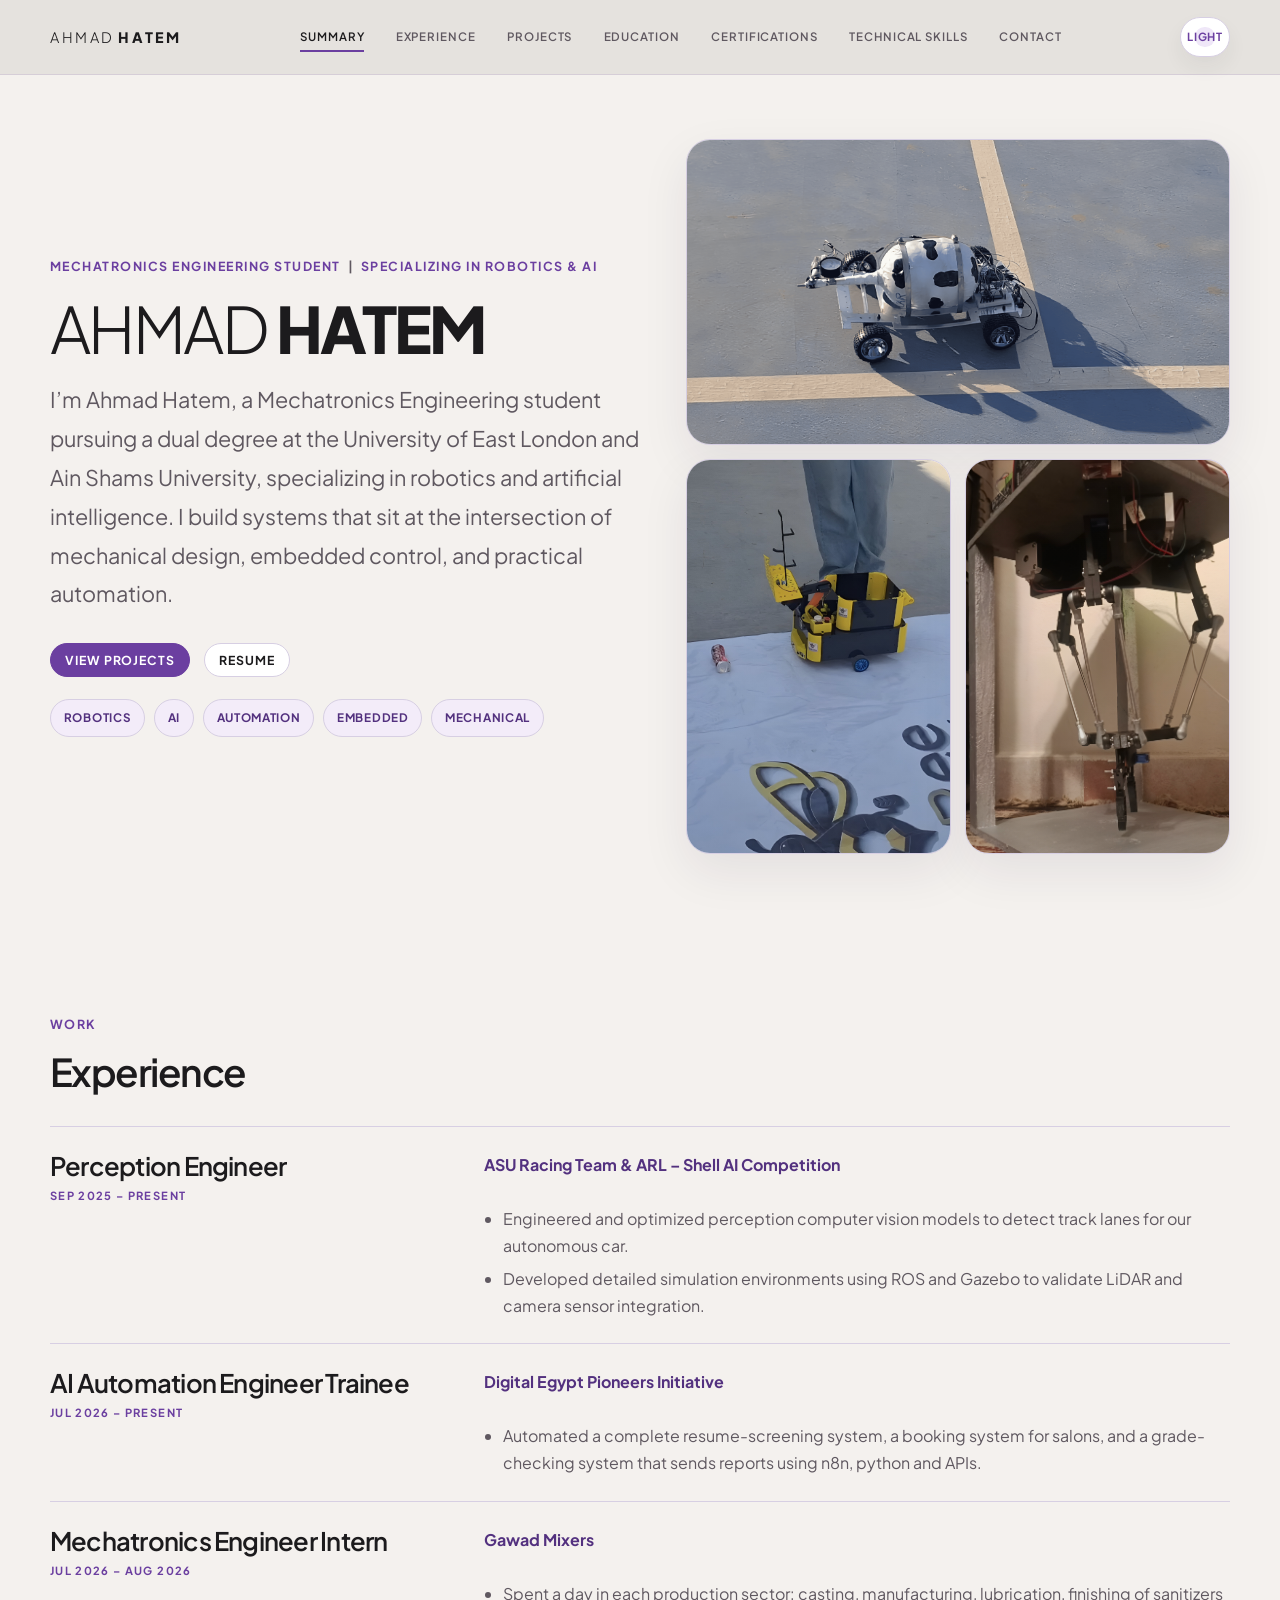
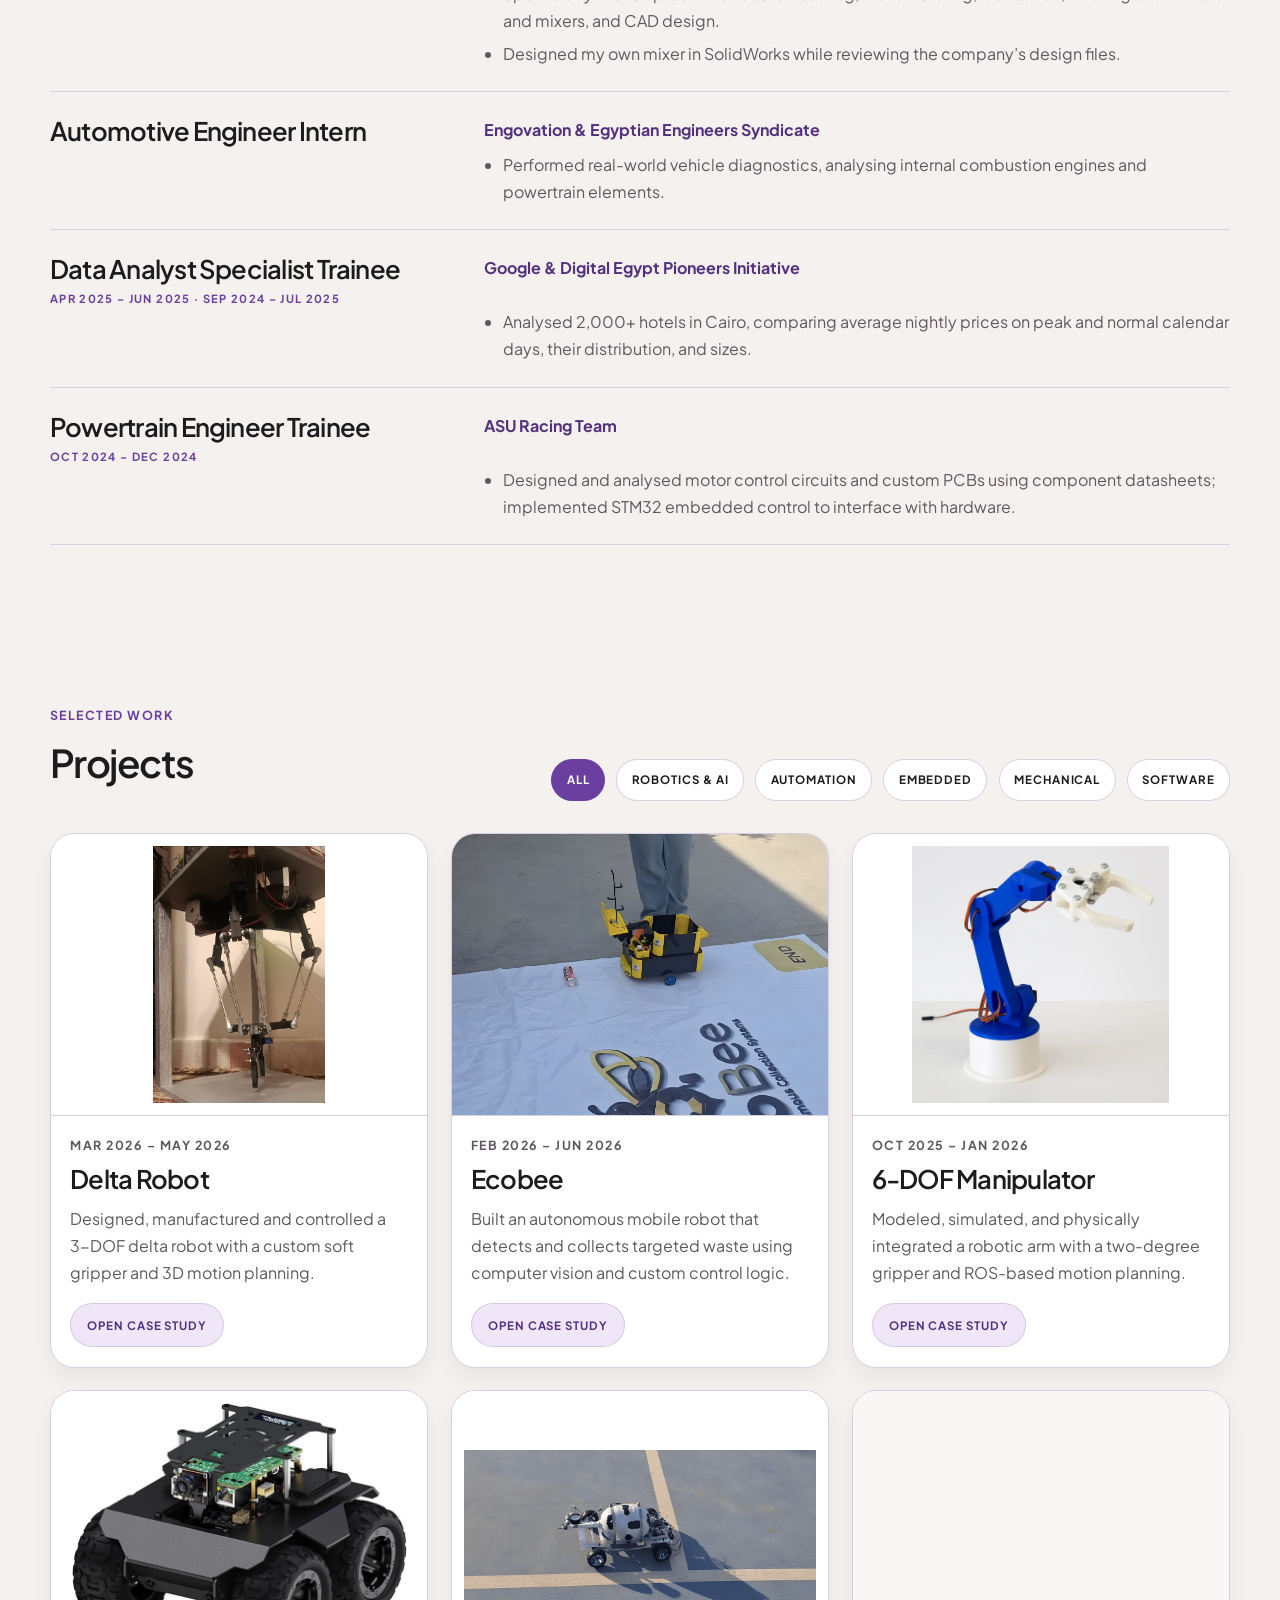
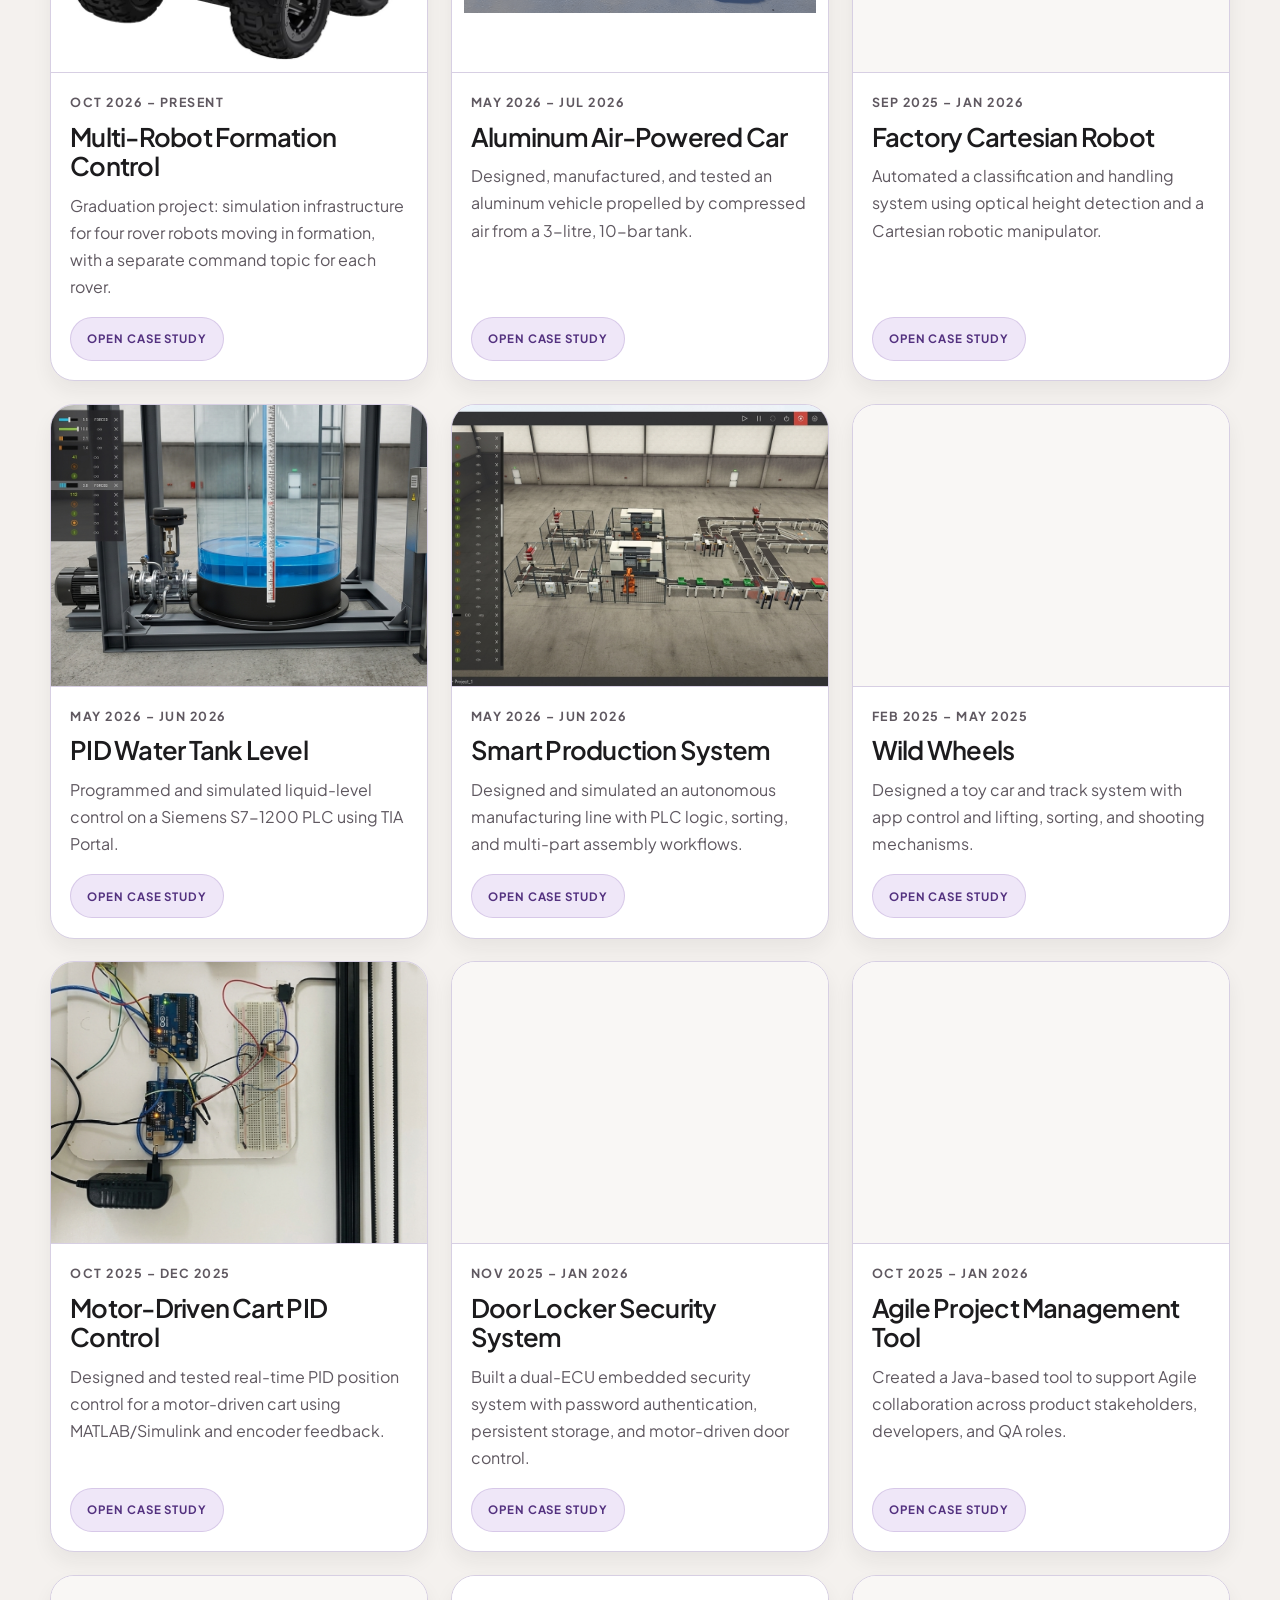
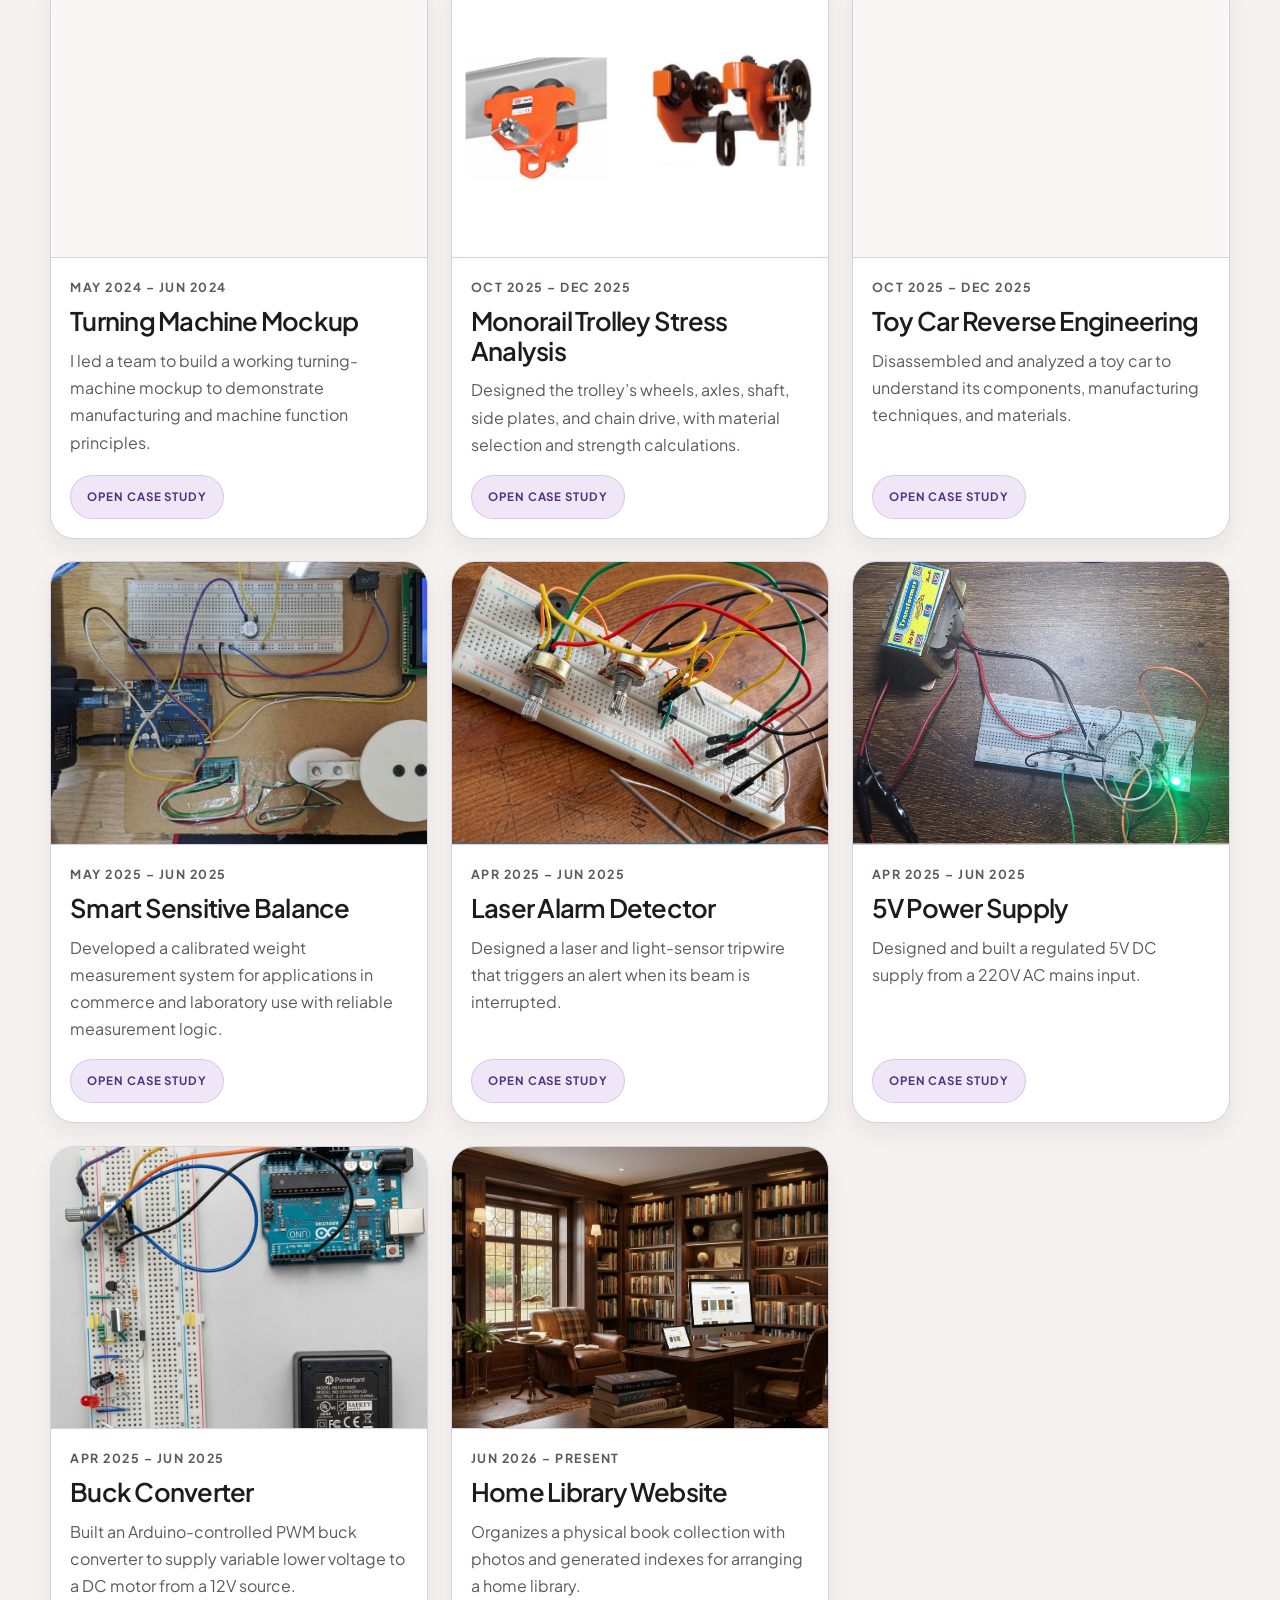
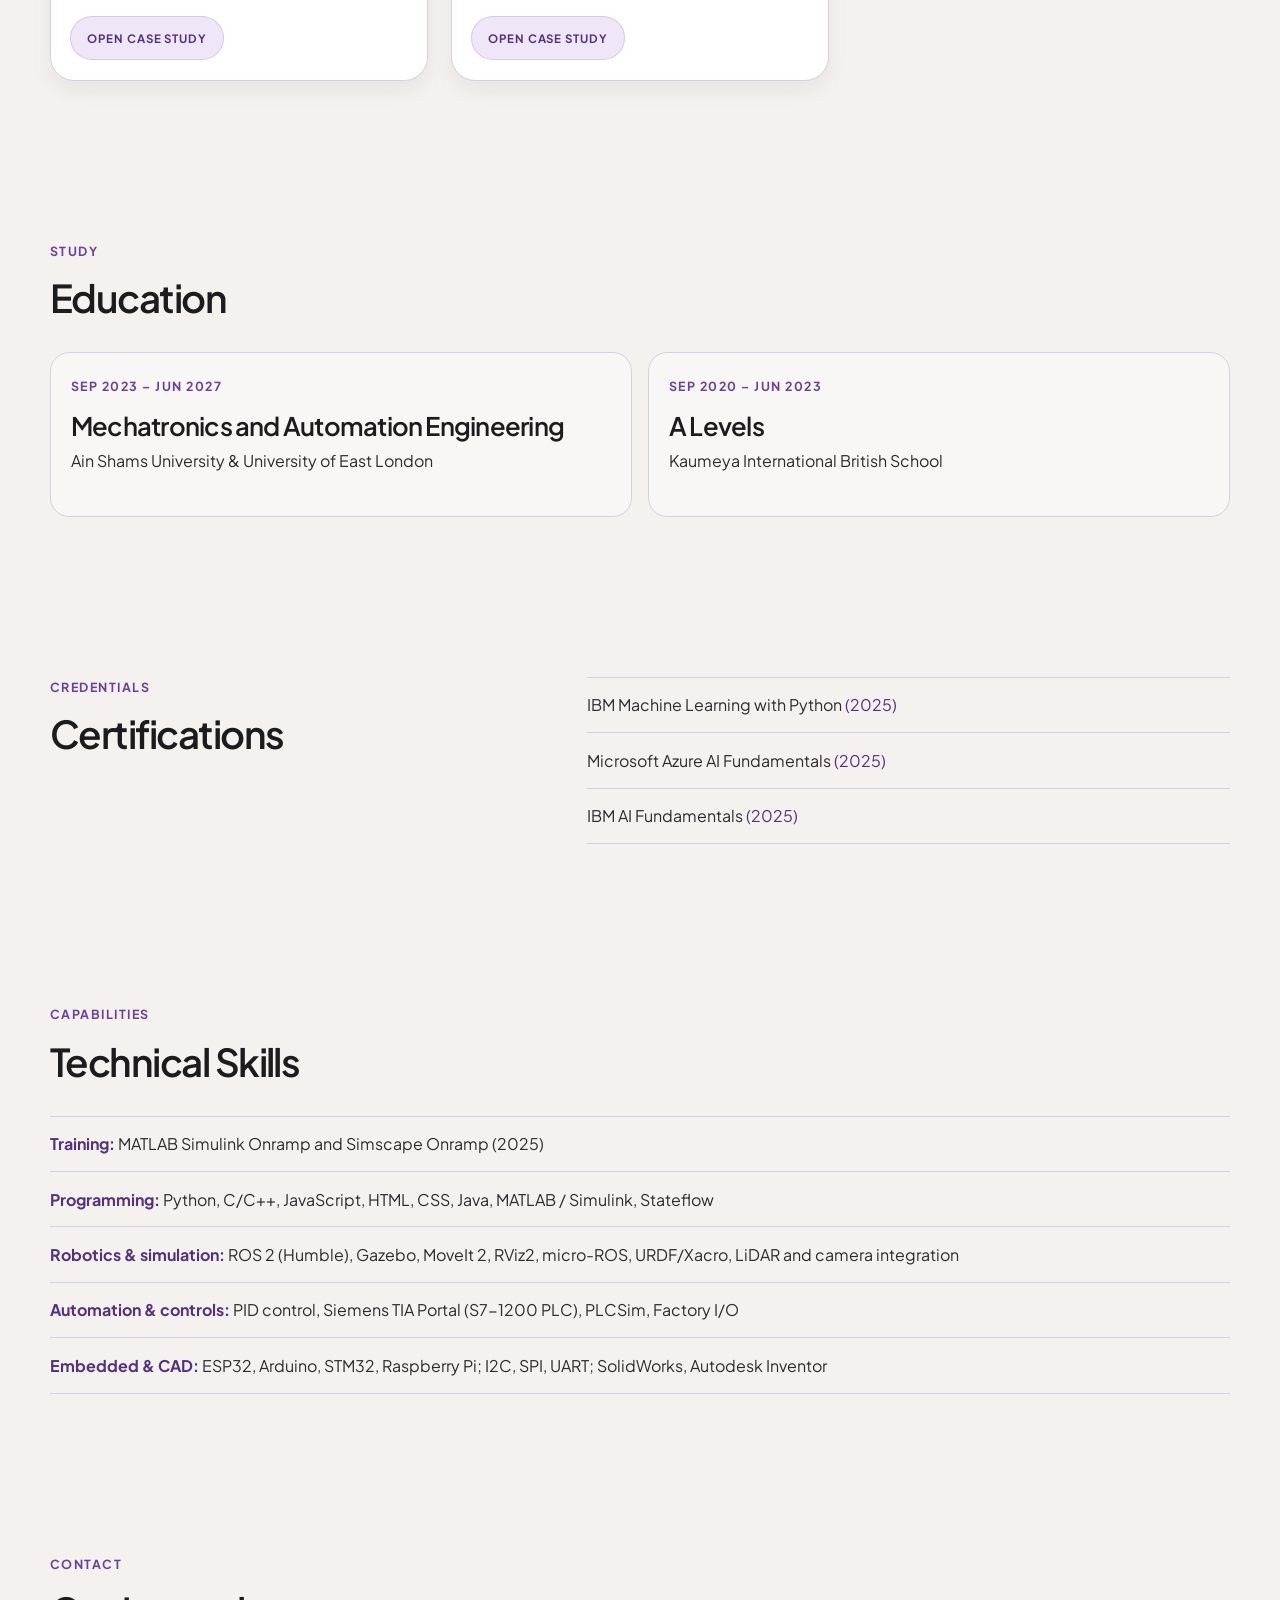
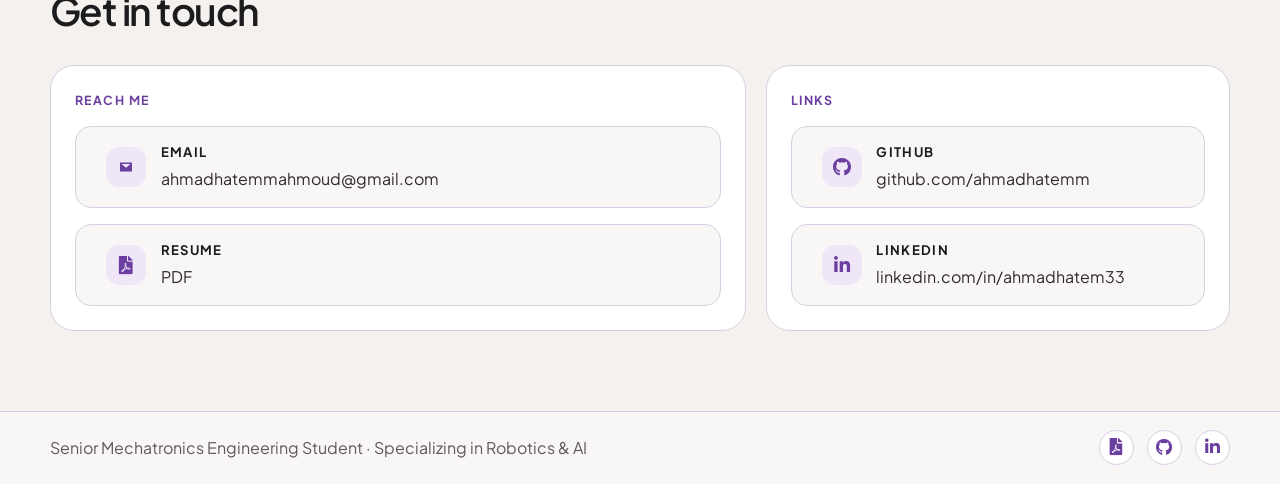
<file: index.html>
﻿<!DOCTYPE html>
<html lang="en">
  <head>
    <meta charset="UTF-8" />
    <meta name="viewport" content="width=device-width, initial-scale=1.0" />
    <meta
      name="description"
      content="Ahmad Hatem is a Mechatronics Engineering student focused on robotics, AI, automation, embedded systems, and mechanical design."
    />
    <title>Ahmad Hatem | Portfolio</title>
    <link rel="preconnect" href="https://fonts.googleapis.com" />
    <link rel="preconnect" href="https://fonts.gstatic.com" crossorigin />
    <link
      href="https://fonts.googleapis.com/css2?family=Plus+Jakarta+Sans:wght@300;400;500;600;700;800&display=swap"
      rel="stylesheet"
    />
    <link rel="icon" type="image/png" href="images/favicon.png" />
    <link rel="stylesheet" href="assets/css/fontawesome-all.min.css" />
    <link rel="stylesheet" href="assets/css/portfolio.css" />
    <script defer src="assets/js/portfolio.js"></script>
  </head>
  <body>
    <header class="topbar">
      <div class="container topbar-inner">
        <a href="#summary" class="brand" aria-label="Ahmad Hatem home">
          <span class="name-light">AHMAD</span>
          <span class="name-bold">HATEM</span>
        </a>

        <nav class="site-nav" aria-label="Main navigation">
          <a href="#summary">Summary</a>
          <a href="#experience">Experience</a>
          <a href="#projects">Projects</a>
          <a href="#education">Education</a>
          <a href="#certifications">Certifications</a>
          <a href="#skills">Technical Skills</a>
          <a href="#contact">Contact</a>
        </nav>

        <button class="theme-toggle" type="button" aria-label="Toggle light and dark mode" aria-pressed="false">
          <span class="toggle-indicator">Light</span>
        </button>
      </div>
    </header>

    <main class="page-shell">
      <section id="summary" class="section intro reveal">
        <div class="container intro-grid">
          <div class="intro-copy">
            <p class="eyebrow">Mechatronics Engineering Student <span class="specialty-divider">|</span> Specializing in Robotics &amp; AI</p>
            <h1>
              <span class="name-light">AHMAD</span>
              <span class="name-bold">HATEM</span>
            </h1>
            <p class="lede">
              I’m Ahmad Hatem, a Mechatronics Engineering student pursuing a dual degree at the University of East London and Ain Shams University, specializing in robotics and artificial intelligence. I build systems that sit at the intersection of mechanical design, embedded control, and practical automation.
            </p>

            <div class="cta-row">
              <a class="button primary" href="#projects">View projects</a>
              <a class="button" href="assets/Ahmad Hatem - Resume.pdf" target="_blank" rel="noopener noreferrer">Resume</a>
            </div>

            <ul class="quick-list" aria-label="Core focus areas">
              <li>Robotics</li>
              <li>AI</li>
              <li>Automation</li>
              <li>Embedded</li>
              <li>Mechanical</li>
            </ul>
          </div>

          <div class="hero-collage" aria-label="Engineering project imagery">
            <figure class="hero-card tall">
              <img src="images/Car Picture.png" alt="Aluminum air-powered car" class="car-feature" />
            </figure>
            <figure class="hero-card">
              <img src="images/Ecobee Picture.jpg" alt="Ecobee autonomous waste collection robot" />
            </figure>
            <figure class="hero-card">
              <img src="images/delta robot.png" alt="Delta robot project" />
            </figure>
          </div>
        </div>
      </section>

      <section id="experience" class="section reveal">
        <div class="container">
          <div class="section-header">
            <p class="section-kicker">Work</p>
            <h2>Experience</h2>
          </div>
          <div class="experience-list">
            <article class="experience-item">
              <div class="experience-heading">
                <h3>Perception Engineer</h3>
                <p class="timeline-meta">SEP 2025 – Present</p>
              </div>
              <p class="experience-employer">ASU Racing Team &amp; ARL – Shell AI Competition</p>
              <ul>
                <li>Engineered and optimized perception computer vision models to detect track lanes for our autonomous car.</li>
                <li>Developed detailed simulation environments using ROS and Gazebo to validate LiDAR and camera sensor integration.</li>
              </ul>
            </article>

            <article class="experience-item">
              <div class="experience-heading">
                <h3>AI Automation Engineer Trainee</h3>
                <p class="timeline-meta">JUL 2026 – Present</p>
              </div>
              <p class="experience-employer">Digital Egypt Pioneers Initiative</p>
              <ul>
                <li>Automated a complete resume-screening system, a booking system for salons, and a grade-checking system that sends reports using n8n, python and APIs.</li>
              </ul>
            </article>

            <article class="experience-item">
              <div class="experience-heading">
                <h3>Mechatronics Engineer Intern</h3>
                <p class="timeline-meta">JUL 2026 – AUG 2026</p>
              </div>
              <p class="experience-employer">Gawad Mixers</p>
              <ul>
                <li>Spent a day in each production sector: casting, manufacturing, lubrication, finishing of sanitizers and mixers, and CAD design.</li>
                <li>Designed my own mixer in SolidWorks while reviewing the company’s design files.</li>
              </ul>
            </article>

            <article class="experience-item">
              <div class="experience-heading">
                <h3>Automotive Engineer Intern</h3>
              </div>
              <p class="experience-employer">Engovation &amp; Egyptian Engineers Syndicate</p>
              <ul>
                <li>Performed real-world vehicle diagnostics, analysing internal combustion engines and powertrain elements.</li>
              </ul>
            </article>

            <article class="experience-item">
              <div class="experience-heading">
                <h3>Data Analyst Specialist Trainee</h3>
                <p class="timeline-meta">APR 2025 – JUN 2025 · SEP 2024 – JUL 2025</p>
              </div>
              <p class="experience-employer">Google &amp; Digital Egypt Pioneers Initiative</p>
              <ul>
                <li>Analysed 2,000+ hotels in Cairo, comparing average nightly prices on peak and normal calendar days, their distribution, and sizes.</li>
              </ul>
            </article>

            <article class="experience-item">
              <div class="experience-heading">
                <h3>Powertrain Engineer Trainee</h3>
                <p class="timeline-meta">OCT 2024 – DEC 2024</p>
              </div>
              <p class="experience-employer">ASU Racing Team</p>
              <ul>
                <li>Designed and analysed motor control circuits and custom PCBs using component datasheets; implemented STM32 embedded control to interface with hardware.</li>
              </ul>
            </article>
          </div>
        </div>
      </section>

      <section id="projects" class="section reveal">
        <div class="container">
          <div class="projects-header">
            <div>
              <p class="section-kicker">Selected work</p>
              <h2>Projects</h2>
            </div>

            <div class="filter-bar" aria-label="Project filters">
              <button class="filter-chip active" type="button" data-filter="all" aria-pressed="true">All</button>
              <button class="filter-chip" type="button" data-filter="robotics-ai" aria-pressed="false">Robotics &amp; AI</button>
              <button class="filter-chip" type="button" data-filter="automation" aria-pressed="false">Automation</button>
              <button class="filter-chip" type="button" data-filter="embedded" aria-pressed="false">Embedded</button>
              <button class="filter-chip" type="button" data-filter="mechanical" aria-pressed="false">Mechanical</button>
              <button class="filter-chip" type="button" data-filter="software" aria-pressed="false">Software</button>
            </div>
          </div>

          <div class="project-grid">
            <article class="project-card" data-category="robotics-ai" data-project="delta-robot">
              <div class="project-thumb project-thumb--contain">
                <img src="images/delta robot.png" alt="Delta Robot" loading="lazy" decoding="async" />
              </div>
              <div class="project-body">
                <p class="project-meta">MAR 2026 – MAY 2026</p>
                <h3>Delta Robot</h3>
                <p>Designed, manufactured and controlled a 3-DOF delta robot with a custom soft gripper and 3D motion planning.</p>
              </div>
              <div class="project-footer">
                <button type="button" class="project-link">Open case study</button>
              </div>
            </article>

            <article class="project-card" data-category="robotics-ai" data-project="ecobee">
              <div class="project-thumb">
                <img src="images/Ecobee Picture.jpg" alt="Ecobee waste collection robot" loading="lazy" decoding="async" />
              </div>
              <div class="project-body">
                <p class="project-meta">FEB 2026 – JUN 2026</p>
                <h3>Ecobee</h3>
                <p>Built an autonomous mobile robot that detects and collects targeted waste using computer vision and custom control logic.</p>
              </div>
              <div class="project-footer">
                <button type="button" class="project-link">Open case study</button>
              </div>
            </article>

            <article class="project-card" data-category="robotics-ai" data-project="robotic-arm">
              <div class="project-thumb project-thumb--contain">
                <img src="images/robotic_arm.png" alt="6-DOF robotic manipulator" loading="lazy" decoding="async" />
              </div>
              <div class="project-body">
                <p class="project-meta">OCT 2025 – JAN 2026</p>
                <h3>6-DOF Manipulator</h3>
                <p>Modeled, simulated, and physically integrated a robotic arm with a two-degree gripper and ROS-based motion planning.</p>
              </div>
              <div class="project-footer">
                <button type="button" class="project-link">Open case study</button>
              </div>
            </article>

            <article class="project-card" data-category="robotics-ai" data-project="formation-control">
              <div class="project-thumb project-thumb--contain">
                <img src="images/rasprover.jpg" alt="Raspberry Pi rover for the multi-robot formation control graduation project" loading="lazy" decoding="async" />
              </div>
              <div class="project-body">
                <p class="project-meta">OCT 2026 – PRESENT</p>
                <h3>Multi-Robot Formation Control</h3>
                <p>Graduation project: simulation infrastructure for four rover robots moving in formation, with a separate command topic for each rover.</p>
              </div>
              <div class="project-footer">
                <button type="button" class="project-link">Open case study</button>
              </div>
            </article>

            <article class="project-card" data-category="mechanical" data-project="aluminum-car">
              <div class="project-thumb project-thumb--contain">
                <img src="images/Car Picture.png" alt="Aluminum air-powered car" loading="lazy" decoding="async" />
              </div>
              <div class="project-body">
                <p class="project-meta">MAY 2026 – JUL 2026</p>
                <h3>Aluminum Air-Powered Car</h3>
                <p>Designed, manufactured, and tested an aluminum vehicle propelled by compressed air from a 3-litre, 10-bar tank.</p>
              </div>
              <div class="project-footer">
                <button type="button" class="project-link">Open case study</button>
              </div>
            </article>

            <article class="project-card" data-category="robotics-ai" data-project="factory-cartesian">
              <div class="project-thumb">
                <img src="images/design1.png" alt="Factory Cartesian robot sorting components" loading="lazy" decoding="async" />
              </div>
              <div class="project-body">
                <p class="project-meta">SEP 2025 – JAN 2026</p>
                <h3>Factory Cartesian Robot</h3>
                <p>Automated a classification and handling system using optical height detection and a Cartesian robotic manipulator.</p>
              </div>
              <div class="project-footer">
                <button type="button" class="project-link">Open case study</button>
              </div>
            </article>

            <article class="project-card" data-category="automation" data-project="pid-water-tank">
              <div class="project-thumb">
                <img src="images/automation.png" alt="PID-controlled water tank level system" loading="lazy" decoding="async" />
              </div>
              <div class="project-body">
                <p class="project-meta">MAY 2026 – JUN 2026</p>
                <h3>PID Water Tank Level</h3>
                <p>Programmed and simulated liquid-level control on a Siemens S7-1200 PLC using TIA Portal.</p>
              </div>
              <div class="project-footer">
                <button type="button" class="project-link">Open case study</button>
              </div>
            </article>

            <article class="project-card" data-category="automation" data-project="smart-production">
              <div class="project-thumb">
                <img src="images/auto2.png" alt="Smart production system" loading="lazy" decoding="async" />
              </div>
              <div class="project-body">
                <p class="project-meta">MAY 2026 – JUN 2026</p>
                <h3>Smart Production System</h3>
                <p>Designed and simulated an autonomous manufacturing line with PLC logic, sorting, and multi-part assembly workflows.</p>
              </div>
              <div class="project-footer">
                <button type="button" class="project-link">Open case study</button>
              </div>
            </article>

            <article class="project-card" data-category="robotics-ai" data-project="wild-wheels">
              <div class="project-thumb">
                <img src="images/wildwheels.jpg" alt="Wild Wheels interactive track toy" loading="lazy" decoding="async" />
              </div>
              <div class="project-body">
                <p class="project-meta">FEB 2025 – MAY 2025</p>
                <h3>Wild Wheels</h3>
                <p>Designed a toy car and track system with app control and lifting, sorting, and shooting mechanisms.</p>
              </div>
              <div class="project-footer">
                <button type="button" class="project-link">Open case study</button>
              </div>
            </article>

            <article class="project-card" data-category="automation" data-project="motor-cart">
              <div class="project-thumb">
                <img src="images/control.png" alt="Motor-driven cart PID control system" loading="lazy" decoding="async" />
              </div>
              <div class="project-body">
                <p class="project-meta">OCT 2025 – DEC 2025</p>
                <h3>Motor-Driven Cart PID Control</h3>
                <p>Designed and tested real-time PID position control for a motor-driven cart using MATLAB/Simulink and encoder feedback.</p>
              </div>
              <div class="project-footer">
                <button type="button" class="project-link">Open case study</button>
              </div>
            </article>

            <article class="project-card" data-category="embedded" data-project="door-locker">
              <div class="project-thumb">
                <img src="images/doorlock.jpg" alt="Door locker security system" loading="lazy" decoding="async" />
              </div>
              <div class="project-body">
                <p class="project-meta">NOV 2025 – JAN 2026</p>
                <h3>Door Locker Security System</h3>
                <p>Built a dual-ECU embedded security system with password authentication, persistent storage, and motor-driven door control.</p>
              </div>
              <div class="project-footer">
                <button type="button" class="project-link">Open case study</button>
              </div>
            </article>

            <article class="project-card" data-category="software" data-project="agile-tool">
              <div class="project-thumb">
                <img src="images/agiletool.png" alt="Agile project management Java tool" loading="lazy" decoding="async" />
              </div>
              <div class="project-body">
                <p class="project-meta">OCT 2025 – JAN 2026</p>
                <h3>Agile Project Management Tool</h3>
                <p>Created a Java-based tool to support Agile collaboration across product stakeholders, developers, and QA roles.</p>
              </div>
              <div class="project-footer">
                <button type="button" class="project-link">Open case study</button>
              </div>
            </article>

            <article class="project-card" data-category="mechanical" data-project="turning-machine">
              <div class="project-thumb">
                <img src="images/manufacturing.jpg" alt="Turning machine mockup" loading="lazy" decoding="async" />
              </div>
              <div class="project-body">
                <p class="project-meta">MAY 2024 – JUN 2024</p>
                <h3>Turning Machine Mockup</h3>
                <p>I led a team to build a working turning-machine mockup to demonstrate manufacturing and machine function principles.</p>
              </div>
              <div class="project-footer">
                <button type="button" class="project-link">Open case study</button>
              </div>
            </article>

            <article class="project-card" data-category="mechanical" data-project="monorail-trolley">
              <div class="project-thumb project-thumb--contain">
                <img src="images/construction1.png" alt="Geared overhead monorail trolley project" loading="lazy" decoding="async" />
              </div>
              <div class="project-body">
                <p class="project-meta">OCT 2025 – DEC 2025</p>
                <h3>Monorail Trolley Stress Analysis</h3>
                <p>Designed the trolley’s wheels, axles, shaft, side plates, and chain drive, with material selection and strength calculations.</p>
              </div>
              <div class="project-footer">
                <button type="button" class="project-link">Open case study</button>
              </div>
            </article>

            <article class="project-card" data-category="mechanical" data-project="toy-car">
              <div class="project-thumb">
                <img src="images/construction2.jpeg" alt="Reverse-engineered toy car components" loading="lazy" decoding="async" />
              </div>
              <div class="project-body">
                <p class="project-meta">OCT 2025 – DEC 2025</p>
                <h3>Toy Car Reverse Engineering</h3>
                <p>Disassembled and analyzed a toy car to understand its components, manufacturing techniques, and materials.</p>
              </div>
              <div class="project-footer">
                <button type="button" class="project-link">Open case study</button>
              </div>
            </article>

            <article class="project-card" data-category="embedded" data-project="smart-balance">
              <div class="project-thumb">
                <img src="images/smartbalance.jpeg" alt="Smart sensitive balance" loading="lazy" decoding="async" />
              </div>
              <div class="project-body">
                <p class="project-meta">MAY 2025 – JUN 2025</p>
                <h3>Smart Sensitive Balance</h3>
                <p>Developed a calibrated weight measurement system for applications in commerce and laboratory use with reliable measurement logic.</p>
              </div>
              <div class="project-footer">
                <button type="button" class="project-link">Open case study</button>
              </div>
            </article>

            <article class="project-card" data-category="embedded" data-project="laser-alarm">
              <div class="project-thumb">
                <img src="images/electronics.png" alt="Laser alarm detector circuit" loading="lazy" decoding="async" />
              </div>
              <div class="project-body">
                <p class="project-meta">APR 2025 – JUN 2025</p>
                <h3>Laser Alarm Detector</h3>
                <p>Designed a laser and light-sensor tripwire that triggers an alert when its beam is interrupted.</p>
              </div>
              <div class="project-footer">
                <button type="button" class="project-link">Open case study</button>
              </div>
            </article>

            <article class="project-card" data-category="embedded" data-project="power-supply">
              <div class="project-thumb">
                <img src="images/powersupply.png" alt="Regulated 5V power supply" loading="lazy" decoding="async" />
              </div>
              <div class="project-body">
                <p class="project-meta">APR 2025 – JUN 2025</p>
                <h3>5V Power Supply</h3>
                <p>Designed and built a regulated 5V DC supply from a 220V AC mains input.</p>
              </div>
              <div class="project-footer">
                <button type="button" class="project-link">Open case study</button>
              </div>
            </article>

            <article class="project-card" data-category="embedded" data-project="buck-converter">
              <div class="project-thumb">
                <img src="images/buckconverter.png" alt="PWM buck converter" loading="lazy" decoding="async" />
              </div>
              <div class="project-body">
                <p class="project-meta">APR 2025 – JUN 2025</p>
                <h3>Buck Converter</h3>
                <p>Built an Arduino-controlled PWM buck converter to supply variable lower voltage to a DC motor from a 12V source.</p>
              </div>
              <div class="project-footer">
                <button type="button" class="project-link">Open case study</button>
              </div>
            </article>

            <article class="project-card" data-category="software" data-project="home-library">
              <div class="project-thumb">
                <img src="images/homelibrary.png" alt="Home Library website" loading="lazy" decoding="async" />
              </div>
              <div class="project-body">
                <p class="project-meta">JUN 2026 – PRESENT</p>
                <h3>Home Library Website</h3>
                <p>Organizes a physical book collection with photos and generated indexes for arranging a home library.</p>
              </div>
              <div class="project-footer">
                <button type="button" class="project-link">Open case study</button>
              </div>
            </article>
          </div>
        </div>
      </section>

      <section id="education" class="section reveal">
        <div class="container">
          <div class="section-header">
            <p class="section-kicker">Study</p>
            <h2>Education</h2>
          </div>
          <div class="info-grid">
            <article class="info-card">
              <p class="meta-label">SEP 2023 – JUN 2027</p>
              <h3>Mechatronics and Automation Engineering</h3>
              <p>Ain Shams University &amp; University of East London</p>
            </article>
            <article class="info-card">
              <p class="meta-label">SEP 2020 – JUN 2023</p>
              <h3>A Levels</h3>
              <p>Kaumeya International British School</p>
            </article>
          </div>
        </div>
      </section>

      <section id="certifications" class="section reveal">
        <div class="container split-layout">
          <div class="section-copy">
            <div class="section-header">
              <p class="section-kicker">Credentials</p>
              <h2>Certifications</h2>
            </div>
          </div>

          <div class="certification-list">
            <p>IBM Machine Learning with Python <span>(2025)</span></p>
            <p>Microsoft Azure AI Fundamentals <span>(2025)</span></p>
            <p>IBM AI Fundamentals <span>(2025)</span></p>
          </div>
        </div>
      </section>

      <section id="skills" class="section reveal">
        <div class="container">
          <div class="section-header">
            <p class="section-kicker">Capabilities</p>
            <h2>Technical Skills</h2>
          </div>

          <div class="skills-resume">
            <p><strong>Training:</strong> MATLAB Simulink Onramp and Simscape Onramp (2025)</p>
            <p><strong>Programming:</strong> Python, C/C++, JavaScript, HTML, CSS, Java, MATLAB / Simulink, Stateflow</p>
            <p><strong>Robotics &amp; simulation:</strong> ROS 2 (Humble), Gazebo, MoveIt 2, RViz2, micro-ROS, URDF/Xacro, LiDAR and camera integration</p>
            <p><strong>Automation &amp; controls:</strong> PID control, Siemens TIA Portal (S7-1200 PLC), PLCSim, Factory I/O</p>
            <p><strong>Embedded &amp; CAD:</strong> ESP32, Arduino, STM32, Raspberry Pi; I2C, SPI, UART; SolidWorks, Autodesk Inventor</p>
          </div>
        </div>
      </section>

      <section id="contact" class="section reveal">
        <div class="container">
          <div class="section-header">
            <p class="section-kicker">Contact</p>
            <h2>Get in touch</h2>
          </div>

          <div class="contact-wrap">
            <div class="contact-panel">
              <p class="meta-label">Reach me</p>
              <ul class="contact-list">
                <li class="contact-item">
                  <span class="contact-icon" aria-hidden="true">
                    <svg width="18" height="18" viewBox="0 0 24 24" fill="none" xmlns="http://www.w3.org/2000/svg"><path d="M4 6H20V18H4V6ZM6 8L12 13L18 8H6Z" fill="currentColor"/></svg>
                  </span>
                  <span class="contact-copy">
                    <strong>Email</strong>
                    <a href="mailto:ahmadhatemmahmoud@gmail.com">ahmadhatemmahmoud@gmail.com</a>
                  </span>
                </li>

                <li class="contact-item">
                  <span class="contact-icon" aria-hidden="true">
                    <i class="fas fa-file-pdf" aria-hidden="true"></i>
                  </span>
                  <span class="contact-copy">
                    <strong>Resume</strong>
                    <a href="assets/Ahmad Hatem - Resume.pdf" target="_blank" rel="noopener noreferrer">PDF</a>
                  </span>
                </li>
              </ul>
            </div>

            <div class="contact-panel">
              <p class="meta-label">Links</p>
              <ul class="contact-list">
                <li class="contact-item">
                  <span class="contact-icon" aria-hidden="true">
                    <i class="fab fa-github" aria-hidden="true"></i>
                  </span>
                  <span class="contact-copy">
                    <strong>GitHub</strong>
                    <a href="https://github.com/ahmadhatemm" target="_blank" rel="noopener noreferrer">github.com/ahmadhatemm</a>
                  </span>
                </li>

                <li class="contact-item">
                  <span class="contact-icon" aria-hidden="true">
                    <i class="fab fa-linkedin-in" aria-hidden="true"></i>
                  </span>
                  <span class="contact-copy">
                    <strong>LinkedIn</strong>
                    <a href="https://linkedin.com/in/ahmadhatem33" target="_blank" rel="noopener noreferrer">linkedin.com/in/ahmadhatem33</a>
                  </span>
                </li>
              </ul>
            </div>
          </div>
        </div>
      </section>
    </main>

    <footer class="site-footer">
      <div class="container footer-inner">
        <p>Senior Mechatronics Engineering Student · Specializing in Robotics &amp; AI</p>
        <div class="footer-links" aria-label="Social links">
          <a href="assets/Ahmad Hatem - Resume.pdf" target="_blank" rel="noopener noreferrer" aria-label="Open resume PDF">
            <i class="fas fa-file-pdf" aria-hidden="true"></i>
          </a>
          <a href="https://github.com/ahmadhatemm" target="_blank" rel="noopener noreferrer" aria-label="GitHub">
          <i class="fab fa-github" aria-hidden="true"></i>
          </a>
          <a href="https://linkedin.com/in/ahmadhatem33" target="_blank" rel="noopener noreferrer" aria-label="LinkedIn">
            <i class="fab fa-linkedin-in" aria-hidden="true"></i>
          </a>
        </div>
      </div>
    </footer>

    <div class="modal-backdrop" hidden>
      <div class="modal-panel" role="dialog" aria-modal="true" aria-labelledby="project-modal-title">
        <button class="modal-close" type="button" aria-label="Close project details">×</button>
        <div class="modal-grid">
          <div class="modal-media" aria-live="polite"></div>

          <div class="modal-content">
            <div class="modal-meta">
              <span id="project-date">Project date</span>
            </div>
            <p class="section-kicker">Project details</p>
            <h3 id="project-modal-title">Project title</h3>
            <p id="project-summary">Summary</p>

            <div class="modal-links">
              <a id="project-video" href="#" target="_blank" rel="noopener noreferrer" hidden>Video</a>
              <span id="project-reports" class="project-reports"></span>
            </div>

            <div>
              <p class="meta-label">Stack</p>
              <div id="project-stack" class="modal-meta"></div>
            </div>

            <div>
              <p class="meta-label">What I built</p>
              <p id="project-built">Project description.</p>
            </div>
          </div>
        </div>
      </div>
    </div>
  </body>
</html>
</file>
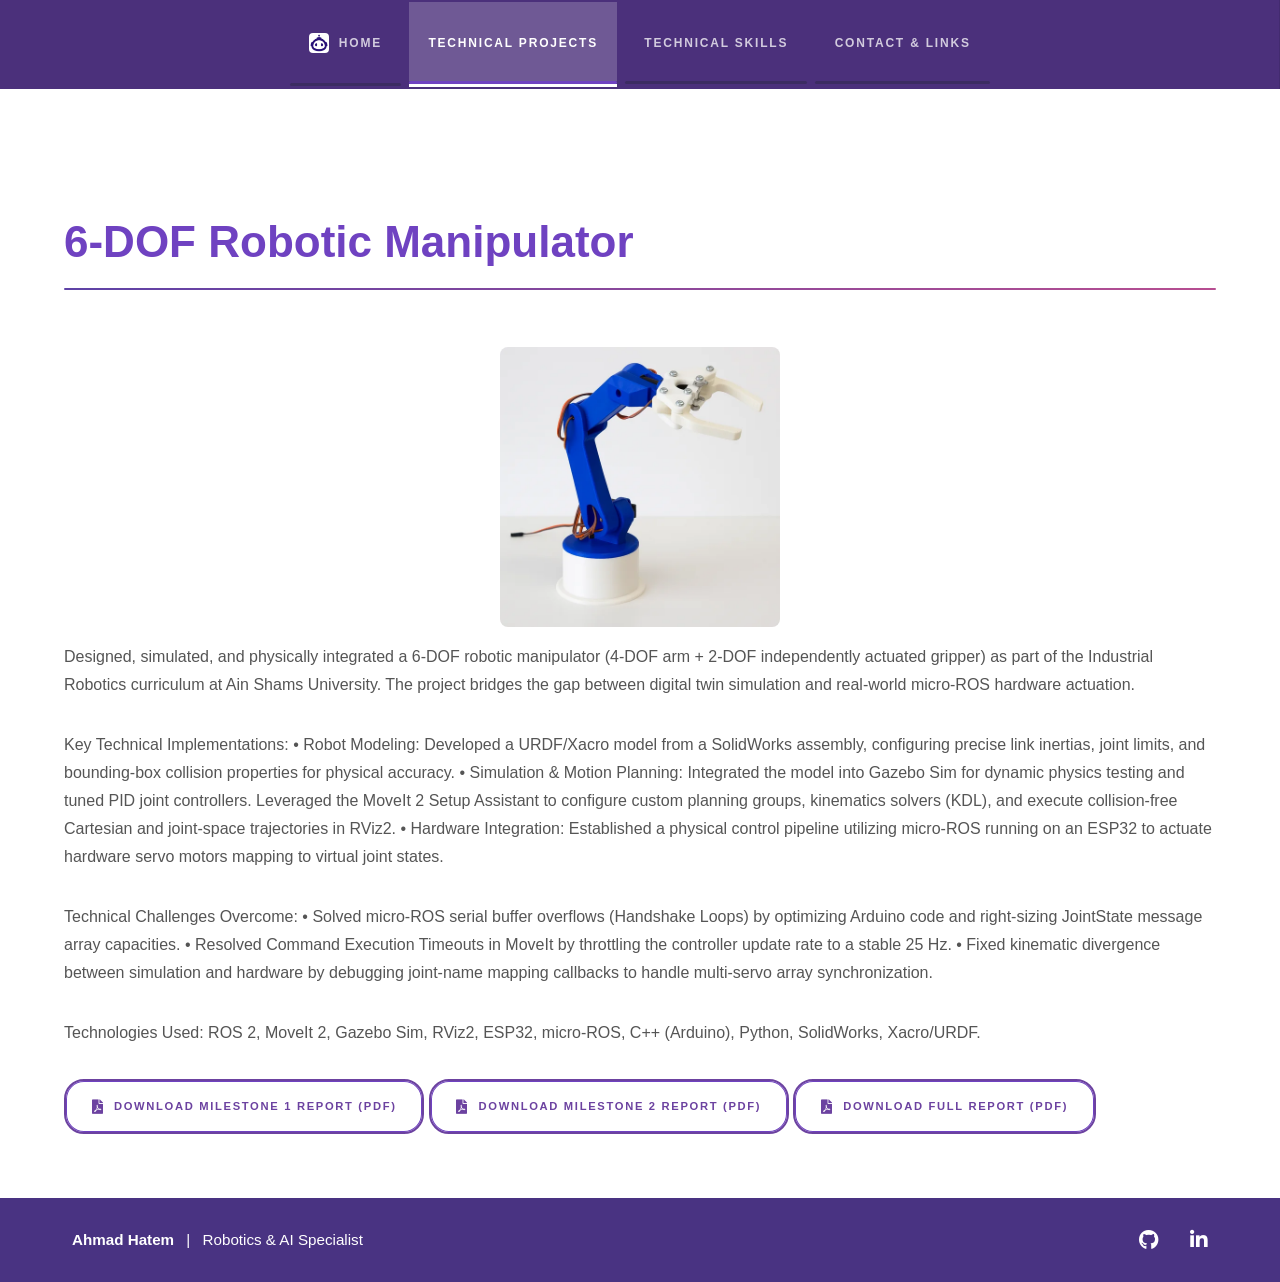
<file: 6dof_robotics_arm.html>
<!DOCTYPE HTML>

<html>
	<head>
		<title>6-DOF Robotic Manipulator</title>
		<meta charset="utf-8" />
		<meta name="viewport" content="width=device-width, initial-scale=1, user-scalable=no" />
		<link rel="stylesheet" href="assets/css/main.css" />
		<noscript><link rel="stylesheet" href="assets/css/noscript.css" /></noscript>
	</head>
	<body class="is-preload">
<section id="sidebar">
			
			<div class="inner">
				<nav>
					
					<ul>
    <li>
        <a href="index.html	#intro" class="nav-home-button">
            <img src="images/favicon.png" alt="Logo" class="nav-logo"> 
            <span>Home</span>
        </a>
    </li>
    <li><a href="index.html#one" class="active">Technical Projects</a></li>
    <li><a href="#two">Technical Skills</a></li>
    <li><a href="#three">Contact & Links</a></li>
</ul>
				</nav>
			</div>
		</section>
		

		<!-- Wrapper -->
			<div id="wrapper">

				<!-- Main -->
					<section id="main" class="wrapper">
						<div class="inner">
							<h1 class="major">6-DOF Robotic Manipulator</h1>
                            <div class="project-image-container" style="max-height: 280px; overflow: hidden; display: flex; justify-content: center; align-items: center; background: transparent;">
    <img src="images/robotic_arm.png" alt="6-DOF Manipulator Simulation Analysis" style="max-height: 280px; width: auto; object-fit: contain;">
</div>
<!-- <video autoplay loop muted playsinline style="width: 100%; height: 450px; object-fit: cover; border-radius: 12px;">
    <source src="" type="video/mp4">
    Your browser does not support the video tag.
</video></!-->		<p>Designed, simulated, and physically integrated a 6-DOF robotic manipulator (4-DOF arm + 2-DOF independently actuated gripper) as part of the Industrial Robotics curriculum at Ain Shams University. The project bridges the gap between digital twin simulation and real-world micro-ROS hardware actuation.
</p><p>
 Key Technical Implementations:
• Robot Modeling: Developed a URDF/Xacro model from a SolidWorks assembly, configuring precise link inertias, joint limits, and bounding-box collision properties for physical accuracy.
• Simulation & Motion Planning: Integrated the model into Gazebo Sim for dynamic physics testing and tuned PID joint controllers. Leveraged the MoveIt 2 Setup Assistant to configure custom planning groups, kinematics solvers (KDL), and execute collision-free Cartesian and joint-space trajectories in RViz2.
• Hardware Integration: Established a physical control pipeline utilizing micro-ROS running on an ESP32 to actuate hardware servo motors mapping to virtual joint states.
</p><p>
Technical Challenges Overcome:
• Solved micro-ROS serial buffer overflows (Handshake Loops) by optimizing Arduino code and right-sizing JointState message array capacities.
• Resolved Command Execution Timeouts in MoveIt by throttling the controller update rate to a stable 25 Hz.
• Fixed kinematic divergence between simulation and hardware by debugging joint-name mapping callbacks to handle multi-servo array synchronization.
</p><p>
Technologies Used: ROS 2, MoveIt 2, Gazebo Sim, RViz2, ESP32, micro-ROS, C++ (Arduino), Python, SolidWorks, Xacro/URDF.</p><div class="report-download-container" style="margin: 2rem 0;">
    <a href="assets\reports\Industrial Robotics - Milestone1 Submission.pdf" download class="button report-btn">
        <i class="icon solid fa-file-pdf"></i> Download Milestone 1 Report (PDF)
    </a>
    <a href="assets\reports\Industrial Robotics - Milestone 2.pdf" download class="button report-btn">
        <i class="icon solid fa-file-pdf"></i> Download Milestone 2 Report (PDF)
    </a>
    <a href="assets\reports\Delta Robot Project_Report.pdf" download class="button report-btn">
        <i class="icon solid fa-file-pdf"></i> Download Full Report (PDF)
    </a>
</div>
						</div>
					</section>
					<!-- Downloadable Report Section -->


			</div>

		<footer id="footer" style="background-color: #493382; padding: 1.5rem 0; width: 100%;">
    <div style="max-width: 1200px; margin: 0 auto; padding: 0 2rem; display: flex; justify-content: space-between; align-items: center;">
        
        <!-- Left Side: Name and Title -->
        <p style="margin: 0; font-size: 0.95rem; font-family: inherit;">
            <strong style="color: #ffffff; font-weight: 600;">Ahmad Hatem</strong> 
            <span style="color: #ffffff; margin: 0 0.5rem;">|</span> 
            <span style="color: #ffffff;">Robotics & AI Specialist</span></p>

        <!-- Right Side: GitHub & LinkedIn Icons -->
        <ul class="icons" style="display: flex; gap: 1.25rem; list-style: none; margin: 0; padding: 0; align-items: center;">
            <li>
                <a href="https://github.com/ahmadhatemm" class="icon brands fa-github" target="_blank" rel="noopener noreferrer" style="color: #ffffff; font-size: 1.25rem; text-decoration: none;">
                    <span class="label">GitHub</span>
                </a>
            </li>
            <li>
                <a href="https://linkedin.com/in/ahmadhatem33" class="icon brands fa-linkedin-in" target="_blank" rel="noopener noreferrer" style="color: #ffffff; font-size: 1.25rem; text-decoration: none;">
                    <span class="label">LinkedIn</span>
                </a>
            </li>
        </ul>

    </div>
</footer>

		<!-- Scripts -->
			<script src="assets/js/jquery.min.js"></script>
			<script src="assets/js/jquery.scrollex.min.js"></script>
			<script src="assets/js/jquery.scrolly.min.js"></script>
			<script src="assets/js/browser.min.js"></script>
			<script src="assets/js/breakpoints.min.js"></script>
			<script src="assets/js/util.js"></script>
			<script src="assets/js/main.js"></script>

	</body>
</html>
</file>
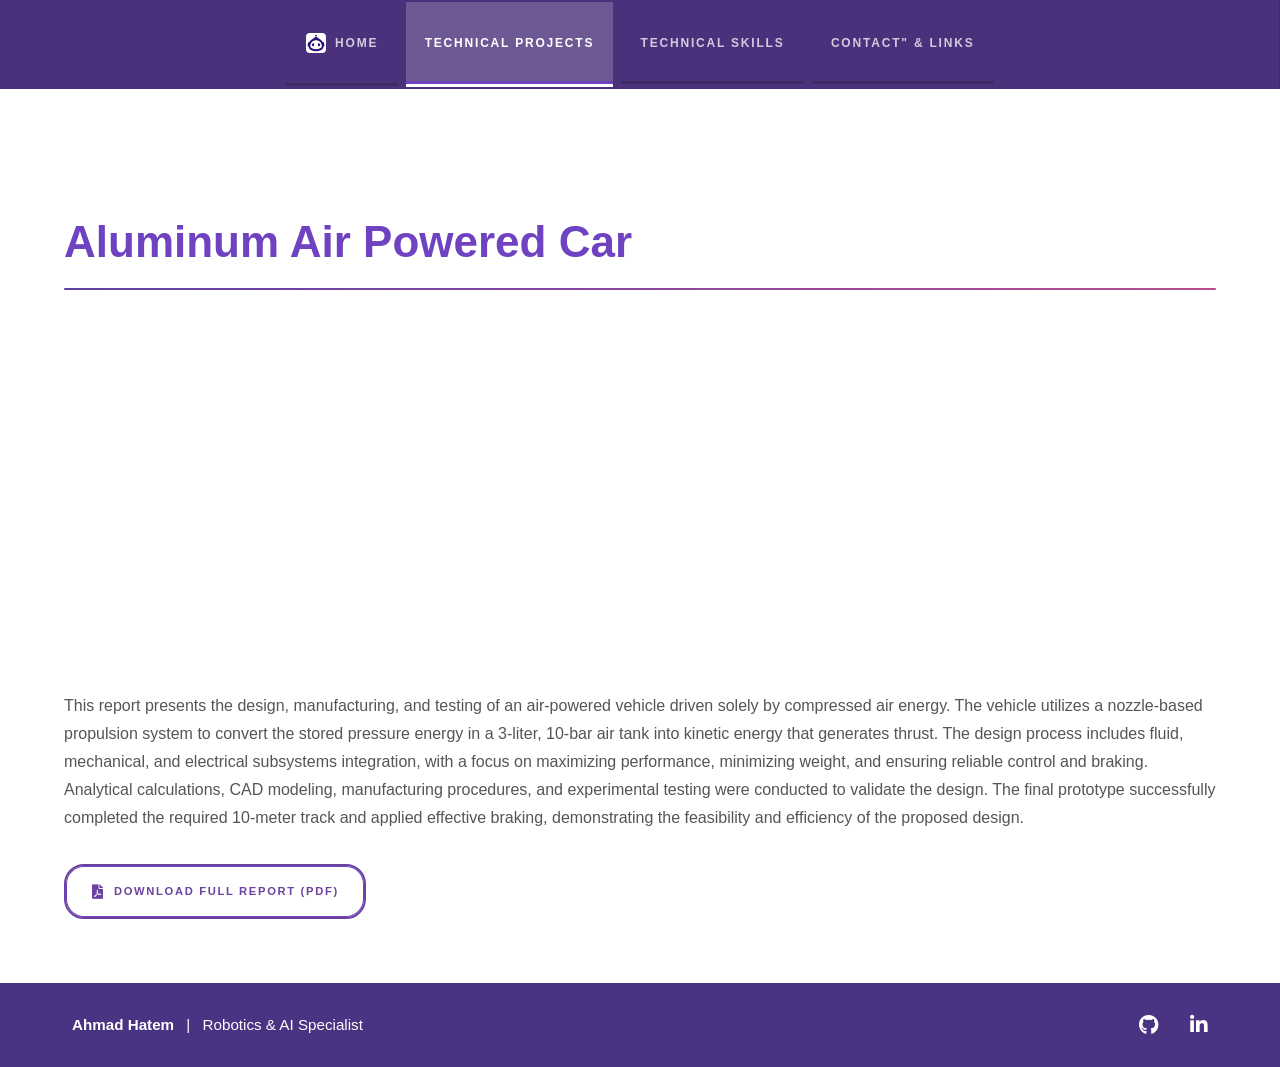
<file: aluminum_car.html>
<!DOCTYPE HTML>

<html>
	<head>
		<title>Aluminum Air Powered Car Project</title>
		<meta charset="utf-8" />
		<meta name="viewport" content="width=device-width, initial-scale=1, user-scalable=no" />
		<link rel="stylesheet" href="assets/css/main.css" />
		<noscript><link rel="stylesheet" href="assets/css/noscript.css" /></noscript>
	</head>
	<body class="is-preload">
<section id="sidebar">
			
			<div class="inner">
				<nav>
					
					<ul>
    <li>
        <a href="index.html	#intro" class="nav-home-button">
            <img src="images/favicon.png" alt="Logo" class="nav-logo"> 
            <span>Home</span>
        </a>
    </li>
    <li><a href="index.html#one" class="active">Technical Projects</a></li>
    <li><a href="#two">Technical Skills</a></li>
    <li><a href="#three">Contact" & Links</a></li>
</ul>
				</nav>
			</div>
		</section>
		

		<!-- Wrapper -->
			<div id="wrapper">

				<!-- Main -->
					<section id="main" class="wrapper">
						<div class="inner">
							<h1 class="major">Aluminum Air Powered Car</h1>
							<video autoplay loop muted playsinline width="100%">
  <source src="Videos/20260624_183305.mp4" type="video/mp4">
  Your browser does not support the video tag.
</video>
							<p>This report presents the design, manufacturing, and testing of an air-powered vehicle driven solely by 
compressed air energy. The vehicle utilizes a nozzle-based propulsion system to convert the stored pressure 
energy in a 3-liter, 10-bar air tank into kinetic energy that generates thrust. The design process includes fluid, 
mechanical, and electrical subsystems integration, with a focus on maximizing performance, minimizing 
weight, and ensuring reliable control and braking. Analytical calculations, CAD modeling, manufacturing 
procedures, and experimental testing were conducted to validate the design. The final prototype successfully 
completed the required 10-meter track and applied effective braking, demonstrating the feasibility and 
efficiency of the proposed design. </p><div class="report-download-container" style="margin: 2rem 0;">
    <a href="assets\reports\Machine Element Project Report.pdf" download class="button report-btn">
        <i class="icon solid fa-file-pdf"></i> Download Full Report (PDF)
    </a>
</div>
						</div>
					</section>
					<!-- Downloadable Report Section -->


			</div>

		<footer id="footer" style="background-color: #493382; padding: 1.5rem 0; width: 100%;">
    <div style="max-width: 1200px; margin: 0 auto; padding: 0 2rem; display: flex; justify-content: space-between; align-items: center;">
        
        <!-- Left Side: Name and Title -->
        <p style="margin: 0; font-size: 0.95rem; font-family: inherit;">
            <strong style="color: #ffffff; font-weight: 600;">Ahmad Hatem</strong> 
            <span style="color: #ffffff; margin: 0 0.5rem;">|</span> 
            <span style="color: #ffffff;">Robotics & AI Specialist</span></p>

        <!-- Right Side: GitHub & LinkedIn Icons -->
        <ul class="icons" style="display: flex; gap: 1.25rem; list-style: none; margin: 0; padding: 0; align-items: center;">
            <li>
                <a href="https://github.com/ahmadhatemm" class="icon brands fa-github" target="_blank" rel="noopener noreferrer" style="color: #ffffff; font-size: 1.25rem; text-decoration: none;">
                    <span class="label">GitHub</span>
                </a>
            </li>
            <li>
                <a href="https://linkedin.com/in/ahmadhatem33" class="icon brands fa-linkedin-in" target="_blank" rel="noopener noreferrer" style="color: #ffffff; font-size: 1.25rem; text-decoration: none;">
                    <span class="label">LinkedIn</span>
                </a>
            </li>
        </ul>

    </div>
</footer>
		<!-- Scripts -->
			<script src="assets/js/jquery.min.js"></script>
			<script src="assets/js/jquery.scrollex.min.js"></script>
			<script src="assets/js/jquery.scrolly.min.js"></script>
			<script src="assets/js/browser.min.js"></script>
			<script src="assets/js/breakpoints.min.js"></script>
			<script src="assets/js/util.js"></script>
			<script src="assets/js/main.js"></script>

	</body>
</html>
</file>
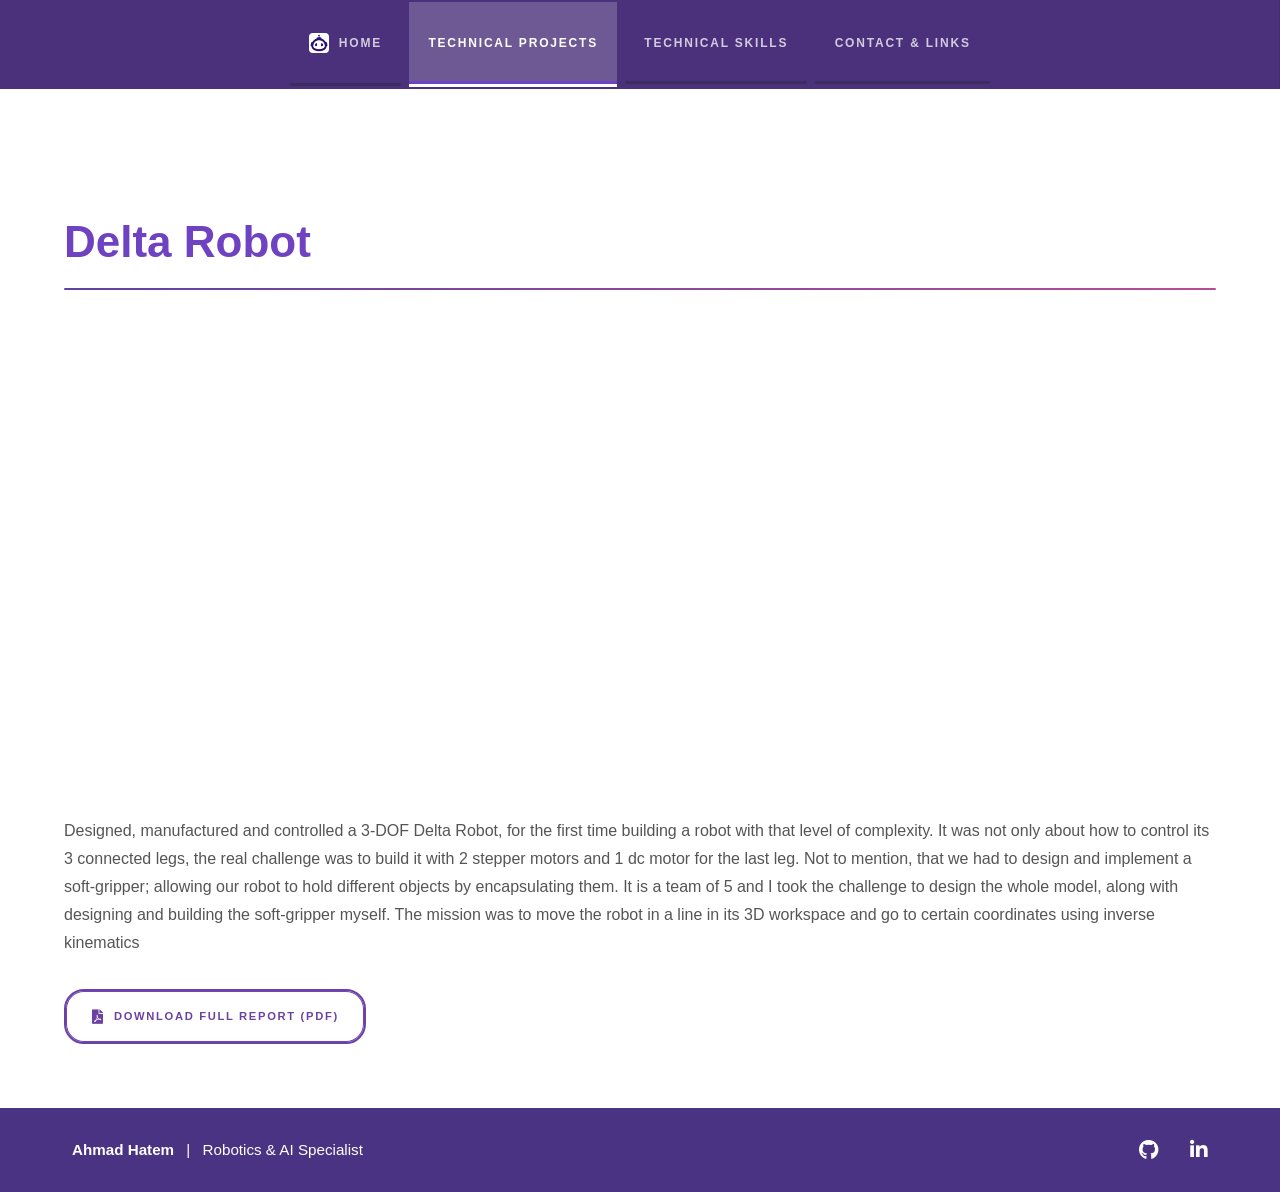
<file: delta_robot.html>
<!DOCTYPE HTML>

<html>
	<head>
		<title>Delta Robot Project</title>
		<meta charset="utf-8" />
		<meta name="viewport" content="width=device-width, initial-scale=1, user-scalable=no" />
		<link rel="stylesheet" href="assets/css/main.css" />
		<noscript><link rel="stylesheet" href="assets/css/noscript.css" /></noscript>
	</head>
	<body class="is-preload">
<section id="sidebar">
			
			<div class="inner">
				<nav>
					
					<ul>
    <li>
        <a href="index.html	#intro" class="nav-home-button">
            <img src="images/favicon.png" alt="Logo" class="nav-logo"> 
            <span>Home</span>
        </a>
    </li>
    <li><a href="index.html#one" class="active">Technical Projects</a></li>
    <li><a href="#two">Technical Skills</a></li>
    <li><a href="#three">Contact & Links</a></li>
</ul>
				</nav>
			</div>
		</section>
		

		<!-- Wrapper -->
			<div id="wrapper">

				<!-- Main -->
					<section id="main" class="wrapper">
						<div class="inner">
							<h1 class="major">Delta Robot</h1>
<video autoplay loop muted playsinline style="width: 100%; height: 450px; object-fit: cover; border-radius: 12px;">
    <source src="Videos\Delta Robot Project Video.mp4" type="video/mp4">
    Your browser does not support the video tag.
</video>			<p>Designed, manufactured and controlled a 3-DOF Delta Robot, for the first time building a robot with that level of complexity. It was not only about how to control its 3 connected legs, the real challenge was to build it with 2 stepper motors and 1 dc motor for the last leg. Not to mention, that we had to design and implement a soft-gripper; allowing our robot to hold different objects by encapsulating them. It is a team of 5 and I took the challenge to design the whole model, along with designing and building the soft-gripper myself. The mission was to move the robot in a line in its 3D workspace and go to certain coordinates using inverse kinematics</p><div class="report-download-container" style="margin: 2rem 0;">
    <a href="assets\reports\Delta Robot Project_Report.pdf" download class="button report-btn">
        <i class="icon solid fa-file-pdf"></i> Download Full Report (PDF)
    </a>
</div>
						</div>
					</section>
					<!-- Downloadable Report Section -->


			</div>

		<footer id="footer" style="background-color: #493382; padding: 1.5rem 0; width: 100%;">
    <div style="max-width: 1200px; margin: 0 auto; padding: 0 2rem; display: flex; justify-content: space-between; align-items: center;">
        
        <!-- Left Side: Name and Title -->
        <p style="margin: 0; font-size: 0.95rem; font-family: inherit;">
            <strong style="color: #ffffff; font-weight: 600;">Ahmad Hatem</strong> 
            <span style="color: #ffffff; margin: 0 0.5rem;">|</span> 
            <span style="color: #ffffff;">Robotics & AI Specialist</span></p>

        <!-- Right Side: GitHub & LinkedIn Icons -->
        <ul class="icons" style="display: flex; gap: 1.25rem; list-style: none; margin: 0; padding: 0; align-items: center;">
            <li>
                <a href="https://github.com/ahmadhatemm" class="icon brands fa-github" target="_blank" rel="noopener noreferrer" style="color: #ffffff; font-size: 1.25rem; text-decoration: none;">
                    <span class="label">GitHub</span>
                </a>
            </li>
            <li>
                <a href="https://linkedin.com/in/ahmadhatem33" class="icon brands fa-linkedin-in" target="_blank" rel="noopener noreferrer" style="color: #ffffff; font-size: 1.25rem; text-decoration: none;">
                    <span class="label">LinkedIn</span>
                </a>
            </li>
        </ul>

    </div>
</footer>

		<!-- Scripts -->
			<script src="assets/js/jquery.min.js"></script>
			<script src="assets/js/jquery.scrollex.min.js"></script>
			<script src="assets/js/jquery.scrolly.min.js"></script>
			<script src="assets/js/browser.min.js"></script>
			<script src="assets/js/breakpoints.min.js"></script>
			<script src="assets/js/util.js"></script>
			<script src="assets/js/main.js"></script>

	</body>
</html>
</file>
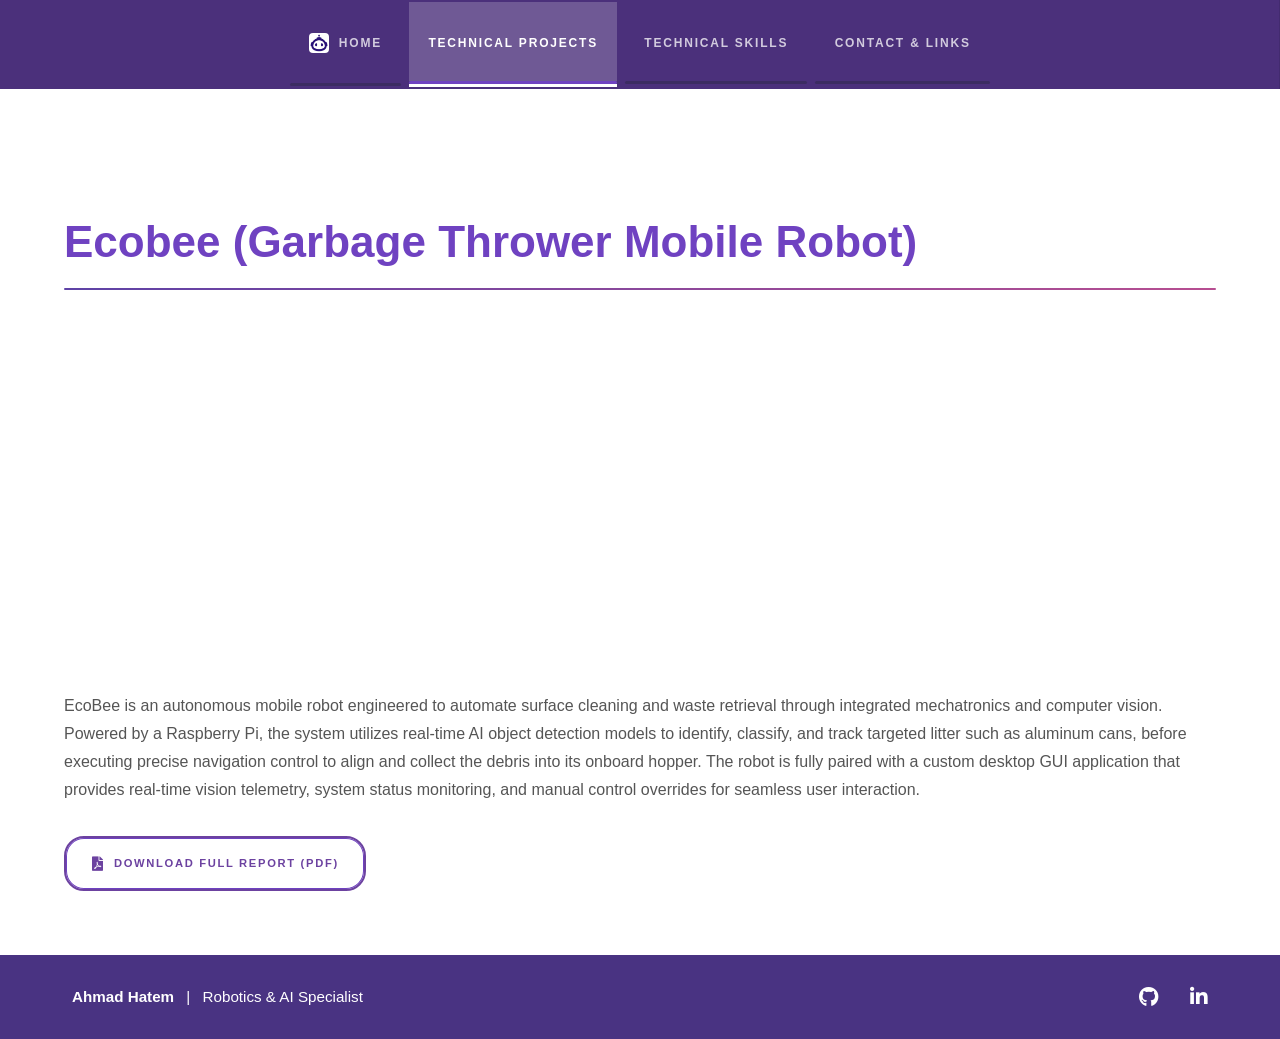
<file: ecobee.html>
<!DOCTYPE HTML>

<html>
	<head>
		<title>Ecobee Project</title>
		<meta charset="utf-8" />
		<meta name="viewport" content="width=device-width, initial-scale=1, user-scalable=no" />
		<link rel="stylesheet" href="assets/css/main.css" />
		<noscript><link rel="stylesheet" href="assets/css/noscript.css" /></noscript>
	</head>
	<body class="is-preload">
<section id="sidebar">
			
			<div class="inner">
				<nav>
					
					<ul>
    <li>
        <a href="index.html	#intro" class="nav-home-button">
            <img src="images/favicon.png" alt="Logo" class="nav-logo"> 
            <span>Home</span>
        </a>
    </li>
    <li><a href="index.html#one" class="active">Technical Projects</a></li>
    <li><a href="#two">Technical Skills</a></li>
    <li><a href="#three">Contact & Links</a></li>
</ul>
				</nav>
			</div>
		</section>
		

		<!-- Wrapper -->
			<div id="wrapper">

				<!-- Main -->
					<section id="main" class="wrapper">
						<div class="inner">
							<h1 class="major"> Ecobee (Garbage Thrower Mobile Robot)</h1>
<video autoplay loop muted playsinline width="100%">
  <source src="Videos/Ecobee Video.mp4" type="video/mp4">
  Your browser does not support the video tag.
</video>							<p>EcoBee is an autonomous mobile robot engineered to automate surface cleaning and waste retrieval through integrated mechatronics and computer vision. Powered by a Raspberry Pi, the system utilizes real-time AI object detection models to identify, classify, and track targeted litter such as aluminum cans, before executing precise navigation control to align and collect the debris into its onboard hopper. The robot is fully paired with a custom desktop GUI application that provides real-time vision telemetry, system status monitoring, and manual control overrides for seamless user interaction.</p><div class="report-download-container" style="margin: 2rem 0;">
    <a href="assets\reports\Design 2 Report.pdf" download class="button report-btn">
        <i class="icon solid fa-file-pdf"></i> Download Full Report (PDF)
    </a>
</div>
						</div>
					</section>
					<!-- Downloadable Report Section -->


			</div>

		<footer id="footer" style="background-color: #493382; padding: 1.5rem 0; width: 100%;">
    <div style="max-width: 1200px; margin: 0 auto; padding: 0 2rem; display: flex; justify-content: space-between; align-items: center;">
        
        <!-- Left Side: Name and Title -->
        <p style="margin: 0; font-size: 0.95rem; font-family: inherit;">
            <strong style="color: #ffffff; font-weight: 600;">Ahmad Hatem</strong> 
            <span style="color: #ffffff; margin: 0 0.5rem;">|</span> 
            <span style="color: #ffffff;">Robotics & AI Specialist</span></p>

        <!-- Right Side: GitHub & LinkedIn Icons -->
        <ul class="icons" style="display: flex; gap: 1.25rem; list-style: none; margin: 0; padding: 0; align-items: center;">
            <li>
                <a href="https://github.com/ahmadhatemm" class="icon brands fa-github" target="_blank" rel="noopener noreferrer" style="color: #ffffff; font-size: 1.25rem; text-decoration: none;">
                    <span class="label">GitHub</span>
                </a>
            </li>
            <li>
                <a href="https://linkedin.com/in/ahmadhatem33" class="icon brands fa-linkedin-in" target="_blank" rel="noopener noreferrer" style="color: #ffffff; font-size: 1.25rem; text-decoration: none;">
                    <span class="label">LinkedIn</span>
                </a>
            </li>
        </ul>

    </div>
</footer>

		<!-- Scripts -->
			<script src="assets/js/jquery.min.js"></script>
			<script src="assets/js/jquery.scrollex.min.js"></script>
			<script src="assets/js/jquery.scrolly.min.js"></script>
			<script src="assets/js/browser.min.js"></script>
			<script src="assets/js/breakpoints.min.js"></script>
			<script src="assets/js/util.js"></script>
			<script src="assets/js/main.js"></script>

	</body>
</html>
</file>
<file: assets/css/portfolio.css>
:root {
  --bg: #f4f1ee;
  --bg-elevated: #f9f7f5;
  --surface: #ffffff;
  --header: #e3e0dc;
  --header-strong: #d8d3cf;
  --heading: #1c1b1d;
  --text: #2f2a2e;
  --muted: #5f5860;
  --accent: #6b3fa0;
  --accent-strong: #53317f;
  --accent-soft: #efe7f8;
  --line: #d7cfe3;
  --chip: #f3ecf9;
  --shadow: 0 18px 48px rgba(41, 22, 63, 0.08);
  --shadow-soft: 0 10px 20px rgba(28, 27, 29, 0.06);
  --shadow-focus: 0 0 0 3px rgba(107, 63, 160, 0.22);
}

body.dark-mode {
  --bg: #17171b;
  --bg-elevated: #1d1d22;
  --surface: #141418;
  --header: #1d1d22;
  --header-strong: #2a2a31;
  --heading: #f1eef2;
  --text: #e8e4ea;
  --muted: #b7b2ba;
  --accent: #b58ae7;
  --accent-strong: #d6c2f5;
  --accent-soft: rgba(181, 138, 231, 0.12);
  --line: #373544;
  --chip: rgba(181, 138, 231, 0.1);
  --shadow: 0 18px 48px rgba(9, 10, 15, 0.45);
  --shadow-soft: 0 10px 20px rgba(0, 0, 0, 0.25);
  --shadow-focus: 0 0 0 3px rgba(181, 138, 231, 0.26);
}

html {
  scroll-behavior: smooth;
}

body {
  margin: 0;
  font-family: "Plus Jakarta Sans", "Segoe UI", sans-serif;
  background: var(--bg);
  color: var(--text);
  line-height: 1.7;
  -webkit-font-smoothing: antialiased;
  text-rendering: optimizeLegibility;
}

img {
  max-width: 100%;
  display: block;
}

*,
*::before,
*::after {
  box-sizing: border-box;
}

a {
  color: inherit;
  text-decoration: none;
}

button, input, textarea, select {
  font: inherit;
}

button {
  border: 0;
  background: none;
  cursor: pointer;
}

.container {
  width: min(1180px, calc(100% - 2rem));
  margin: 0 auto;
}

.section {
  padding: 5rem 0;
  position: relative;
}

.sidebar-rule,
.section-heading-accent,
.section-header::after,
.hero-card::before,
.project-card::before,
.mini-grid::before,
.contact-item::before {
  content: "";
  display: block;
}

.section-header {
  margin-bottom: 2rem;
}

.eyebrow,
.section-kicker,
.meta-label,
.project-meta,
.contact-sub,
.timeline-meta {
  font-size: 0.78rem;
  letter-spacing: 0.12em;
  text-transform: uppercase;
  color: var(--accent);
  font-weight: 700;
  margin: 0 0 0.9rem;
}

h1, h2, h3, h4 {
  color: var(--heading);
  line-height: 1.15;
  margin: 0 0 1rem;
}

h1 {
  font-size: clamp(2.7rem, 5vw, 5.2rem);
  font-weight: 300;
  letter-spacing: -0.04em;
  margin-bottom: 1rem;
}

h2 {
  font-size: clamp(2rem, 3vw, 3rem);
  font-weight: 600;
  letter-spacing: -0.04em;
}

h3 {
  font-size: clamp(1.25rem, 2vw, 1.8rem);
  font-weight: 600;
  letter-spacing: -0.03em;
}

p {
  margin: 0 0 1.2rem;
  color: var(--text);
}

strong {
  color: var(--heading);
}

.name-light {
  font-weight: 300;
}

.name-bold {
  font-weight: 800;
}

.topbar {
  position: sticky;
  top: 0;
  z-index: 40;
  background: rgba(228, 224, 220, 0.9);
  backdrop-filter: blur(12px);
  border-bottom: 1px solid rgba(107, 63, 160, 0.12);
}

body.dark-mode .topbar {
  background: rgba(20, 20, 24, 0.9);
}

.topbar-inner {
  display: flex;
  align-items: center;
  justify-content: space-between;
  min-height: 74px;
  gap: 1rem;
}

.brand {
  display: inline-flex;
  align-items: baseline;
  gap: 0.22rem;
  font-size: 0.9rem;
  letter-spacing: 0.18em;
  color: var(--heading);
  text-transform: uppercase;
}

.site-nav {
  display: flex;
  align-items: center;
  justify-content: center;
  flex-wrap: wrap;
  gap: 0.15rem;
}

.site-nav a {
  position: relative;
  padding: 0.72rem 0.9rem;
  color: var(--muted);
  font-size: 0.72rem;
  font-weight: 600;
  letter-spacing: 0.08em;
  text-transform: uppercase;
  transition: color 180ms ease, background 180ms ease;
}

.site-nav a::after {
  content: "";
  position: absolute;
  left: 0.9rem;
  right: 0.9rem;
  bottom: 0.4rem;
  height: 2px;
  background: var(--accent);
  transform: scaleX(0);
  transform-origin: center;
  transition: transform 180ms ease;
}

.site-nav a:hover,
.site-nav a.active {
  color: var(--heading);
}

.site-nav a.active::after,
.site-nav a:hover::after {
  transform: scaleX(1);
}

.theme-toggle {
  display: inline-flex;
  align-items: center;
  gap: 0.55rem;
  padding: 0.6rem 0.9rem;
  border-radius: 999px;
  background: var(--surface);
  border: 1px solid var(--line);
  color: var(--heading);
  font-size: 0.74rem;
  font-weight: 700;
  letter-spacing: 0.08em;
  text-transform: uppercase;
  box-shadow: var(--shadow-soft);
  transition: transform 180ms ease, border-color 180ms ease;
}

.theme-toggle:hover,
.theme-toggle:focus-visible {
  transform: translateY(-1px);
  border-color: var(--accent);
  box-shadow: var(--shadow-focus);
  outline: none;
}

.theme-toggle .toggle-indicator {
  display: inline-flex;
  align-items: center;
  justify-content: center;
  width: 1.2rem;
  height: 1.2rem;
  border-radius: 50%;
  background: var(--accent-soft);
  color: var(--accent);
  font-size: 0.7rem;
}

.page-shell {
  background: var(--bg);
}

.intro {
  padding-top: 4rem;
}

.intro-grid {
  display: grid;
  grid-template-columns: 1.05fr 0.95fr;
  gap: 2.2rem;
  align-items: center;
}

.intro-copy {
  max-width: 44rem;
}

.lede {
  font-size: clamp(1.04rem, 1.8vw, 1.35rem);
  line-height: 1.8;
  color: var(--muted);
  max-width: 42rem;
}

.cta-row {
  display: flex;
  flex-wrap: wrap;
  gap: 0.9rem;
  margin: 1.8rem 0 1.4rem;
}

.button {
  display: inline-flex;
  align-items: center;
  justify-content: center;
  gap: 0.5rem;
  min-height: 2.1rem;
  padding: 0.35rem 0.85rem;
  border: 1px solid var(--line);
  background: var(--surface);
  color: var(--heading);
  border-radius: 999px;
  font-size: 0.77rem;
  font-weight: 700;
  line-height: 1.2;
  letter-spacing: 0.08em;
  text-transform: uppercase;
  transition: transform 180ms ease, border-color 180ms ease, background 180ms ease;
}

.button:hover,
.button:focus-visible {
  transform: translateY(-1px);
  border-color: var(--accent);
  box-shadow: var(--shadow-focus);
  outline: none;
}

.button.primary {
  background: var(--accent);
  border-color: var(--accent);
  color: white;
}

.button.primary:hover,
.button.primary:focus-visible {
  background: var(--accent-strong);
}

.quick-list {
  margin: 0;
  padding: 0;
  list-style: none;
  display: flex;
  flex-wrap: wrap;
  gap: 0.55rem;
}

.quick-list li {
  padding: 0.5rem 0.8rem;
  border-radius: 999px;
  background: var(--chip);
  color: var(--accent-strong);
  border: 1px solid var(--line);
  font-size: 0.73rem;
  font-weight: 700;
  letter-spacing: 0.06em;
  text-transform: uppercase;
}

.hero-collage {
  display: grid;
  grid-template-columns: 1fr 1fr;
  gap: 0.9rem;
  align-items: stretch;
}

.hero-card {
  position: relative;
  border-radius: 1.5rem;
  overflow: hidden;
  margin: 0;
  box-shadow: var(--shadow);
  background: var(--surface);
  border: 1px solid var(--line);
}

.hero-card.tall {
  grid-column: 1 / -1;
  aspect-ratio: 16 / 9;
}

.hero-card img {
  width: 100%;
  height: 100%;
  object-fit: cover;
  min-height: 14rem;
}

.hero-card .car-feature {
  object-fit: cover;
  transform: scale(1.05);
  background: var(--surface);
  min-height: 0;
}

.specialty-divider {
  color: var(--muted);
  padding: 0 0.2rem;
}

.hero-card::before {
  position: absolute;
  inset: 0;
  background: linear-gradient(180deg, rgba(0,0,0,0) 0%, rgba(28,27,29,0.18) 100%);
}

.section-block {
  border-top: 1px solid var(--line);
}

.section-surface {
  background: var(--surface);
  border: 1px solid var(--line);
  border-radius: 2rem;
  box-shadow: var(--shadow-soft);
}

.split-layout {
  display: grid;
  grid-template-columns: 0.88fr 1.12fr;
  gap: 2rem;
  align-items: start;
}

.section-copy {
  padding: 0;
}

.section-stamp {
  position: relative;
  height: 100%;
  padding: 2.2rem 2rem;
  background: var(--bg-elevated);
  border-radius: 2rem;
  border: 1px solid var(--line);
}

.section-stamp::before {
  content: "";
  position: absolute;
  left: 1.4rem;
  top: 1.4rem;
  bottom: 1.4rem;
  width: 3px;
  background: var(--accent);
  border-radius: 999px;
}

.timeline {
  display: grid;
  gap: 1.05rem;
}

.timeline-item {
  position: relative;
  margin-left: 1.25rem;
  padding: 1.4rem 1.2rem 1.2rem 1.7rem;
  border: 1px solid var(--line);
  border-radius: 1.2rem;
  background: var(--bg-elevated);
}

.timeline-item::before {
  content: "";
  position: absolute;
  left: -0.7rem;
  top: 1.6rem;
  width: 0.9rem;
  height: 0.9rem;
  border-radius: 50%;
  background: var(--accent);
  box-shadow: 0 0 0 5px var(--accent-soft);
}

.timeline-item h3,
.timeline-item p {
  margin-bottom: 0.5rem;
}

.experience-list {
  display: grid;
  gap: 0;
  border-top: 1px solid var(--line);
}

.experience-item {
  display: grid;
  grid-template-columns: minmax(15rem, 0.7fr) minmax(0, 1.3fr);
  column-gap: 2rem;
  padding: 1.5rem 0;
  border-bottom: 1px solid var(--line);
}

.experience-heading {
  grid-column: 1;
}

.experience-heading h3 {
  margin-bottom: 0.35rem;
}

.experience-heading .timeline-meta {
  margin-bottom: 0;
  font-size: 0.7rem;
}

.experience-employer,
.experience-item ul {
  grid-column: 2;
}

.experience-employer {
  margin: 0 0 0.45rem;
  color: var(--accent-strong);
  font-weight: 700;
}

.experience-item ul {
  margin: 0;
  padding-left: 1.2rem;
  color: var(--muted);
}

.experience-item li + li {
  margin-top: 0.35rem;
}

.section-header .title-wrap {
  display: flex;
  flex-wrap: wrap;
  align-items: end;
  justify-content: space-between;
  gap: 1rem;
}

.projects-header {
  display: flex;
  justify-content: space-between;
  gap: 1rem;
  align-items: end;
  flex-wrap: wrap;
  margin-bottom: 2rem;
}

.filter-bar {
  display: flex;
  align-items: center;
  flex-wrap: wrap;
  gap: 0.7rem;
}

.filter-chip {
  display: inline-flex;
  align-items: center;
  justify-content: center;
  min-height: 2.6rem;
  padding: 0.55rem 0.9rem;
  border-radius: 999px;
  border: 1px solid var(--line);
  background: var(--surface);
  color: var(--heading);
  font-size: 0.72rem;
  font-weight: 700;
  letter-spacing: 0.08em;
  text-transform: uppercase;
  transition: background 180ms ease, border-color 180ms ease, color 180ms ease;
}

.filter-chip.active,
.filter-chip:hover,
.filter-chip:focus-visible {
  background: var(--accent);
  color: #fff;
  border-color: var(--accent);
  outline: none;
}

.project-grid {
  display: grid;
  grid-template-columns: repeat(3, minmax(0, 1fr));
  gap: 1.4rem;
}

.project-card {
  position: relative;
  display: flex;
  flex-direction: column;
  background: var(--surface);
  border: 1px solid var(--line);
  border-radius: 1.5rem;
  overflow: hidden;
  box-shadow: var(--shadow-soft);
  transition: transform 180ms ease, border-color 180ms ease, box-shadow 180ms ease;
}

.project-card:hover,
.project-card:focus-within {
  transform: translateY(-2px);
  border-color: rgba(107, 63, 160, 0.4);
  box-shadow: var(--shadow);
}

.project-card.hidden {
  display: none;
}

.project-thumb {
  aspect-ratio: 4 / 3;
  overflow: hidden;
  border-bottom: 1px solid var(--line);
  background: var(--bg-elevated);
}

.project-thumb img {
  width: 100%;
  height: 100%;
  object-fit: cover;
  transition: transform 220ms ease;
}

.project-thumb--contain {
  padding: 0.75rem;
  background: var(--surface);
}

.project-thumb--contain img {
  object-fit: contain;
}

.project-thumb.project-placeholder {
  display: flex;
  align-items: center;
  justify-content: center;
  background: var(--bg-elevated);
  color: var(--accent-strong);
  font-weight: 700;
  letter-spacing: 0.08em;
  text-align: center;
}

.project-card:hover .project-thumb img,
.project-card:focus-within .project-thumb img {
  transform: scale(1.02);
}

.project-body {
  padding: 1.2rem 1.2rem 1.05rem;
  display: flex;
  flex-direction: column;
  gap: 0.5rem;
  flex: 1;
}

.project-card h3 {
  margin-bottom: 0.2rem;
}

.project-card p {
  margin: 0;
  color: var(--muted);
}

.project-footer {
  display: flex;
  justify-content: space-between;
  align-items: center;
  gap: 1rem;
  margin-top: auto;
  padding: 0 1.2rem 1.2rem;
}

.project-link {
  position: static;
  display: inline-flex;
  align-items: center;
  justify-content: center;
  min-height: 2.35rem;
  padding: 0.7rem 1rem;
  border-radius: 999px;
  background: var(--accent-soft);
  color: var(--accent-strong);
  border: 1px solid rgba(107, 63, 160, 0.18);
  font-size: 0.72rem;
  font-weight: 700;
  letter-spacing: 0.08em;
  text-transform: uppercase;
}

.project-link::after {
  content: "";
  position: absolute;
  inset: 0;
  z-index: 1;
}

.project-card:focus-within {
  outline: 2px solid var(--accent);
  outline-offset: 3px;
}

.project-link:hover,
.project-link:focus-visible {
  background: var(--accent);
  color: white;
  outline: none;
}

.info-grid {
  display: grid;
  grid-template-columns: repeat(2, minmax(0, 1fr));
  gap: 1rem;
}

.info-card {
  padding: 1.4rem 1.25rem;
  border: 1px solid var(--line);
  border-radius: 1.2rem;
  background: var(--bg-elevated);
}

.info-card h3 {
  margin-bottom: 0.4rem;
}

.certification-list,
.skills-resume {
  display: grid;
  gap: 0;
  border-top: 1px solid var(--line);
}

.certification-list p,
.skills-resume p {
  margin: 0;
  padding: 0.85rem 0;
  border-bottom: 1px solid var(--line);
}

.certification-list span,
.skills-resume strong {
  color: var(--accent-strong);
}

.todo-box {
  margin-top: 1rem;
  padding: 0.9rem 1rem;
  background: rgba(107, 63, 160, 0.06);
  border: 1px dashed rgba(107, 63, 160, 0.38);
  border-radius: 0.9rem;
  color: var(--accent-strong);
  font-weight: 600;
}

.skills-grid {
  display: grid;
  grid-template-columns: repeat(4, minmax(0, 1fr));
  gap: 1rem;
}

.skill-card {
  padding: 1.3rem 1.1rem;
  border: 1px solid var(--line);
  border-radius: 1.2rem;
  background: var(--surface);
}

.skill-card .icon-wrap {
  display: inline-flex;
  align-items: center;
  justify-content: center;
  width: 2.6rem;
  height: 2.6rem;
  border-radius: 0.9rem;
  background: var(--accent-soft);
  color: var(--accent);
  margin-bottom: 0.7rem;
}

.skill-card ul {
  list-style: none;
  margin: 0;
  padding: 0;
  display: flex;
  flex-wrap: wrap;
  gap: 0.45rem;
}

.skill-card li {
  padding: 0.38rem 0.55rem;
  background: var(--chip);
  border: 1px solid var(--line);
  border-radius: 999px;
  font-size: 0.7rem;
  font-weight: 700;
  letter-spacing: 0.04em;
  color: var(--heading);
}

.contact-wrap {
  display: grid;
  grid-template-columns: 1.2fr 0.8fr;
  gap: 1.2rem;
  align-items: start;
}

.contact-panel {
  padding: 1.5rem;
  border: 1px solid var(--line);
  border-radius: 1.5rem;
  background: var(--surface);
  min-width: 0;
}

.contact-list {
  list-style: none;
  margin: 0;
  padding: 0;
  display: grid;
  gap: 1rem;
}

.contact-item {
  position: relative;
  display: flex;
  align-items: center;
  gap: 0.9rem;
  padding: 0.9rem 1rem;
  border: 1px solid var(--line);
  border-radius: 1rem;
  background: var(--bg-elevated);
}

.contact-icon {
  width: 2.5rem;
  height: 2.5rem;
  border-radius: 0.8rem;
  background: var(--accent-soft);
  display: inline-flex;
  align-items: center;
  justify-content: center;
  color: var(--accent);
  flex: 0 0 2.5rem;
  font-size: 1.15rem;
}

.contact-copy {
  display: flex;
  flex-direction: column;
  gap: 0.1rem;
}

.contact-copy strong {
  font-size: 0.82rem;
  letter-spacing: 0.1em;
  text-transform: uppercase;
}

.contact-copy a,
.contact-copy span {
  color: var(--text);
  overflow-wrap: anywhere;
}

.contact-copy a::after {
  content: "";
  position: absolute;
  inset: 0;
}

footer.site-footer {
  border-top: 1px solid var(--line);
  background: var(--bg-elevated);
}

.footer-inner {
  display: flex;
  justify-content: space-between;
  align-items: center;
  gap: 1rem;
  min-height: 4.5rem;
}

.footer-inner p {
  margin: 0;
  color: var(--muted);
}

.footer-links {
  display: flex;
  align-items: center;
  gap: 0.8rem;
}

.footer-links a {
  display: inline-flex;
  align-items: center;
  justify-content: center;
  width: 2.2rem;
  height: 2.2rem;
  border-radius: 50%;
  background: var(--surface);
  border: 1px solid var(--line);
  color: var(--accent);
  font-size: 1.05rem;
  transition: color 180ms ease, border-color 180ms ease, transform 180ms ease;
}

.footer-links a:hover,
.footer-links a:focus-visible {
  color: var(--accent-strong);
  border-color: var(--accent);
  transform: translateY(-1px);
  outline: none;
  box-shadow: var(--shadow-focus);
}

.modal-backdrop {
  position: fixed;
  inset: 0;
  background: rgba(17, 16, 17, 0.55);
  display: flex;
  align-items: center;
  justify-content: center;
  padding: 1.2rem;
  z-index: 90;
}

.modal-backdrop[hidden] {
  display: none;
}

.modal-panel {
  position: relative;
  width: min(980px, 100%);
  max-height: min(88vh, 920px);
  overflow: auto;
  background: var(--surface);
  border: 1px solid var(--line);
  border-radius: 1.6rem;
  box-shadow: var(--shadow);
}

.modal-close {
  position: absolute;
  right: 1rem;
  top: 1rem;
  z-index: 2;
  display: inline-flex;
  align-items: center;
  justify-content: center;
  width: 2.5rem;
  height: 2.5rem;
  border: 1px solid var(--line);
  background: rgba(255,255,255,0.62);
  color: var(--heading);
  border-radius: 50%;
}

body.dark-mode .modal-close {
  background: rgba(20, 20, 24, 0.7);
}

.modal-grid {
  display: grid;
  grid-template-columns: 1.08fr 0.92fr;
}

.modal-media {
  min-height: clamp(12rem, 38vh, 23rem);
  background: var(--bg-elevated);
  border-right: 1px solid var(--line);
}

.modal-media img,
.modal-media video {
  width: 100%;
  height: 100%;
  object-fit: cover;
  display: block;
}

.modal-media--video {
  display: flex;
  align-items: center;
  justify-content: center;
  align-self: center;
  height: clamp(12rem, 38vh, 23rem);
  min-height: 0;
  padding: 1rem;
}

.modal-media--video video {
  width: 100%;
  height: 100%;
  object-fit: contain;
}

.modal-media--contain {
  display: flex;
  align-items: center;
  justify-content: center;
  padding: 1rem;
}

.modal-media--contain img {
  object-fit: contain;
}

.modal-content {
  padding: 1.4rem 1.5rem 1.7rem;
}

.modal-content h3 {
  margin: 0.2rem 0 0.7rem;
}

.modal-content p {
  color: var(--muted);
}

.modal-links {
  display: flex;
  flex-wrap: wrap;
  align-items: flex-start;
  gap: 0.7rem;
  margin: 1rem 0 1.3rem;
}

.modal-links > a,
.project-reports > a {
  display: inline-flex;
  align-items: center;
  justify-content: center;
  min-height: 2.5rem;
  padding: 0.5rem 0.8rem;
  border-radius: 999px;
  background: var(--accent-soft);
  border: 1px solid rgba(107, 63, 160, 0.18);
  color: var(--accent-strong);
  font-size: 0.72rem;
  font-weight: 700;
  letter-spacing: 0.08em;
  text-transform: uppercase;
}

.modal-links a[hidden] {
  display: none;
}

.project-reports {
  display: flex;
  flex-wrap: wrap;
  gap: 0.7rem;
}

.modal-placeholder {
  display: grid;
  place-items: center;
  height: 100%;
  margin: 0;
  color: var(--muted);
  font-weight: 700;
}

.modal-meta {
  display: flex;
  flex-wrap: wrap;
  gap: 0.6rem;
  margin: 0 0 0.7rem;
}

.modal-meta span {
  display: inline-flex;
  align-items: center;
  min-height: 1.9rem;
  padding: 0.35rem 0.7rem;
  border-radius: 999px;
  background: var(--chip);
  border: 1px solid var(--line);
  color: var(--heading);
  font-size: 0.68rem;
  font-weight: 700;
  letter-spacing: 0.06em;
  text-transform: uppercase;
}

.reveal {
  opacity: 1;
  transform: none;
}

.reveal.reveal-pending {
  opacity: 0;
  transform: translateY(18px);
  transition: opacity 350ms ease, transform 350ms ease;
}

.reveal.visible {
  opacity: 1;
  transform: translateY(0);
}

@media (max-width: 980px) {
  .topbar-inner {
    display: grid;
    grid-template-columns: 1fr auto;
    padding: 0.6rem 0;
  }

  .site-nav {
    display: flex;
    grid-column: 1 / -1;
    justify-content: flex-start;
    flex-wrap: nowrap;
    width: 100%;
    min-width: 0;
    overflow-x: auto;
    scrollbar-width: thin;
  }

  .site-nav a {
    flex: 0 0 auto;
    white-space: nowrap;
  }

  .intro-grid,
  .split-layout,
  .contact-wrap,
  .modal-grid,
  .project-grid,
  .skills-grid {
    grid-template-columns: 1fr;
  }

  .project-grid {
    grid-template-columns: repeat(2, minmax(0, 1fr));
  }

  .hero-collage {
    max-width: 38rem;
    width: 100%;
  }

  .modal-media--video {
    height: clamp(11rem, 32vh, 19rem);
  }
}

@media (max-width: 720px) {
  .section {
    padding: 4rem 0;
  }

  .topbar-inner {
    min-height: 64px;
  }

  .brand {
    letter-spacing: 0.12em;
    font-size: 0.8rem;
  }

  .theme-toggle {
    justify-self: end;
    align-self: center;
    width: 2.6rem;
    height: 2.6rem;
    padding: 0;
    justify-content: center;
    box-shadow: none;
  }

  .theme-toggle .toggle-indicator {
    position: relative;
    width: 1.35rem;
    height: 1.35rem;
    font-size: 0;
  }

  .theme-toggle .toggle-indicator::before {
    content: "";
    position: absolute;
    inset: 0.42rem;
    border-radius: 50%;
    background: currentColor;
    box-shadow:
      0 -0.36rem 0 -0.12rem currentColor,
      0 0.36rem 0 -0.12rem currentColor,
      0.36rem 0 0 -0.12rem currentColor,
      -0.36rem 0 0 -0.12rem currentColor;
  }

  .quick-list {
    gap: 0.4rem;
  }

  .project-grid {
    grid-template-columns: 1fr;
  }

  .experience-item {
    grid-template-columns: 1fr;
    row-gap: 0.25rem;
  }

  .experience-heading,
  .experience-employer,
  .experience-item ul {
    grid-column: 1;
  }

  .hero-card .car-feature {
    padding: 0.6rem;
  }

  .footer-inner {
    flex-direction: column;
    justify-content: center;
    min-height: 5.2rem;
    padding: 1rem 0;
  }
}

@media (prefers-reduced-motion: reduce) {
  html {
    scroll-behavior: auto;
  }

  *, *::before, *::after {
    animation-duration: 0.01ms !important;
    animation-iteration-count: 1 !important;
    transition-duration: 0.01ms !important;
    scroll-behavior: auto !important;
  }

  .reveal {
    opacity: 1;
    transform: none;
  }

  .reveal.reveal-pending {
    opacity: 1;
    transform: none;
  }
}
</file>
<file: assets/css/noscript.css>
/*
	Hyperspace by HTML5 UP
	html5up.net | @ajlkn
	Free for personal and commercial use under the CCA 3.0 license (html5up.net/license)
*/

/* Spotlights */

	.spotlights > section > .image:before {
		opacity: 0 !important;
	}

	.spotlights > section > .content > .inner {
		-moz-transform: none !important;
		-webkit-transform: none !important;
		-ms-transform: none !important;
		transform: none !important;
		opacity: 1 !important;
	}

/* Wrapper */

	.wrapper > .inner {
		opacity: 1 !important;
		-moz-transform: none !important;
		-webkit-transform: none !important;
		-ms-transform: none !important;
		transform: none !important;
	}

/* Sidebar */

	#sidebar > .inner {
		opacity: 1 !important;
	}

	#sidebar nav > ul > li {
		-moz-transform: none !important;
		-webkit-transform: none !important;
		-ms-transform: none !important;
		transform: none !important;
		opacity: 1 !important;
	}
</file>
<file: assets/css/main.css>
@import url(fontawesome-all.min.css);

/*
	Hyperspace by HTML5 UP
	html5up.net | @ajlkn
	Free for personal and commercial use under the CCA 3.0 license (html5up.net/license)
*/

html, body, div, span, applet, object,
iframe, h1, h2, h3, h4, h5, h6, p, blockquote,
pre, a, abbr, acronym, address, big, cite,
code, del, dfn, em, img, ins, kbd, q, s, samp,
small, strike, strong, sub, sup, tt, var, b,
u, i, center, dl, dt, dd, ol, ul, li, fieldset,
form, label, legend, table, caption, tbody,
tfoot, thead, tr, th, td, article, aside,
canvas, details, embed, figure, figcaption,
footer, header, hgroup, menu, nav, output, ruby,
section, summary, time, mark, audio, video {
	margin: 0;
	padding: 0;
	border: 0;
	font-size: 100%;
	font: inherit;
	vertical-align: baseline;}

article, aside, details, figcaption, figure,
footer, header, hgroup, menu, nav, section {
	display: block;}

body {
	line-height: 1;
}

ol, ul {
	list-style: none;
}

blockquote, q {
	quotes: none;
}

	blockquote:before, blockquote:after, q:before, q:after {
		content: '';
		content: none;
	}

table {
	border-collapse: collapse;
	border-spacing: 0;
}

body {
	-webkit-text-size-adjust: none;
}

mark {
	background-color: transparent;
	color: inherit;
}

input::-moz-focus-inner {
	border: 0;
	padding: 0;
}

input, select, textarea {
	-moz-appearance: none;
	-webkit-appearance: none;
	-ms-appearance: none;
	appearance: none;
}

/* Basic */

	@-ms-viewport {
		width: device-width;
	}

	body {
		-ms-overflow-style: scrollbar;
	}

	@media screen and (max-width: 480px) {

		html, body {
			min-width: 320px;
		}

	}

	html {
		box-sizing: border-box;
	}

	*, *:before, *:after {
		box-sizing: inherit;
	}

	body {
		background: #312450;
	}

		body.is-preload *, body.is-preload *:before, body.is-preload *:after {
			-moz-animation: none !important;
			-webkit-animation: none !important;
			-ms-animation: none !important;
			animation: none !important;
			-moz-transition: none !important;
			-webkit-transition: none !important;
			-ms-transition: none !important;
			transition: none !important;
		}

/* Type */

	body, input, select, textarea {
		color: rgba(255, 255, 255, 0.55);
		font-family: Arial, Helvetica, sans-serif;
		font-size: 16.5pt;
		font-weight: normal;
		line-height: 1.75;
	}

		@media screen and (max-width: 1680px) {

			body, input, select, textarea {
				font-size: 13pt;
			}

		}

		@media screen and (max-width: 1280px) {

			body, input, select, textarea {
				font-size: 12pt;
			}

		}

		@media screen and (max-width: 360px) {

			body, input, select, textarea {
				font-size: 11pt;
			}

		}

	a {
		-moz-transition: color 0.2s ease, border-bottom-color 0.2s ease;
		-webkit-transition: color 0.2s ease, border-bottom-color 0.2s ease;
		-ms-transition: color 0.2s ease, border-bottom-color 0.2s ease;
		transition: color 0.2s ease, border-bottom-color 0.2s ease;
		border-bottom: dotted 1px rgba(255, 255, 255, 0.35);
		color: inherit;
		text-decoration: none;
	}

		a:hover {
			border-bottom-color: transparent;
			color: #ffffff;
		}

	strong, b {
		color: #ffffff;
		font-weight: bold;
	}

	em, i {
		font-style: italic;
	}

	p {
		margin: 0 0 2em 0;
	}

	h1, h2, h3, h4, h5, h6 {
		color: #ffffff;
		font-weight: bold;
		line-height: 1.5;
		margin: 0 0 0.5em 0;
	}

		h1 a, h2 a, h3 a, h4 a, h5 a, h6 a {
			color: inherit;
			text-decoration: none;
		}

	h1 {
		font-size: 2.75em;
	}

		h1.major {
			margin: 0 0 1.3em 0;
			position: relative;
			padding-bottom: 0.35em;
		}

			h1.major:after {
				background-image: -moz-linear-gradient(to right, #5e42a6, #b74e91);
				background-image: -webkit-linear-gradient(to right, #5e42a6, #b74e91);
				background-image: -ms-linear-gradient(to right, #5e42a6, #b74e91);
				background-image: linear-gradient(to right, #5e42a6, #b74e91);
				-moz-transition: max-width 0.2s ease;
				-webkit-transition: max-width 0.2s ease;
				-ms-transition: max-width 0.2s ease;
				transition: max-width 0.2s ease;
				border-radius: 0.2em;
				bottom: 0;
				content: '';
				height: 0.05em;
				position: absolute;
				right: 0;
				width: 100%;
			}

	h2 {
		font-size: 1.75em;
	}

	h3 {
		font-size: 1.1em;
	}

	h4 {
		font-size: 1em;
	}

	h5 {
		font-size: 0.8em;
	}

	h6 {
		font-size: 0.6em;
	}

	@media screen and (max-width: 736px) {

		h1 {
			font-size: 2em;
		}

		h2 {
			font-size: 1.25em;
		}

		h3 {
			font-size: 1em;
		}

		h4 {
			font-size: 0.8em;
		}

		h5 {
			font-size: 0.6em;
		}

		h6 {
			font-size: 0.6em;
		}

	}

	sub {
		font-size: 0.8em;
		position: relative;
		top: 0.5em;
	}

	sup {
		font-size: 0.8em;
		position: relative;
		top: -0.5em;
	}

	blockquote {
		border-left: solid 4px rgba(255, 255, 255, 0.15);
		font-style: italic;
		margin: 0 0 2em 0;
		padding: 0.5em 0 0.5em 2em;
	}

	code {
		background: rgba(255, 255, 255, 0.05);
		border-radius: 0.25em;
		border: solid 1px rgba(255, 255, 255, 0.15);
		font-family: "Courier New", monospace;
		font-size: 0.9em;
		margin: 0 0.25em;
		padding: 0.25em 0.65em;
	}

	pre {
		-webkit-overflow-scrolling: touch;
		font-family: "Courier New", monospace;
		font-size: 0.9em;
		margin: 0 0 2em 0;
	}

		pre code {
			display: block;
			line-height: 1.75em;
			padding: 1em 1.5em;
			overflow-x: auto;
		}

	hr {
		border: 0;
		border-bottom: solid 1px rgba(255, 255, 255, 0.15);
		margin: 2em 0;
	}

		hr.major {
			margin: 3em 0;
		}

	.align-left {
		text-align: left;
	}

	.align-center {
		text-align: center;
	}

	.align-right {
		text-align: right;
	}

/* Row */

	.row {
		display: flex;
		flex-wrap: wrap;
		box-sizing: border-box;
		align-items: stretch;
	}

		.row > * {
			box-sizing: border-box;
		}

		.row.gtr-uniform > * > :last-child {
			margin-bottom: 0;
		}

		.row.aln-left {
			justify-content: flex-start;
		}

		.row.aln-center {
			justify-content: center;
		}

		.row.aln-right {
			justify-content: flex-end;
		}

		.row.aln-top {
			align-items: flex-start;
		}

		.row.aln-middle {
			align-items: center;
		}

		.row.aln-bottom {
			align-items: flex-end;
		}

		.row > .imp {
			order: -1;
		}

		.row > .col-1 {
			width: 8.33333%;
		}

		.row > .off-1 {
			margin-left: 8.33333%;
		}

		.row > .col-2 {
			width: 16.66667%;
		}

		.row > .off-2 {
			margin-left: 16.66667%;
		}

		.row > .col-3 {
			width: 25%;
		}

		.row > .off-3 {
			margin-left: 25%;
		}

		.row > .col-4 {
			width: 33.33333%;
		}

		.row > .off-4 {
			margin-left: 33.33333%;
		}

		.row > .col-5 {
			width: 41.66667%;
		}

		.row > .off-5 {
			margin-left: 41.66667%;
		}

		.row > .col-6 {
			width: 50%;
		}

		.row > .off-6 {
			margin-left: 50%;
		}

		.row > .col-7 {
			width: 58.33333%;
		}

		.row > .off-7 {
			margin-left: 58.33333%;
		}

		.row > .col-8 {
			width: 66.66667%;
		}

		.row > .off-8 {
			margin-left: 66.66667%;
		}

		.row > .col-9 {
			width: 75%;
		}

		.row > .off-9 {
			margin-left: 75%;
		}

		.row > .col-10 {
			width: 83.33333%;
		}

		.row > .off-10 {
			margin-left: 83.33333%;
		}

		.row > .col-11 {
			width: 91.66667%;
		}

		.row > .off-11 {
			margin-left: 91.66667%;
		}

		.row > .col-12 {
			width: 100%;
		}

		.row > .off-12 {
			margin-left: 100%;
		}

		.row.gtr-0 {
			margin-top: 0;
			margin-left: 0em;
		}

			.row.gtr-0 > * {
				padding: 0 0 0 0em;
			}

			.row.gtr-0.gtr-uniform {
				margin-top: 0em;
			}

				.row.gtr-0.gtr-uniform > * {
					padding-top: 0em;
				}

		.row.gtr-25 {
			margin-top: 0;
			margin-left: -0.375em;
		}

			.row.gtr-25 > * {
				padding: 0 0 0 0.375em;
			}

			.row.gtr-25.gtr-uniform {
				margin-top: -0.375em;
			}

				.row.gtr-25.gtr-uniform > * {
					padding-top: 0.375em;
				}

		.row.gtr-50 {
			margin-top: 0;
			margin-left: -0.75em;
		}

			.row.gtr-50 > * {
				padding: 0 0 0 0.75em;
			}

			.row.gtr-50.gtr-uniform {
				margin-top: -0.75em;
			}

				.row.gtr-50.gtr-uniform > * {
					padding-top: 0.75em;
				}

		.row {
			margin-top: 0;
			margin-left: -1.5em;
		}

			.row > * {
				padding: 0 0 0 1.5em;
			}

			.row.gtr-uniform {
				margin-top: -1.5em;
			}

				.row.gtr-uniform > * {
					padding-top: 1.5em;
				}

		.row.gtr-150 {
			margin-top: 0;
			margin-left: -2.25em;
		}

			.row.gtr-150 > * {
				padding: 0 0 0 2.25em;
			}

			.row.gtr-150.gtr-uniform {
				margin-top: -2.25em;
			}

				.row.gtr-150.gtr-uniform > * {
					padding-top: 2.25em;
				}

		.row.gtr-200 {
			margin-top: 0;
			margin-left: -3em;
		}

			.row.gtr-200 > * {
				padding: 0 0 0 3em;
			}

			.row.gtr-200.gtr-uniform {
				margin-top: -3em;
			}

				.row.gtr-200.gtr-uniform > * {
					padding-top: 3em;
				}

		@media screen and (max-width: 1680px) {

			.row {
				display: flex;
				flex-wrap: wrap;
				box-sizing: border-box;
				align-items: stretch;
			}

				.row > * {
					box-sizing: border-box;
				}

				.row.gtr-uniform > * > :last-child {
					margin-bottom: 0;
				}

				.row.aln-left {
					justify-content: flex-start;
				}

				.row.aln-center {
					justify-content: center;
				}

				.row.aln-right {
					justify-content: flex-end;
				}

				.row.aln-top {
					align-items: flex-start;
				}

				.row.aln-middle {
					align-items: center;
				}

				.row.aln-bottom {
					align-items: flex-end;
				}

				.row > .imp-xlarge {
					order: -1;
				}

				.row > .col-1-xlarge {
					width: 8.33333%;
				}

				.row > .off-1-xlarge {
					margin-left: 8.33333%;
				}

				.row > .col-2-xlarge {
					width: 16.66667%;
				}

				.row > .off-2-xlarge {
					margin-left: 16.66667%;
				}

				.row > .col-3-xlarge {
					width: 25%;
				}

				.row > .off-3-xlarge {
					margin-left: 25%;
				}

				.row > .col-4-xlarge {
					width: 33.33333%;
				}

				.row > .off-4-xlarge {
					margin-left: 33.33333%;
				}

				.row > .col-5-xlarge {
					width: 41.66667%;
				}

				.row > .off-5-xlarge {
					margin-left: 41.66667%;
				}

				.row > .col-6-xlarge {
					width: 50%;
				}

				.row > .off-6-xlarge {
					margin-left: 50%;
				}

				.row > .col-7-xlarge {
					width: 58.33333%;
				}

				.row > .off-7-xlarge {
					margin-left: 58.33333%;
				}

				.row > .col-8-xlarge {
					width: 66.66667%;
				}

				.row > .off-8-xlarge {
					margin-left: 66.66667%;
				}

				.row > .col-9-xlarge {
					width: 75%;
				}

				.row > .off-9-xlarge {
					margin-left: 75%;
				}

				.row > .col-10-xlarge {
					width: 83.33333%;
				}

				.row > .off-10-xlarge {
					margin-left: 83.33333%;
				}

				.row > .col-11-xlarge {
					width: 91.66667%;
				}

				.row > .off-11-xlarge {
					margin-left: 91.66667%;
				}

				.row > .col-12-xlarge {
					width: 100%;
				}

				.row > .off-12-xlarge {
					margin-left: 100%;
				}

				.row.gtr-0 {
					margin-top: 0;
					margin-left: 0em;
				}

					.row.gtr-0 > * {
						padding: 0 0 0 0em;
					}

					.row.gtr-0.gtr-uniform {
						margin-top: 0em;
					}

						.row.gtr-0.gtr-uniform > * {
							padding-top: 0em;
						}

				.row.gtr-25 {
					margin-top: 0;
					margin-left: -0.375em;
				}

					.row.gtr-25 > * {
						padding: 0 0 0 0.375em;
					}

					.row.gtr-25.gtr-uniform {
						margin-top: -0.375em;
					}

						.row.gtr-25.gtr-uniform > * {
							padding-top: 0.375em;
						}

				.row.gtr-50 {
					margin-top: 0;
					margin-left: -0.75em;
				}

					.row.gtr-50 > * {
						padding: 0 0 0 0.75em;
					}

					.row.gtr-50.gtr-uniform {
						margin-top: -0.75em;
					}

						.row.gtr-50.gtr-uniform > * {
							padding-top: 0.75em;
						}

				.row {
					margin-top: 0;
					margin-left: -1.5em;
				}

					.row > * {
						padding: 0 0 0 1.5em;
					}

					.row.gtr-uniform {
						margin-top: -1.5em;
					}

						.row.gtr-uniform > * {
							padding-top: 1.5em;
						}

				.row.gtr-150 {
					margin-top: 0;
					margin-left: -2.25em;
				}

					.row.gtr-150 > * {
						padding: 0 0 0 2.25em;
					}

					.row.gtr-150.gtr-uniform {
						margin-top: -2.25em;
					}

						.row.gtr-150.gtr-uniform > * {
							padding-top: 2.25em;
						}

				.row.gtr-200 {
					margin-top: 0;
					margin-left: -3em;
				}

					.row.gtr-200 > * {
						padding: 0 0 0 3em;
					}

					.row.gtr-200.gtr-uniform {
						margin-top: -3em;
					}

						.row.gtr-200.gtr-uniform > * {
							padding-top: 3em;
						}

		}

		@media screen and (max-width: 1280px) {

			.row {
				display: flex;
				flex-wrap: wrap;
				box-sizing: border-box;
				align-items: stretch;
			}

				.row > * {
					box-sizing: border-box;
				}

				.row.gtr-uniform > * > :last-child {
					margin-bottom: 0;
				}

				.row.aln-left {
					justify-content: flex-start;
				}

				.row.aln-center {
					justify-content: center;
				}

				.row.aln-right {
					justify-content: flex-end;
				}

				.row.aln-top {
					align-items: flex-start;
				}

				.row.aln-middle {
					align-items: center;
				}

				.row.aln-bottom {
					align-items: flex-end;
				}

				.row > .imp-large {
					order: -1;
				}

				.row > .col-1-large {
					width: 8.33333%;
				}

				.row > .off-1-large {
					margin-left: 8.33333%;
				}

				.row > .col-2-large {
					width: 16.66667%;
				}

				.row > .off-2-large {
					margin-left: 16.66667%;
				}

				.row > .col-3-large {
					width: 25%;
				}

				.row > .off-3-large {
					margin-left: 25%;
				}

				.row > .col-4-large {
					width: 33.33333%;
				}

				.row > .off-4-large {
					margin-left: 33.33333%;
				}

				.row > .col-5-large {
					width: 41.66667%;
				}

				.row > .off-5-large {
					margin-left: 41.66667%;
				}

				.row > .col-6-large {
					width: 50%;
				}

				.row > .off-6-large {
					margin-left: 50%;
				}

				.row > .col-7-large {
					width: 58.33333%;
				}

				.row > .off-7-large {
					margin-left: 58.33333%;
				}

				.row > .col-8-large {
					width: 66.66667%;
				}

				.row > .off-8-large {
					margin-left: 66.66667%;
				}

				.row > .col-9-large {
					width: 75%;
				}

				.row > .off-9-large {
					margin-left: 75%;
				}

				.row > .col-10-large {
					width: 83.33333%;
				}

				.row > .off-10-large {
					margin-left: 83.33333%;
				}

				.row > .col-11-large {
					width: 91.66667%;
				}

				.row > .off-11-large {
					margin-left: 91.66667%;
				}

				.row > .col-12-large {
					width: 100%;
				}

				.row > .off-12-large {
					margin-left: 100%;
				}

				.row.gtr-0 {
					margin-top: 0;
					margin-left: 0em;
				}

					.row.gtr-0 > * {
						padding: 0 0 0 0em;
					}

					.row.gtr-0.gtr-uniform {
						margin-top: 0em;
					}

						.row.gtr-0.gtr-uniform > * {
							padding-top: 0em;
						}

				.row.gtr-25 {
					margin-top: 0;
					margin-left: -0.375em;
				}

					.row.gtr-25 > * {
						padding: 0 0 0 0.375em;
					}

					.row.gtr-25.gtr-uniform {
						margin-top: -0.375em;
					}

						.row.gtr-25.gtr-uniform > * {
							padding-top: 0.375em;
						}

				.row.gtr-50 {
					margin-top: 0;
					margin-left: -0.75em;
				}

					.row.gtr-50 > * {
						padding: 0 0 0 0.75em;
					}

					.row.gtr-50.gtr-uniform {
						margin-top: -0.75em;
					}

						.row.gtr-50.gtr-uniform > * {
							padding-top: 0.75em;
						}

				.row {
					margin-top: 0;
					margin-left: -1.5em;
				}

					.row > * {
						padding: 0 0 0 1.5em;
					}

					.row.gtr-uniform {
						margin-top: -1.5em;
					}

						.row.gtr-uniform > * {
							padding-top: 1.5em;
						}

				.row.gtr-150 {
					margin-top: 0;
					margin-left: -2.25em;
				}

					.row.gtr-150 > * {
						padding: 0 0 0 2.25em;
					}

					.row.gtr-150.gtr-uniform {
						margin-top: -2.25em;
					}

						.row.gtr-150.gtr-uniform > * {
							padding-top: 2.25em;
						}

				.row.gtr-200 {
					margin-top: 0;
					margin-left: -3em;
				}

					.row.gtr-200 > * {
						padding: 0 0 0 3em;
					}

					.row.gtr-200.gtr-uniform {
						margin-top: -3em;
					}

						.row.gtr-200.gtr-uniform > * {
							padding-top: 3em;
						}

		}

		@media screen and (max-width: 980px) {

			.row {
				display: flex;
				flex-wrap: wrap;
				box-sizing: border-box;
				align-items: stretch;
			}

				.row > * {
					box-sizing: border-box;
				}

				.row.gtr-uniform > * > :last-child {
					margin-bottom: 0;
				}

				.row.aln-left {
					justify-content: flex-start;
				}

				.row.aln-center {
					justify-content: center;
				}

				.row.aln-right {
					justify-content: flex-end;
				}

				.row.aln-top {
					align-items: flex-start;
				}

				.row.aln-middle {
					align-items: center;
				}

				.row.aln-bottom {
					align-items: flex-end;
				}

				.row > .imp-medium {
					order: -1;
				}

				.row > .col-1-medium {
					width: 8.33333%;
				}

				.row > .off-1-medium {
					margin-left: 8.33333%;
				}

				.row > .col-2-medium {
					width: 16.66667%;
				}

				.row > .off-2-medium {
					margin-left: 16.66667%;
				}

				.row > .col-3-medium {
					width: 25%;
				}

				.row > .off-3-medium {
					margin-left: 25%;
				}

				.row > .col-4-medium {
					width: 33.33333%;
				}

				.row > .off-4-medium {
					margin-left: 33.33333%;
				}

				.row > .col-5-medium {
					width: 41.66667%;
				}

				.row > .off-5-medium {
					margin-left: 41.66667%;
				}

				.row > .col-6-medium {
					width: 50%;
				}

				.row > .off-6-medium {
					margin-left: 50%;
				}

				.row > .col-7-medium {
					width: 58.33333%;
				}

				.row > .off-7-medium {
					margin-left: 58.33333%;
				}

				.row > .col-8-medium {
					width: 66.66667%;
				}

				.row > .off-8-medium {
					margin-left: 66.66667%;
				}

				.row > .col-9-medium {
					width: 75%;
				}

				.row > .off-9-medium {
					margin-left: 75%;
				}

				.row > .col-10-medium {
					width: 83.33333%;
				}

				.row > .off-10-medium {
					margin-left: 83.33333%;
				}

				.row > .col-11-medium {
					width: 91.66667%;
				}

				.row > .off-11-medium {
					margin-left: 91.66667%;
				}

				.row > .col-12-medium {
					width: 100%;
				}

				.row > .off-12-medium {
					margin-left: 100%;
				}

				.row.gtr-0 {
					margin-top: 0;
					margin-left: 0em;
				}

					.row.gtr-0 > * {
						padding: 0 0 0 0em;
					}

					.row.gtr-0.gtr-uniform {
						margin-top: 0em;
					}

						.row.gtr-0.gtr-uniform > * {
							padding-top: 0em;
						}

				.row.gtr-25 {
					margin-top: 0;
					margin-left: -0.375em;
				}

					.row.gtr-25 > * {
						padding: 0 0 0 0.375em;
					}

					.row.gtr-25.gtr-uniform {
						margin-top: -0.375em;
					}

						.row.gtr-25.gtr-uniform > * {
							padding-top: 0.375em;
						}

				.row.gtr-50 {
					margin-top: 0;
					margin-left: -0.75em;
				}

					.row.gtr-50 > * {
						padding: 0 0 0 0.75em;
					}

					.row.gtr-50.gtr-uniform {
						margin-top: -0.75em;
					}

						.row.gtr-50.gtr-uniform > * {
							padding-top: 0.75em;
						}

				.row {
					margin-top: 0;
					margin-left: -1.5em;
				}

					.row > * {
						padding: 0 0 0 1.5em;
					}

					.row.gtr-uniform {
						margin-top: -1.5em;
					}

						.row.gtr-uniform > * {
							padding-top: 1.5em;
						}

				.row.gtr-150 {
					margin-top: 0;
					margin-left: -2.25em;
				}

					.row.gtr-150 > * {
						padding: 0 0 0 2.25em;
					}

					.row.gtr-150.gtr-uniform {
						margin-top: -2.25em;
					}

						.row.gtr-150.gtr-uniform > * {
							padding-top: 2.25em;
						}

				.row.gtr-200 {
					margin-top: 0;
					margin-left: -3em;
				}

					.row.gtr-200 > * {
						padding: 0 0 0 3em;
					}

					.row.gtr-200.gtr-uniform {
						margin-top: -3em;
					}

						.row.gtr-200.gtr-uniform > * {
							padding-top: 3em;
						}

		}

		@media screen and (max-width: 736px) {

			.row {
				display: flex;
				flex-wrap: wrap;
				box-sizing: border-box;
				align-items: stretch;
			}

				.row > * {
					box-sizing: border-box;
				}

				.row.gtr-uniform > * > :last-child {
					margin-bottom: 0;
				}

				.row.aln-left {
					justify-content: flex-start;
				}

				.row.aln-center {
					justify-content: center;
				}

				.row.aln-right {
					justify-content: flex-end;
				}

				.row.aln-top {
					align-items: flex-start;
				}

				.row.aln-middle {
					align-items: center;
				}

				.row.aln-bottom {
					align-items: flex-end;
				}

				.row > .imp-small {
					order: -1;
				}

				.row > .col-1-small {
					width: 8.33333%;
				}

				.row > .off-1-small {
					margin-left: 8.33333%;
				}

				.row > .col-2-small {
					width: 16.66667%;
				}

				.row > .off-2-small {
					margin-left: 16.66667%;
				}

				.row > .col-3-small {
					width: 25%;
				}

				.row > .off-3-small {
					margin-left: 25%;
				}

				.row > .col-4-small {
					width: 33.33333%;
				}

				.row > .off-4-small {
					margin-left: 33.33333%;
				}

				.row > .col-5-small {
					width: 41.66667%;
				}

				.row > .off-5-small {
					margin-left: 41.66667%;
				}

				.row > .col-6-small {
					width: 50%;
				}

				.row > .off-6-small {
					margin-left: 50%;
				}

				.row > .col-7-small {
					width: 58.33333%;
				}

				.row > .off-7-small {
					margin-left: 58.33333%;
				}

				.row > .col-8-small {
					width: 66.66667%;
				}

				.row > .off-8-small {
					margin-left: 66.66667%;
				}

				.row > .col-9-small {
					width: 75%;
				}

				.row > .off-9-small {
					margin-left: 75%;
				}

				.row > .col-10-small {
					width: 83.33333%;
				}

				.row > .off-10-small {
					margin-left: 83.33333%;
				}

				.row > .col-11-small {
					width: 91.66667%;
				}

				.row > .off-11-small {
					margin-left: 91.66667%;
				}

				.row > .col-12-small {
					width: 100%;
				}

				.row > .off-12-small {
					margin-left: 100%;
				}

				.row.gtr-0 {
					margin-top: 0;
					margin-left: 0em;
				}

					.row.gtr-0 > * {
						padding: 0 0 0 0em;
					}

					.row.gtr-0.gtr-uniform {
						margin-top: 0em;
					}

						.row.gtr-0.gtr-uniform > * {
							padding-top: 0em;
						}

				.row.gtr-25 {
					margin-top: 0;
					margin-left: -0.375em;
				}

					.row.gtr-25 > * {
						padding: 0 0 0 0.375em;
					}

					.row.gtr-25.gtr-uniform {
						margin-top: -0.375em;
					}

						.row.gtr-25.gtr-uniform > * {
							padding-top: 0.375em;
						}

				.row.gtr-50 {
					margin-top: 0;
					margin-left: -0.75em;
				}

					.row.gtr-50 > * {
						padding: 0 0 0 0.75em;
					}

					.row.gtr-50.gtr-uniform {
						margin-top: -0.75em;
					}

						.row.gtr-50.gtr-uniform > * {
							padding-top: 0.75em;
						}

				.row {
					margin-top: 0;
					margin-left: -1.5em;
				}

					.row > * {
						padding: 0 0 0 1.5em;
					}

					.row.gtr-uniform {
						margin-top: -1.5em;
					}

						.row.gtr-uniform > * {
							padding-top: 1.5em;
						}

				.row.gtr-150 {
					margin-top: 0;
					margin-left: -2.25em;
				}

					.row.gtr-150 > * {
						padding: 0 0 0 2.25em;
					}

					.row.gtr-150.gtr-uniform {
						margin-top: -2.25em;
					}

						.row.gtr-150.gtr-uniform > * {
							padding-top: 2.25em;
						}

				.row.gtr-200 {
					margin-top: 0;
					margin-left: -3em;
				}

					.row.gtr-200 > * {
						padding: 0 0 0 3em;
					}

					.row.gtr-200.gtr-uniform {
						margin-top: -3em;
					}

						.row.gtr-200.gtr-uniform > * {
							padding-top: 3em;
						}

		}

		@media screen and (max-width: 480px) {

			.row {
				display: flex;
				flex-wrap: wrap;
				box-sizing: border-box;
				align-items: stretch;
			}

				.row > * {
					box-sizing: border-box;
				}

				.row.gtr-uniform > * > :last-child {
					margin-bottom: 0;
				}

				.row.aln-left {
					justify-content: flex-start;
				}

				.row.aln-center {
					justify-content: center;
				}

				.row.aln-right {
					justify-content: flex-end;
				}

				.row.aln-top {
					align-items: flex-start;
				}

				.row.aln-middle {
					align-items: center;
				}

				.row.aln-bottom {
					align-items: flex-end;
				}

				.row > .imp-xsmall {
					order: -1;
				}

				.row > .col-1-xsmall {
					width: 8.33333%;
				}

				.row > .off-1-xsmall {
					margin-left: 8.33333%;
				}

				.row > .col-2-xsmall {
					width: 16.66667%;
				}

				.row > .off-2-xsmall {
					margin-left: 16.66667%;
				}

				.row > .col-3-xsmall {
					width: 25%;
				}

				.row > .off-3-xsmall {
					margin-left: 25%;
				}

				.row > .col-4-xsmall {
					width: 33.33333%;
				}

				.row > .off-4-xsmall {
					margin-left: 33.33333%;
				}

				.row > .col-5-xsmall {
					width: 41.66667%;
				}

				.row > .off-5-xsmall {
					margin-left: 41.66667%;
				}

				.row > .col-6-xsmall {
					width: 50%;
				}

				.row > .off-6-xsmall {
					margin-left: 50%;
				}

				.row > .col-7-xsmall {
					width: 58.33333%;
				}

				.row > .off-7-xsmall {
					margin-left: 58.33333%;
				}

				.row > .col-8-xsmall {
					width: 66.66667%;
				}

				.row > .off-8-xsmall {
					margin-left: 66.66667%;
				}

				.row > .col-9-xsmall {
					width: 75%;
				}

				.row > .off-9-xsmall {
					margin-left: 75%;
				}

				.row > .col-10-xsmall {
					width: 83.33333%;
				}

				.row > .off-10-xsmall {
					margin-left: 83.33333%;
				}

				.row > .col-11-xsmall {
					width: 91.66667%;
				}

				.row > .off-11-xsmall {
					margin-left: 91.66667%;
				}

				.row > .col-12-xsmall {
					width: 100%;
				}

				.row > .off-12-xsmall {
					margin-left: 100%;
				}

				.row.gtr-0 {
					margin-top: 0;
					margin-left: 0em;
				}

					.row.gtr-0 > * {
						padding: 0 0 0 0em;
					}

					.row.gtr-0.gtr-uniform {
						margin-top: 0em;
					}

						.row.gtr-0.gtr-uniform > * {
							padding-top: 0em;
						}

				.row.gtr-25 {
					margin-top: 0;
					margin-left: -0.375em;
				}

					.row.gtr-25 > * {
						padding: 0 0 0 0.375em;
					}

					.row.gtr-25.gtr-uniform {
						margin-top: -0.375em;
					}

						.row.gtr-25.gtr-uniform > * {
							padding-top: 0.375em;
						}

				.row.gtr-50 {
					margin-top: 0;
					margin-left: -0.75em;
				}

					.row.gtr-50 > * {
						padding: 0 0 0 0.75em;
					}

					.row.gtr-50.gtr-uniform {
						margin-top: -0.75em;
					}

						.row.gtr-50.gtr-uniform > * {
							padding-top: 0.75em;
						}

				.row {
					margin-top: 0;
					margin-left: -1.5em;
				}

					.row > * {
						padding: 0 0 0 1.5em;
					}

					.row.gtr-uniform {
						margin-top: -1.5em;
					}

						.row.gtr-uniform > * {
							padding-top: 1.5em;
						}

				.row.gtr-150 {
					margin-top: 0;
					margin-left: -2.25em;
				}

					.row.gtr-150 > * {
						padding: 0 0 0 2.25em;
					}

					.row.gtr-150.gtr-uniform {
						margin-top: -2.25em;
					}

						.row.gtr-150.gtr-uniform > * {
							padding-top: 2.25em;
						}

				.row.gtr-200 {
					margin-top: 0;
					margin-left: -3em;
				}

					.row.gtr-200 > * {
						padding: 0 0 0 3em;
					}

					.row.gtr-200.gtr-uniform {
						margin-top: -3em;
					}

						.row.gtr-200.gtr-uniform > * {
							padding-top: 3em;
						}

		}

/* Box */

	.box {
		border-radius: 0.25em;
		border: solid 1px rgba(255, 255, 255, 0.15);
		margin-bottom: 2em;
		padding: 1.5em;
	}

		.box > :last-child,
		.box > :last-child > :last-child,
		.box > :last-child > :last-child > :last-child {
			margin-bottom: 0;
		}

		.box.alt {
			border: 0;
			border-radius: 0;
			padding: 0;
		}

/* Button */

	input[type="submit"],
	input[type="reset"],
	input[type="button"],
	button,
	.button {
		-moz-appearance: none;
		-webkit-appearance: none;
		-ms-appearance: none;
		appearance: none;
		-moz-transition: border-color 0.2s ease;
		-webkit-transition: border-color 0.2s ease;
		-ms-transition: border-color 0.2s ease;
		transition: border-color 0.2s ease;
		background-color: transparent;
		border: solid 1px !important;
		border-color: rgba(255, 255, 255, 0.15) !important;
		border-radius: 3em;
		color: #ffffff !important;
		cursor: pointer;
		display: inline-block;
		font-size: 0.6em;
		font-weight: bold;
		height: calc(4.75em + 2px);
		letter-spacing: 0.25em;
		line-height: 4.75em;
		outline: 0;
		padding: 0 3.75em;
		position: relative;
		text-align: center;
		text-decoration: none;
		text-transform: uppercase;
		white-space: nowrap;
	}

		input[type="submit"]:after,
		input[type="reset"]:after,
		input[type="button"]:after,
		button:after,
		.button:after {
			-moz-transform: scale(0.25);
			-webkit-transform: scale(0.25);
			-ms-transform: scale(0.25);
			transform: scale(0.25);
			pointer-events: none;
			-moz-transition: opacity 0.2s ease, -moz-transform 0.2s ease;
			-webkit-transition: opacity 0.2s ease, -webkit-transform 0.2s ease;
			-ms-transition: opacity 0.2s ease, -ms-transform 0.2s ease;
			transition: opacity 0.2s ease, transform 0.2s ease;
			background: #ffffff;
			border-radius: 3em;
			content: '';
			height: 100%;
			left: 0;
			opacity: 0;
			position: absolute;
			top: 0;
			width: 100%;
		}

		input[type="submit"].icon:before,
		input[type="reset"].icon:before,
		input[type="button"].icon:before,
		button.icon:before,
		.button.icon:before {
			margin-right: 0.75em;
		}

		input[type="submit"].fit,
		input[type="reset"].fit,
		input[type="button"].fit,
		button.fit,
		.button.fit {
			width: 100%;
		}

		input[type="submit"].small,
		input[type="reset"].small,
		input[type="button"].small,
		button.small,
		.button.small {
			font-size: 0.4em;
		}

		input[type="submit"].large,
		input[type="reset"].large,
		input[type="button"].large,
		button.large,
		.button.large {
			font-size: 0.8em;
		}

		input[type="submit"].primary,
		input[type="reset"].primary,
		input[type="button"].primary,
		button.primary,
		.button.primary {
			background-color: #ffffff;
			color: #312450 !important;
		}

			input[type="submit"].primary:after,
			input[type="reset"].primary:after,
			input[type="button"].primary:after,
			button.primary:after,
			.button.primary:after {
				display: none;
			}

		input[type="submit"].disabled, input[type="submit"]:disabled,
		input[type="reset"].disabled,
		input[type="reset"]:disabled,
		input[type="button"].disabled,
		input[type="button"]:disabled,
		button.disabled,
		button:disabled,
		.button.disabled,
		.button:disabled {
			cursor: default;
			opacity: 0.5;
			pointer-events: none;
		}

		input[type="submit"]:hover,
		input[type="reset"]:hover,
		input[type="button"]:hover,
		button:hover,
		.button:hover {
			border-color: rgba(255, 255, 255, 0.55) !important;
		}

			input[type="submit"]:hover:after,
			input[type="reset"]:hover:after,
			input[type="button"]:hover:after,
			button:hover:after,
			.button:hover:after {
				opacity: 0.05;
				-moz-transform: scale(1);
				-webkit-transform: scale(1);
				-ms-transform: scale(1);
				transform: scale(1);
			}

			input[type="submit"]:hover:active,
			input[type="reset"]:hover:active,
			input[type="button"]:hover:active,
			button:hover:active,
			.button:hover:active {
				border-color: #ffffff !important;
			}

				input[type="submit"]:hover:active:after,
				input[type="reset"]:hover:active:after,
				input[type="button"]:hover:active:after,
				button:hover:active:after,
				.button:hover:active:after {
					opacity: 0.1;
				}

/* Features */

	.features {
		display: -moz-flex;
		display: -webkit-flex;
		display: -ms-flex;
		display: flex;
		-moz-flex-wrap: wrap;
		-webkit-flex-wrap: wrap;
		-ms-flex-wrap: wrap;
		flex-wrap: wrap;
		border-radius: 0.25em;
		border: solid 1px rgba(255, 255, 255, 0.15);
		background: rgba(255, 255, 255, 0.05);
		margin: 0 0 2em 0;
	}

		.features section {
			padding: 3.5em 3em 1em 7em ;
			width: 50%;
			border-top: solid 1px rgba(255, 255, 255, 0.15);
			position: relative;
		}

			.features section:nth-child(-n + 2) {
				border-top-width: 0;
			}

			.features section:nth-child(2n) {
				border-left: solid 1px rgba(255, 255, 255, 0.15);
			}

			.features section .icon {
				-moz-transition: opacity 0.5s ease, -moz-transform 0.5s ease;
				-webkit-transition: opacity 0.5s ease, -webkit-transform 0.5s ease;
				-ms-transition: opacity 0.5s ease, -ms-transform 0.5s ease;
				transition: opacity 0.5s ease, transform 0.5s ease;
				-moz-transition-delay: 1s;
				-webkit-transition-delay: 1s;
				-ms-transition-delay: 1s;
				transition-delay: 1s;
				-moz-transform: scale(1);
				-webkit-transform: scale(1);
				-ms-transform: scale(1);
				transform: scale(1);
				position: absolute;
				left: 3em;
				top: 3em;
				opacity: 1;
			}

			.features section:nth-child(1) .icon {
				-moz-transition-delay: 0.15s;
				-webkit-transition-delay: 0.15s;
				-ms-transition-delay: 0.15s;
				transition-delay: 0.15s;
			}

			.features section:nth-child(2) .icon {
				-moz-transition-delay: 0.3s;
				-webkit-transition-delay: 0.3s;
				-ms-transition-delay: 0.3s;
				transition-delay: 0.3s;
			}

			.features section:nth-child(3) .icon {
				-moz-transition-delay: 0.45s;
				-webkit-transition-delay: 0.45s;
				-ms-transition-delay: 0.45s;
				transition-delay: 0.45s;
			}

			.features section:nth-child(4) .icon {
				-moz-transition-delay: 0.6s;
				-webkit-transition-delay: 0.6s;
				-ms-transition-delay: 0.6s;
				transition-delay: 0.6s;
			}

			.features section:nth-child(5) .icon {
				-moz-transition-delay: 0.75s;
				-webkit-transition-delay: 0.75s;
				-ms-transition-delay: 0.75s;
				transition-delay: 0.75s;
			}

			.features section:nth-child(6) .icon {
				-moz-transition-delay: 0.9s;
				-webkit-transition-delay: 0.9s;
				-ms-transition-delay: 0.9s;
				transition-delay: 0.9s;
			}

			.features section:nth-child(7) .icon {
				-moz-transition-delay: 1.05s;
				-webkit-transition-delay: 1.05s;
				-ms-transition-delay: 1.05s;
				transition-delay: 1.05s;
			}

			.features section:nth-child(8) .icon {
				-moz-transition-delay: 1.2s;
				-webkit-transition-delay: 1.2s;
				-ms-transition-delay: 1.2s;
				transition-delay: 1.2s;
			}

			.features section:nth-child(9) .icon {
				-moz-transition-delay: 1.35s;
				-webkit-transition-delay: 1.35s;
				-ms-transition-delay: 1.35s;
				transition-delay: 1.35s;
			}

			.features section:nth-child(10) .icon {
				-moz-transition-delay: 1.5s;
				-webkit-transition-delay: 1.5s;
				-ms-transition-delay: 1.5s;
				transition-delay: 1.5s;
			}

			.features section:nth-child(11) .icon {
				-moz-transition-delay: 1.65s;
				-webkit-transition-delay: 1.65s;
				-ms-transition-delay: 1.65s;
				transition-delay: 1.65s;
			}

			.features section:nth-child(12) .icon {
				-moz-transition-delay: 1.8s;
				-webkit-transition-delay: 1.8s;
				-ms-transition-delay: 1.8s;
				transition-delay: 1.8s;
			}

			.features section:nth-child(13) .icon {
				-moz-transition-delay: 1.95s;
				-webkit-transition-delay: 1.95s;
				-ms-transition-delay: 1.95s;
				transition-delay: 1.95s;
			}

			.features section:nth-child(14) .icon {
				-moz-transition-delay: 2.1s;
				-webkit-transition-delay: 2.1s;
				-ms-transition-delay: 2.1s;
				transition-delay: 2.1s;
			}

			.features section:nth-child(15) .icon {
				-moz-transition-delay: 2.25s;
				-webkit-transition-delay: 2.25s;
				-ms-transition-delay: 2.25s;
				transition-delay: 2.25s;
			}

			.features section:nth-child(16) .icon {
				-moz-transition-delay: 2.4s;
				-webkit-transition-delay: 2.4s;
				-ms-transition-delay: 2.4s;
				transition-delay: 2.4s;
			}

			.features section:nth-child(17) .icon {
				-moz-transition-delay: 2.55s;
				-webkit-transition-delay: 2.55s;
				-ms-transition-delay: 2.55s;
				transition-delay: 2.55s;
			}

			.features section:nth-child(18) .icon {
				-moz-transition-delay: 2.7s;
				-webkit-transition-delay: 2.7s;
				-ms-transition-delay: 2.7s;
				transition-delay: 2.7s;
			}

			.features section:nth-child(19) .icon {
				-moz-transition-delay: 2.85s;
				-webkit-transition-delay: 2.85s;
				-ms-transition-delay: 2.85s;
				transition-delay: 2.85s;
			}

			.features section:nth-child(20) .icon {
				-moz-transition-delay: 3s;
				-webkit-transition-delay: 3s;
				-ms-transition-delay: 3s;
				transition-delay: 3s;
			}

		.features.inactive section .icon {
			-moz-transform: scale(0.5);
			-webkit-transform: scale(0.5);
			-ms-transform: scale(0.5);
			transform: scale(0.5);
			opacity: 0;
		}

		@media screen and (max-width: 980px) {

			.features {
				display: block;
			}

				.features section {
					border-top-width: 1px !important;
					border-left-width: 0 !important;
					width: 100%;
				}

					.features section:first-child {
						border-top-width: 0 !important;
					}

		}

		@media screen and (max-width: 736px) {

			.features section {
				padding: 2.5em 1.5em 0.1em 5.5em ;
			}

				.features section .icon {
					left: 1.5em;
					top: 2em;
				}

		}

		@media screen and (max-width: 480px) {

			.features section {
				padding: 2em 1.5em 0.1em 1.5em ;
			}

				.features section .icon {
					left: 0;
					position: relative;
					top: 0;
				}

		}

/* Form */

	form {
		margin: 0 0 2em 0;
	}

		form > :last-child {
			margin-bottom: 0;
		}

		form > .fields {
			display: -moz-flex;
			display: -webkit-flex;
			display: -ms-flex;
			display: flex;
			-moz-flex-wrap: wrap;
			-webkit-flex-wrap: wrap;
			-ms-flex-wrap: wrap;
			flex-wrap: wrap;
			width: calc(100% + 3em);
			margin: -1.5em 0 2em -1.5em;
		}

			form > .fields > .field {
				-moz-flex-grow: 0;
				-webkit-flex-grow: 0;
				-ms-flex-grow: 0;
				flex-grow: 0;
				-moz-flex-shrink: 0;
				-webkit-flex-shrink: 0;
				-ms-flex-shrink: 0;
				flex-shrink: 0;
				padding: 1.5em 0 0 1.5em;
				width: calc(100% - 1.5em);
			}

				form > .fields > .field.half {
					width: calc(50% - 0.75em);
				}

				form > .fields > .field.third {
					width: calc(100%/3 - 0.5em);
				}

				form > .fields > .field.quarter {
					width: calc(25% - 0.375em);
				}

		@media screen and (max-width: 480px) {

			form > .fields {
				width: calc(100% + 3em);
				margin: -1.5em 0 2em -1.5em;
			}

				form > .fields > .field {
					padding: 1.5em 0 0 1.5em;
					width: calc(100% - 1.5em);
				}

					form > .fields > .field.half {
						width: calc(100% - 1.5em);
					}

					form > .fields > .field.third {
						width: calc(100% - 1.5em);
					}

					form > .fields > .field.quarter {
						width: calc(100% - 1.5em);
					}

		}

	label {
		color: #ffffff;
		font-weight: bold;
		line-height: 1.5;
		margin: 0 0 0.7em 0;
		display: block;
		font-size: 1.1em;
	}

	input[type="text"],
	input[type="password"],
	input[type="email"],
	input[type="tel"],
	select,
	textarea {
		-moz-appearance: none;
		-webkit-appearance: none;
		-ms-appearance: none;
		appearance: none;
		background: rgba(255, 255, 255, 0.05);
		border-radius: 0.25em;
		border: none;
		border: solid 1px rgba(255, 255, 255, 0.15);
		color: inherit;
		display: block;
		outline: 0;
		padding: 0 1em;
		text-decoration: none;
		width: 100%;
	}

		input[type="text"]:invalid,
		input[type="password"]:invalid,
		input[type="email"]:invalid,
		input[type="tel"]:invalid,
		select:invalid,
		textarea:invalid {
			box-shadow: none;
		}

		input[type="text"]:focus,
		input[type="password"]:focus,
		input[type="email"]:focus,
		input[type="tel"]:focus,
		select:focus,
		textarea:focus {
			border-color: #ffffff;
			box-shadow: 0 0 0 1px #ffffff;
		}

	select {
		background-image: url("data:image/svg+xml;charset=utf8,%3Csvg xmlns='http://www.w3.org/2000/svg' width='40' height='40' preserveAspectRatio='none' viewBox='0 0 40 40'%3E%3Cpath d='M9.4,12.3l10.4,10.4l10.4-10.4c0.2-0.2,0.5-0.4,0.9-0.4c0.3,0,0.6,0.1,0.9,0.4l3.3,3.3c0.2,0.2,0.4,0.5,0.4,0.9 c0,0.4-0.1,0.6-0.4,0.9L20.7,31.9c-0.2,0.2-0.5,0.4-0.9,0.4c-0.3,0-0.6-0.1-0.9-0.4L4.3,17.3c-0.2-0.2-0.4-0.5-0.4-0.9 c0-0.4,0.1-0.6,0.4-0.9l3.3-3.3c0.2-0.2,0.5-0.4,0.9-0.4S9.1,12.1,9.4,12.3z' fill='rgba(255, 255, 255, 0.15)' /%3E%3C/svg%3E");
		background-size: 1.25rem;
		background-repeat: no-repeat;
		background-position: calc(100% - 1rem) center;
		height: 2.75em;
		padding-right: 2.75em;
		text-overflow: ellipsis;
	}

		select option {
			color: #ffffff;
			background: #312450;
		}

		select:focus::-ms-value {
			background-color: transparent;
		}

		select::-ms-expand {
			display: none;
		}

	input[type="text"],
	input[type="password"],
	input[type="email"],
	select {
		height: 2.75em;
	}

	textarea {
		padding: 0.75em 1em;
	}

		body.is-ie textarea {
			min-height: 10em;
		}

	input[type="checkbox"],
	input[type="radio"] {
		-moz-appearance: none;
		-webkit-appearance: none;
		-ms-appearance: none;
		appearance: none;
		display: block;
		float: left;
		margin-right: -2em;
		opacity: 0;
		width: 1em;
		z-index: -1;
	}

		input[type="checkbox"] + label,
		input[type="radio"] + label {
			text-decoration: none;
			color: rgba(255, 255, 255, 0.55);
			cursor: pointer;
			display: inline-block;
			font-size: 1em;
			font-weight: normal;
			padding-left: 2.4em;
			padding-right: 0.75em;
			position: relative;
		}

			input[type="checkbox"] + label:before,
			input[type="radio"] + label:before {
				-moz-osx-font-smoothing: grayscale;
				-webkit-font-smoothing: antialiased;
				display: inline-block;
				font-style: normal;
				font-variant: normal;
				text-rendering: auto;
				line-height: 1;
				text-transform: none !important;
				font-family: 'Font Awesome 5 Free';
				font-weight: 900;
			}

			input[type="checkbox"] + label:before,
			input[type="radio"] + label:before {
				background: rgba(255, 255, 255, 0.05);
				border-radius: 0.25em;
				border: solid 1px rgba(255, 255, 255, 0.15);
				content: '';
				display: inline-block;
				font-size: 0.8em;
				height: 2.0625em;
				left: 0;
				line-height: 2.0625em;
				position: absolute;
				text-align: center;
				top: 0;
				width: 2.0625em;
			}

		input[type="checkbox"]:checked + label:before,
		input[type="radio"]:checked + label:before {
			background: #ffffff;
			border-color: #ffffff;
			color: #b74e91;
			content: '\f00c';
		}

		input[type="checkbox"]:focus + label:before,
		input[type="radio"]:focus + label:before {
			border-color: #ffffff;
			box-shadow: 0 0 0 1px #ffffff;
		}

	input[type="checkbox"] + label:before {
		border-radius: 0.25em;
	}

	input[type="radio"] + label:before {
		border-radius: 100%;
	}

	::-webkit-input-placeholder {
		color: rgba(255, 255, 255, 0.35) !important;
		opacity: 1.0;
	}

	:-moz-placeholder {
		color: rgba(255, 255, 255, 0.35) !important;
		opacity: 1.0;
	}

	::-moz-placeholder {
		color: rgba(255, 255, 255, 0.35) !important;
		opacity: 1.0;
	}

	:-ms-input-placeholder {
		color: rgba(255, 255, 255, 0.35) !important;
		opacity: 1.0;
	}

/* Icon */

	.icon {
		text-decoration: none;
		border-bottom: none;
		position: relative;
	}

		.icon:before {
			-moz-osx-font-smoothing: grayscale;
			-webkit-font-smoothing: antialiased;
			display: inline-block;
			font-style: normal;
			font-variant: normal;
			text-rendering: auto;
			line-height: 1;
			text-transform: none !important;
			font-family: 'Font Awesome 5 Free';
			font-weight: 400;
		}

		.icon > .label {
			display: none;
		}

		.icon:before {
			line-height: inherit;
		}

		.icon.solid:before {
			font-weight: 900;
		}

		.icon.brands:before {
			font-family: 'Font Awesome 5 Brands';
		}

		.icon.major {
			width: 2.5em;
			height: 2.5em;
			display: block;
			background: #ffffff;
			border-radius: 100%;
			color: #312450;
			text-align: center;
			line-height: 2.5em;
			margin: 0 0 1.3em 0;
		}

			.icon.major:before {
				font-size: 1.25em;
			}

				.wrapper.style1 .icon.major:before {
					color: #5e42a6;
				}

				.wrapper.style1-alt .icon.major:before {
					color: #493382;
				}

				.wrapper.style2 .icon.major:before {
					color: #5052b5;
				}

				.wrapper.style2-alt .icon.major:before {
					color: #3e4094;
				}

				.wrapper.style3 .icon.major:before {
					color: #b74e91;
				}

				.wrapper.style3-alt .icon.major:before {
					color: #953d75;
				}

/* Image */

	.image {
		border-radius: 0.25em;
		border: 0;
		display: inline-block;
		position: relative;
	}

		.image img {
			border-radius: 0.25em;
			display: block;
		}

		.image.left, .image.right {
			max-width: 40%;
		}

			.image.left img, .image.right img {
				width: 100%;
			}

		.image.left {
			float: left;
			margin: 0 1.5em 1em 0;
			top: 0.25em;
		}

		.image.right {
			float: right;
			margin: 0 0 1em 1.5em;
			top: 0.25em;
		}

		.image.fit {
			display: block;
			margin: 0 0 2em 0;
			width: 100%;
		}

			.image.fit img {
				width: 100%;
			}

		.image.main {
			display: block;
			margin: 0 0 3em 0;
			width: 100%;
		}

			.image.main img {
				width: 100%;
			}

/* List */

	ol {
		list-style: decimal;
		margin: 0 0 2em 0;
		padding-left: 1.25em;
	}

		ol li {
			padding-left: 0.25em;
		}

	ul {
		list-style: disc;
		margin: 0 0 2em 0;
		padding-left: 1em;
	}

		ul li {
			padding-left: 0.5em;
		}

		ul.alt {
			list-style: none;
			padding-left: 0;
		}

			ul.alt li {
				border-top: solid 1px rgba(255, 255, 255, 0.15);
				padding: 0.5em 0;
			}

				ul.alt li:first-child {
					border-top: 0;
					padding-top: 0;
				}

	dl {
		margin: 0 0 2em 0;
	}

		dl dt {
			display: block;
			font-weight: bold;
			margin: 0 0 1em 0;
		}

		dl dd {
			margin-left: 2em;
		}

/* Actions */

	ul.actions {
		display: -moz-flex;
		display: -webkit-flex;
		display: -ms-flex;
		display: flex;
		cursor: default;
		list-style: none;
		margin-left: -1em;
		padding-left: 0;
	}

		ul.actions li {
			padding: 0 0 0 1em;
			vertical-align: middle;
		}

		ul.actions.special {
			-moz-justify-content: center;
			-webkit-justify-content: center;
			-ms-justify-content: center;
			justify-content: center;
			width: 100%;
			margin-left: 0;
		}

			ul.actions.special li:first-child {
				padding-left: 0;
			}

		ul.actions.stacked {
			-moz-flex-direction: column;
			-webkit-flex-direction: column;
			-ms-flex-direction: column;
			flex-direction: column;
			margin-left: 0;
		}

			ul.actions.stacked li {
				padding: 1.3em 0 0 0;
			}

				ul.actions.stacked li:first-child {
					padding-top: 0;
				}

		ul.actions.fit {
			width: calc(100% + 1em);
		}

			ul.actions.fit li {
				-moz-flex-grow: 1;
				-webkit-flex-grow: 1;
				-ms-flex-grow: 1;
				flex-grow: 1;
				-moz-flex-shrink: 1;
				-webkit-flex-shrink: 1;
				-ms-flex-shrink: 1;
				flex-shrink: 1;
				width: 100%;
			}

				ul.actions.fit li > * {
					width: 100%;
				}

			ul.actions.fit.stacked {
				width: 100%;
			}

		@media screen and (max-width: 480px) {

			ul.actions:not(.fixed) {
				-moz-flex-direction: column;
				-webkit-flex-direction: column;
				-ms-flex-direction: column;
				flex-direction: column;
				margin-left: 0;
				width: 100% !important;
			}

				ul.actions:not(.fixed) li {
					-moz-flex-grow: 1;
					-webkit-flex-grow: 1;
					-ms-flex-grow: 1;
					flex-grow: 1;
					-moz-flex-shrink: 1;
					-webkit-flex-shrink: 1;
					-ms-flex-shrink: 1;
					flex-shrink: 1;
					padding: 1em 0 0 0;
					text-align: center;
					width: 100%;
				}

					ul.actions:not(.fixed) li > * {
						width: 100%;
					}

					ul.actions:not(.fixed) li:first-child {
						padding-top: 0;
					}

					ul.actions:not(.fixed) li input[type="submit"],
					ul.actions:not(.fixed) li input[type="reset"],
					ul.actions:not(.fixed) li input[type="button"],
					ul.actions:not(.fixed) li button,
					ul.actions:not(.fixed) li .button {
						width: 100%;
					}

						ul.actions:not(.fixed) li input[type="submit"].icon:before,
						ul.actions:not(.fixed) li input[type="reset"].icon:before,
						ul.actions:not(.fixed) li input[type="button"].icon:before,
						ul.actions:not(.fixed) li button.icon:before,
						ul.actions:not(.fixed) li .button.icon:before {
							margin-left: -0.5rem;
						}

		}

/* Contact */

	ul.contact {
		list-style: none;
		padding: 0;
	}

		ul.contact > li {
			padding: 0;
			margin: 1.5em 0 0 0;
		}

			ul.contact > li:first-child {
				margin-top: 0;
			}

/* Icons */

	ul.icons {
		cursor: default;
		list-style: none;
		padding-left: 0;
	}

		ul.icons li {
			display: inline-block;
			padding: 0 0.75em 0 0;
		}

			ul.icons li:last-child {
				padding-right: 0;
			}

			ul.icons li > a, ul.icons li > span {
				border: 0;
			}

				ul.icons li > a .label, ul.icons li > span .label {
					display: none;
				}

/* Menu */

	ul.menu {
		list-style: none;
		padding: 0;
	}

		ul.menu > li {
			border-left: solid 1px rgba(255, 255, 255, 0.15);
			display: inline-block;
			line-height: 1;
			margin-left: 1.5em;
			padding: 0 0 0 1.5em;
		}

			ul.menu > li:first-child {
				border-left: 0;
				margin: 0;
				padding-left: 0;
			}

		@media screen and (max-width: 480px) {

			ul.menu > li {
				border-left: 0;
				display: block;
				line-height: inherit;
				margin: 0.5em 0 0 0;
				padding-left: 0;
			}

		}

/* Section/Article */

	section.special, article.special {
		text-align: center;
	}

	header p {
		color: rgba(255, 255, 255, 0.35);
		position: relative;
		margin: 0 0 1.5em 0;
	}

	header h2 + p {
		font-size: 1.25em;
		margin-top: -1em;
		line-height: 1.5em;
	}

	header h3 + p {
		font-size: 1.1em;
		margin-top: -0.8em;
		line-height: 1.5em;
	}

	header h4 + p,
	header h5 + p,
	header h6 + p {
		font-size: 0.9em;
		margin-top: -0.6em;
		line-height: 1.5em;
	}

/* Split */

	.split {
		display: -moz-flex;
		display: -webkit-flex;
		display: -ms-flex;
		display: flex;
	}

		.split > * {
			width: calc(50% - 2.5em);
		}

		.split > :nth-child(2n - 1) {
			padding-right: 2.5em;
			border-right: solid 1px rgba(255, 255, 255, 0.15);
		}

		.split > :nth-child(2n) {
			padding-left: 2.5em;
		}

		.split.style1 > :nth-child(2n - 1) {
			width: calc(66.66666% - 2.5em);
		}

		.split.style1 > :nth-child(2n) {
			width: calc(33.33333% - 2.5em);
		}

		@media screen and (max-width: 1680px) {

			.split > * {
				width: calc(50% - 2em);
			}

			.split > :nth-child(2n - 1) {
				padding-right: 2em;
			}

			.split > :nth-child(2n) {
				padding-left: 2em;
			}

			.split.style1 > :nth-child(2n - 1) {
				width: calc(66.66666% - 2em);
			}

			.split.style1 > :nth-child(2n) {
				width: calc(33.33333% - 2em);
			}

		}

		@media screen and (max-width: 980px) {

			.split {
				display: block;
			}

				.split > * {
					border-top: solid 1px rgba(255, 255, 255, 0.15);
					margin: 4em 0 0 0;
					padding: 4em 0 0 0;
					width: 100% !important;
				}

				.split > :nth-child(2n - 1) {
					border-right: 0;
					padding-right: 0;
				}

				.split > :nth-child(2n) {
					padding-left: 0;
				}

				.split > :first-child {
					border-top: 0;
					margin-top: 0;
					padding-top: 0;
				}

		}

		@media screen and (max-width: 736px) {

			.split > * {
				margin: 3em 0 0 0;
				padding: 3em 0 0 0;
			}

		}

/* Spotlights */

	.spotlights > section {
		display: -moz-flex;
		display: -webkit-flex;
		display: -ms-flex;
		display: flex;
		-moz-flex-direction: row;
		-webkit-flex-direction: row;
		-ms-flex-direction: row;
		flex-direction: row;
		min-height: 22.5em;
	}

		body.is-ie .spotlights > section {
			min-height: 0;
		}

		.spotlights > section > .image {
			background-position: center center;
			background-size: cover;
			border-radius: 0;
			display: block;
			position: relative;
			width: 25em;
		}

			.spotlights > section > .image img {
				border-radius: 0;
				display: block;
			}

			.spotlights > section > .image:before {
				-moz-transition: opacity 1s ease;
				-webkit-transition: opacity 1s ease;
				-ms-transition: opacity 1s ease;
				transition: opacity 1s ease;
				background: rgba(49, 36, 80, 0.9);
				content: '';
				display: block;
				height: 100%;
				left: 0;
				opacity: 0;
				position: absolute;
				top: 0;
				width: 100%;
			}

		.spotlights > section > .content {
			padding: 4em 5em 2em 5em ;
			display: -moz-flex;
			display: -webkit-flex;
			display: -ms-flex;
			display: flex;
			-moz-flex-direction: column;
			-webkit-flex-direction: column;
			-ms-flex-direction: column;
			flex-direction: column;
			-moz-justify-content: center;
			-webkit-justify-content: center;
			-ms-justify-content: center;
			justify-content: center;
			width: 50em;
			-ms-flex: 1;
		}

			.spotlights > section > .content > .inner {
				-moz-transform: translateX(0) translateY(0);
				-webkit-transform: translateX(0) translateY(0);
				-ms-transform: translateX(0) translateY(0);
				transform: translateX(0) translateY(0);
				-moz-transition: opacity 1s ease, -moz-transform 1s ease;
				-webkit-transition: opacity 1s ease, -webkit-transform 1s ease;
				-ms-transition: opacity 1s ease, -ms-transform 1s ease;
				transition: opacity 1s ease, transform 1s ease;
				opacity: 1;
			}

		.spotlights > section:nth-child(2) {
			background-color: rgba(0, 0, 0, 0.05);
		}

		.spotlights > section:nth-child(3) {
			background-color: rgba(0, 0, 0, 0.1);
		}

		.spotlights > section.inactive > .image:before,
		body.is-preload .spotlights > section > .image:before {
			opacity: 1;
		}

		.spotlights > section.inactive > .content > .inner,
		body.is-preload .spotlights > section > .content > .inner {
			-moz-transform: translateX(-1em);
			-webkit-transform: translateX(-1em);
			-ms-transform: translateX(-1em);
			transform: translateX(-1em);
			opacity: 0;
		}

		@media screen and (max-width: 1680px) {

			.spotlights > section > .content {
				padding: 4em 4em 2em 4em ;
			}

		}

		@media screen and (max-width: 980px) {

			.spotlights > section {
				display: block;
			}

				.spotlights > section > .image {
					width: 100%;
					height: 50vh;
				}

				.spotlights > section > .content {
					width: 100%;
				}

				.spotlights > section.inactive > .content > .inner,
				body.is-preload .spotlights > section > .content > .inner {
					-moz-transform: translateY(1em);
					-webkit-transform: translateY(1em);
					-ms-transform: translateY(1em);
					transform: translateY(1em);
				}

		}

		@media screen and (max-width: 736px) {

			.spotlights > section > .image {
				height: 50vh;
				min-height: 15em;
			}

			.spotlights > section > .content {
				padding: 3em 2em 1em 2em ;
			}

		}

/* Table */

	.table-wrapper {
		-webkit-overflow-scrolling: touch;
		overflow-x: auto;
	}

	table {
		margin: 0 0 2em 0;
		width: 100%;
	}

		table tbody tr {
			border: solid 1px rgba(255, 255, 255, 0.15);
			border-left: 0;
			border-right: 0;
		}

			table tbody tr:nth-child(2n + 1) {
				background-color: rgba(255, 255, 255, 0.05);
			}

		table td {
			padding: 0.75em 0.75em;
		}

		table th {
			color: #ffffff;
			font-size: 1em;
			font-weight: bold;
			padding: 0 0.75em 0.75em 0.75em;
			text-align: left;
		}

		table thead {
			border-bottom: solid 2px rgba(255, 255, 255, 0.15);
		}

		table tfoot {
			border-top: solid 2px rgba(255, 255, 255, 0.15);
		}

		table.alt {
			border-collapse: separate;
		}

			table.alt tbody tr td {
				border: solid 1px rgba(255, 255, 255, 0.15);
				border-left-width: 0;
				border-top-width: 0;
			}

				table.alt tbody tr td:first-child {
					border-left-width: 1px;
				}

			table.alt tbody tr:first-child td {
				border-top-width: 1px;
			}

			table.alt thead {
				border-bottom: 0;
			}

			table.alt tfoot {
				border-top: 0;
			}

/* Wrapper */

	.wrapper {
		position: relative;
	}

		.wrapper > .inner {
			padding: 5em 5em 3em 5em ;
			max-width: 100%;
			width: 75em;
		}

			@media screen and (max-width: 1680px) {

				.wrapper > .inner {
					padding: 4em 4em 2em 4em ;
				}

			}

			@media screen and (max-width: 1280px) {

				.wrapper > .inner {
					width: 100%;
				}

			}

			@media screen and (max-width: 736px) {

				.wrapper > .inner {
					padding: 3em 2em 1em 2em ;
				}

			}

		.wrapper.alt {
			background-color: #261c3e;
		}

		.wrapper.style1 {
			background-color: #5e42a6;
		}

		.wrapper.style1-alt {
			background-color: #493382;
		}

		.wrapper.style2 {
			background-color: #5052b5;
		}

		.wrapper.style2-alt {
			background-color: #3e4094;
		}

		.wrapper.style3 {
			background-color: #b74e91;
		}

		.wrapper.style3-alt {
			background-color: #953d75;
		}

		.wrapper.fullscreen {
			display: -moz-flex;
			display: -webkit-flex;
			display: -ms-flex;
			display: flex;
			-moz-flex-direction: column;
			-webkit-flex-direction: column;
			-ms-flex-direction: column;
			flex-direction: column;
			-moz-justify-content: center;
			-webkit-justify-content: center;
			-ms-justify-content: center;
			justify-content: center;
			min-height: 100vh;
		}

			body.is-ie .wrapper.fullscreen {
				height: 100vh;
			}

			@media screen and (max-width: 1280px) {

				.wrapper.fullscreen {
					min-height: calc(100vh - 2.5em);
				}

					body.is-ie .wrapper.fullscreen {
						height: calc(100vh - 2.5em);
					}

			}

			@media screen and (max-width: 736px) {

				.wrapper.fullscreen {
					padding: 2em 0;
					min-height: 0;
				}

					body.is-ie .wrapper.fullscreen {
						height: auto;
					}

			}

		.wrapper.fade-up > .inner {
			-moz-transform: translateY(0);
			-webkit-transform: translateY(0);
			-ms-transform: translateY(0);
			transform: translateY(0);
			-moz-transition: opacity 1s ease, -moz-transform 1s ease;
			-webkit-transition: opacity 1s ease, -webkit-transform 1s ease;
			-ms-transition: opacity 1s ease, -ms-transform 1s ease;
			transition: opacity 1s ease, transform 1s ease;
			opacity: 1.0;
		}

		.wrapper.fade-up.inactive > .inner,
		body.is-preload .wrapper.fade-up > .inner {
			opacity: 0;
			-moz-transform: translateY(1em);
			-webkit-transform: translateY(1em);
			-ms-transform: translateY(1em);
			transform: translateY(1em);
		}

		.wrapper.fade-down > .inner {
			-moz-transform: translateY(0);
			-webkit-transform: translateY(0);
			-ms-transform: translateY(0);
			transform: translateY(0);
			-moz-transition: opacity 1s ease, -moz-transform 1s ease;
			-webkit-transition: opacity 1s ease, -webkit-transform 1s ease;
			-ms-transition: opacity 1s ease, -ms-transform 1s ease;
			transition: opacity 1s ease, transform 1s ease;
			opacity: 1.0;
		}

		.wrapper.fade-down.inactive > .inner,
		body.is-preload .wrapper.fade-down > .inner {
			opacity: 0;
			-moz-transform: translateY(-1em);
			-webkit-transform: translateY(-1em);
			-ms-transform: translateY(-1em);
			transform: translateY(-1em);
		}

		.wrapper.fade > .inner {
			-moz-transition: opacity 1s ease;
			-webkit-transition: opacity 1s ease;
			-ms-transition: opacity 1s ease;
			transition: opacity 1s ease;
			opacity: 1.0;
		}

		.wrapper.fade.inactive > .inner,
		body.is-preload .wrapper.fade > .inner {
			opacity: 0;
		}

/* Header */

	#header {
		display: -moz-flex;
		display: -webkit-flex;
		display: -ms-flex;
		display: flex;
		background-color: #5e42a6;
		cursor: default;
		padding: 1.75em 2em;
	}

		#header > .title {
			border: 0;
			color: #ffffff;
			display: block;
			font-size: 1.25em;
			font-weight: bold;
		}

		#header > nav {
			-moz-flex: 1;
			-webkit-flex: 1;
			-ms-flex: 1;
			flex: 1;
			text-align: right;
		}

			#header > nav > ul {
				margin: 0;
				padding: 0;
			}

				#header > nav > ul > li {
					display: inline-block;
					margin-left: 1.75em;
					padding: 0;
					vertical-align: middle;
				}

					#header > nav > ul > li:first-child {
						margin-left: 0;
					}

					#header > nav > ul > li a {
						border: 0;
						color: rgba(255, 255, 255, 0.35);
						display: inline-block;
						font-size: 0.6em;
						font-weight: bold;
						letter-spacing: 0.25em;
						text-transform: uppercase;
					}

						#header > nav > ul > li a:hover {
							color: rgba(255, 255, 255, 0.55);
						}

						#header > nav > ul > li a.active {
							color: #ffffff;
						}

		@media screen and (max-width: 736px) {

			#header {
				padding: 1em 2em;
			}

		}

		@media screen and (max-width: 480px) {

			#header {
				display: block;
				padding: 0 2em;
				text-align: left;
			}

				#header .title {
					font-size: 1.25em;
					padding: 1em 0;
				}

				#header > nav {
					border-top: solid 1px rgba(255, 255, 255, 0.15);
					text-align: inherit;
				}

					#header > nav > ul > li {
						margin-left: 1.5em;
					}

						#header > nav > ul > li a {
							height: 6em;
							line-height: 6em;
						}

		}

/* Wrapper (main) */

	#sidebar + #wrapper {
		margin-left: 18em;
	}

		@media screen and (max-width: 1280px) {

			#sidebar + #wrapper {
				margin-left: 0;
				padding-top: 3.5em;
			}

		}

		@media screen and (max-width: 736px) {

			#sidebar + #wrapper {
				padding-top: 0;
			}

		}

	#header + #wrapper > .wrapper > .inner {
		margin: 0 auto;
	}

/* Footer */

	#sidebar + #wrapper + #footer {
		margin-left: 18em;
	}

		@media screen and (max-width: 1280px) {

			#sidebar + #wrapper + #footer {
				margin-left: 0;
			}

		}

	#footer > .inner a {
		border-bottom-color: rgba(255, 255, 255, 0.15);
	}

		#footer > .inner a:hover {
			border-bottom-color: transparent;
		}

	#footer > .inner .menu {
		font-size: 0.8em;
		color: rgba(255, 255, 255, 0.15);
	}

	#header + #wrapper + #footer > .inner {
		margin: 0 auto;
	}

/* Sidebar */

	#sidebar {
		padding: 2.5em 2.5em 0.5em 2.5em ;
		background: #312450;
		cursor: default;
		height: 100vh;
		left: 0;
		overflow-x: hidden;
		overflow-y: auto;
		position: fixed;
		text-align: right;
		top: 0;
		width: 18em;
		z-index: 10000;
	}

		#sidebar > .inner {
			display: -moz-flex;
			display: -webkit-flex;
			display: -ms-flex;
			display: flex;
			-moz-flex-direction: column;
			-webkit-flex-direction: column;
			-ms-flex-direction: column;
			flex-direction: column;
			-moz-justify-content: center;
			-webkit-justify-content: center;
			-ms-justify-content: center;
			justify-content: center;
			-moz-transform: translateY(0);
			-webkit-transform: translateY(0);
			-ms-transform: translateY(0);
			transform: translateY(0);
			-moz-transition: opacity 1s ease;
			-webkit-transition: opacity 1s ease;
			-ms-transition: opacity 1s ease;
			transition: opacity 1s ease;
			min-height: 100%;
			opacity: 1;
			width: 100%;
		}

			body.is-ie #sidebar > .inner {
				height: 100%;
			}

		#sidebar nav > ul {
			list-style: none;
			padding: 0;
		}

			#sidebar nav > ul > li {
				-moz-transform: translateY(0);
				-webkit-transform: translateY(0);
				-ms-transform: translateY(0);
				transform: translateY(0);
				-moz-transition: opacity 0.15s ease, -moz-transform 0.75s ease;
				-webkit-transition: opacity 0.15s ease, -webkit-transform 0.75s ease;
				-ms-transition: opacity 0.15s ease, -ms-transform 0.75s ease;
				transition: opacity 0.15s ease, transform 0.75s ease;
				margin: 1.5em 0 0 0;
				opacity: 1;
				padding: 0;
				position: relative;
			}

				#sidebar nav > ul > li:first-child {
					margin: 0;
				}

				#sidebar nav > ul > li:nth-child(1) {
					-moz-transition-delay: 0.45s;
					-webkit-transition-delay: 0.45s;
					-ms-transition-delay: 0.45s;
					transition-delay: 0.45s;
				}

				#sidebar nav > ul > li:nth-child(2) {
					-moz-transition-delay: 0.65s;
					-webkit-transition-delay: 0.65s;
					-ms-transition-delay: 0.65s;
					transition-delay: 0.65s;
				}

				#sidebar nav > ul > li:nth-child(3) {
					-moz-transition-delay: 0.85s;
					-webkit-transition-delay: 0.85s;
					-ms-transition-delay: 0.85s;
					transition-delay: 0.85s;
				}

				#sidebar nav > ul > li:nth-child(4) {
					-moz-transition-delay: 1.05s;
					-webkit-transition-delay: 1.05s;
					-ms-transition-delay: 1.05s;
					transition-delay: 1.05s;
				}

				#sidebar nav > ul > li:nth-child(5) {
					-moz-transition-delay: 1.25s;
					-webkit-transition-delay: 1.25s;
					-ms-transition-delay: 1.25s;
					transition-delay: 1.25s;
				}

				#sidebar nav > ul > li:nth-child(6) {
					-moz-transition-delay: 1.45s;
					-webkit-transition-delay: 1.45s;
					-ms-transition-delay: 1.45s;
					transition-delay: 1.45s;
				}

				#sidebar nav > ul > li:nth-child(7) {
					-moz-transition-delay: 1.65s;
					-webkit-transition-delay: 1.65s;
					-ms-transition-delay: 1.65s;
					transition-delay: 1.65s;
				}

				#sidebar nav > ul > li:nth-child(8) {
					-moz-transition-delay: 1.85s;
					-webkit-transition-delay: 1.85s;
					-ms-transition-delay: 1.85s;
					transition-delay: 1.85s;
				}

				#sidebar nav > ul > li:nth-child(9) {
					-moz-transition-delay: 2.05s;
					-webkit-transition-delay: 2.05s;
					-ms-transition-delay: 2.05s;
					transition-delay: 2.05s;
				}

				#sidebar nav > ul > li:nth-child(10) {
					-moz-transition-delay: 2.25s;
					-webkit-transition-delay: 2.25s;
					-ms-transition-delay: 2.25s;
					transition-delay: 2.25s;
				}

				#sidebar nav > ul > li:nth-child(11) {
					-moz-transition-delay: 2.45s;
					-webkit-transition-delay: 2.45s;
					-ms-transition-delay: 2.45s;
					transition-delay: 2.45s;
				}

				#sidebar nav > ul > li:nth-child(12) {
					-moz-transition-delay: 2.65s;
					-webkit-transition-delay: 2.65s;
					-ms-transition-delay: 2.65s;
					transition-delay: 2.65s;
				}

				#sidebar nav > ul > li:nth-child(13) {
					-moz-transition-delay: 2.85s;
					-webkit-transition-delay: 2.85s;
					-ms-transition-delay: 2.85s;
					transition-delay: 2.85s;
				}

				#sidebar nav > ul > li:nth-child(14) {
					-moz-transition-delay: 3.05s;
					-webkit-transition-delay: 3.05s;
					-ms-transition-delay: 3.05s;
					transition-delay: 3.05s;
				}

				#sidebar nav > ul > li:nth-child(15) {
					-moz-transition-delay: 3.25s;
					-webkit-transition-delay: 3.25s;
					-ms-transition-delay: 3.25s;
					transition-delay: 3.25s;
				}

				#sidebar nav > ul > li:nth-child(16) {
					-moz-transition-delay: 3.45s;
					-webkit-transition-delay: 3.45s;
					-ms-transition-delay: 3.45s;
					transition-delay: 3.45s;
				}

				#sidebar nav > ul > li:nth-child(17) {
					-moz-transition-delay: 3.65s;
					-webkit-transition-delay: 3.65s;
					-ms-transition-delay: 3.65s;
					transition-delay: 3.65s;
				}

				#sidebar nav > ul > li:nth-child(18) {
					-moz-transition-delay: 3.85s;
					-webkit-transition-delay: 3.85s;
					-ms-transition-delay: 3.85s;
					transition-delay: 3.85s;
				}

				#sidebar nav > ul > li:nth-child(19) {
					-moz-transition-delay: 4.05s;
					-webkit-transition-delay: 4.05s;
					-ms-transition-delay: 4.05s;
					transition-delay: 4.05s;
				}

				#sidebar nav > ul > li:nth-child(20) {
					-moz-transition-delay: 4.25s;
					-webkit-transition-delay: 4.25s;
					-ms-transition-delay: 4.25s;
					transition-delay: 4.25s;
				}

		#sidebar nav a {
			-moz-transition: color 0.2s ease;
			-webkit-transition: color 0.2s ease;
			-ms-transition: color 0.2s ease;
			transition: color 0.2s ease;
			border: 0;
			color: rgba(255, 255, 255, 0.35);
			display: block;
			font-size: 0.6em;
			font-weight: bold;
			letter-spacing: 0.25em;
			line-height: 1.75;
			outline: 0;
			padding: 1.35em 0;
			position: relative;
			text-decoration: none;
			text-transform: uppercase;
		}

			#sidebar nav a:before, #sidebar nav a:after {
				border-radius: 0.2em;
				bottom: 0;
				content: '';
				height: 0.2em;
				position: absolute;
				right: 0;
				width: 100%;
			}

			#sidebar nav a:before {
				background: #3c2c62;
			}

			#sidebar nav a:after {
				background-image: -moz-linear-gradient(to right, #5e42a6, #b74e91);
				background-image: -webkit-linear-gradient(to right, #5e42a6, #b74e91);
				background-image: -ms-linear-gradient(to right, #5e42a6, #b74e91);
				background-image: linear-gradient(to right, #5e42a6, #b74e91);
				-moz-transition: max-width 0.2s ease;
				-webkit-transition: max-width 0.2s ease;
				-ms-transition: max-width 0.2s ease;
				transition: max-width 0.2s ease;
				max-width: 0;
			}

			#sidebar nav a:hover {
				color: rgba(255, 255, 255, 0.55);
			}

			#sidebar nav a.active {
				color: #ffffff;
			}

				#sidebar nav a.active:after {
					max-width: 100%;
				}

		body.is-preload #sidebar > .inner {
			opacity: 0;
		}

		body.is-preload #sidebar nav ul li {
			-moz-transform: translateY(2em);
			-webkit-transform: translateY(2em);
			-ms-transform: translateY(2em);
			transform: translateY(2em);
			opacity: 0;
		}

		@media screen and (max-width: 1280px) {

			#sidebar {
				height: 3.5em;
				left: 0;
				line-height: 3.5em;
				overflow: hidden;
				padding: 0;
				text-align: center;
				top: 0;
				width: 100%;
			}

				#sidebar > .inner {
					-moz-flex-direction: row;
					-webkit-flex-direction: row;
					-ms-flex-direction: row;
					flex-direction: row;
					-moz-align-items: -moz-stretch;
					-webkit-align-items: -webkit-stretch;
					-ms-align-items: -ms-stretch;
					align-items: stretch;
					height: inherit;
					line-height: inherit;
				}

				#sidebar nav {
					height: inherit;
					line-height: inherit;
				}

					#sidebar nav ul {
						display: -moz-flex;
						display: -webkit-flex;
						display: -ms-flex;
						display: flex;
						height: inherit;
						line-height: inherit;
						margin: 0;
					}

						#sidebar nav ul li {
							display: block;
							height: inherit;
							line-height: inherit;
							margin: 0 0 0 2em;
							padding: 0;
						}

					#sidebar nav a {
						height: inherit;
						line-height: inherit;
						padding: 0;
					}

						#sidebar nav a:after {
							background-image: none;
							background-color: #b74e91;
						}

		}

		@media screen and (max-width: 736px) {

			#sidebar {
				display: none;
			}

		}

/* Intro */

	#intro {
		background-attachment: fixed;
		background-image: url("images/intro.svg");
		background-position: top right;
		background-repeat: no-repeat;
		background-size: 100% 100%;
	}

		#intro p {
			font-size: 1.25em;
		}

			@media screen and (max-width: 980px) {

				#intro p br {
					display: none;
				}

			}

			@media screen and (max-width: 736px) {

				#intro p {
					font-size: 1em;
				}

			}

		@media screen and (max-width: 1280px) {

			#intro {
				background-attachment: scroll;
			}

		}
/* --- CUSTOM LIGHT THEME OVERRIDE --- */
/* --- CUSTOM LIGHT THEME OVERRIDE v2 --- */
body, #wrapper, section.wrapper {
    background-color: #ffffff !important;
    color: #555555 !important; /* Clean Dark Grey Body Text */
}

/* Sidebar Styling */
#sidebar {
    background-color: #f4f4f6 !important; /* Muted Grey Sidebar */
    box-shadow: inset -1px 0 0 0 rgba(0,0,0,0.1) !important;
}
#sidebar nav ul li a {
    color: #555555 !important;
}
#sidebar nav ul li a.active {
    color: #6f42c1 !important; /* Purple for Active Link */
}
#sidebar nav ul li a:after {
    background-color: #6f42c1 !important;
}

/* Headings & High-Impact Text */
h1, h2, h3, h4, h5, h6 {
    color: #6f42c1 !important; /* True Engineering Purple */
}

/* Technical Skill Icons Circle Border Fix */
/* Technical Skill Icons: White Icon with Solid Purple Circle Background */
.icon.major {
    color: #ffffff !important;           /* Makes the icon itself solid white */
    background-color: #6f42c1 !important; /* Fills the circle background with Purple */
    box-shadow: none !important;          /* Removes the old inner ring border line */
    border-radius: 50%;                   /* Keeps it perfectly circular */
    display: inline-flex;
    align-items: center;
    justify-content: center;
    width: 3.5rem;                        /* Perfectly sizes the circular container */
    height: 3.5rem;
    margin-bottom: 1rem;
}

/* Sections Background Fixes */
.wrapper.style1, .wrapper.style2, .wrapper.style3 {
    background-color: #ffffff !important;
}

/* --- BUTTONS & FILTER STATES FIXED --- */
input[type="submit"], input[type="reset"], input[type="button"], .button {
    box-shadow: inset 0 0 0 1px #6f42c1 !important;
    color: #6f42c1 !important;
    background-color: transparent !important;
    transition: background-color 0.2s ease, color 0.2s ease;
}

/* Hovering over normal buttons */
input[type="submit"]:hover, input[type="reset"]:hover, input[type="button"]:hover, .button:hover {
    background-color: #6f42c1 !important;
    color: #ffffff !important; /* Text switches to white on hover */
}

/* Clicked / Active Filter State */
.active-filter {
    background-color: #6f42c1 !important;
    color: #ffffff !important; /* Forces solid white text */
    box-shadow: none !important;
}

/* Hovering over the active filter button */
.active-filter:hover {
    background-color: #5a32a3 !important; /* Slightly darker purple on hover */
    color: #ffffff !important;
}

/* Single Column Project Card Layout */
.project-card {
    padding: 2rem;
    border: 1px solid rgba(0, 0, 0, 0.08);
    border-radius: 8px;
    margin-bottom: 1.5rem;
    background: #fdfdfd;
    width: 100% !important; /* Ensures it consumes full row width */
}
/* 1. The Parent Container: This handles the sticking and background block */
.project-filters {
    position: -webkit-sticky;   /* For Safari compatibility */
    position: sticky !important; 
    top: 0 !important;           /* Anchors the entire bar to the top */
    z-index: 100 !important;     /* Keeps the whole bar above project cards */
    background-color: #fff;      /* Solid white background blocking out text beneath it */
    padding: 10px 0;             /* Optional: adds a little breathing room above/below buttons */
}

/* 2. The Buttons: These handle just their own shapes, fonts, and sizes */
.project-filters .button {
    font-size: 0.75rem !important;   
    letter-spacing: 0.1em !important; 
    padding: 0 1rem !important;    
    height: 2rem !important;       
    line-height: 2rem !important;  
    margin-right: 0.5rem !important;  
    margin-bottom: 0.5rem !important; /* Adds clean spacing if buttons wrap on mobile */
}
/* Custom Sizing for View Details Action Buttons */
.project-card .actions .button {
    font-size: 0.6rem !important;    /* Matches the clean, readable size of the filter text */
    letter-spacing: 0.12em !important; /* Spacers out characters for a professional look */
    padding: 0 1rem !important;       /* Gives the button a solid, prominent width */
    height: 2rem !important;        /* Makes the button thicker and easier to tap/click */
    line-height: 2rem !important;   /* Aligns the text right in the center */
}
/* Updated Sticky Parent Container with Full Visibility Fixes */
.project-filters {
    position: -webkit-sticky;   
    position: sticky !important; 
    
    /* 🔴 THE FIX: Shift it down so it clears the main navbar */
    top: 3.5rem !important;      /* If this is still slightly covered, try 4rem or 60px */
    
    width: 100% !important;      
    display: block !important;   
    clear: both;                 
    
    z-index: 99 !important;      /* Keep it just under the main navbar's z-index if needed */
    background-color: #ffffff !important; 
    padding: 15px 0 !important;  
    border-bottom: 1px solid #eaeaea; 
}
/* Fix for Contact Social Icons disappearing on hover */
ul.icons li a:hover {
    color: #6f42c1 !important; /* Changes icon to Purple when hovered */
}
a.email:hover {
    color: #6f42c1 !important; /* Changes icon to Purple when hovered */
}
/* Force-Kill Pink Gradient Overlays on Major Icons */
.icon.major:before {
    background: none !important;
    background-image: none !important;
}

.icon.major {
    color: #ffffff !important;           /* Solid white icon symbol */
    background-color: #6f42c1 !important; /* True solid purple background */
    background-image: none !important;    /* Kills the pink template gradient */
    box-shadow: none !important;          
    border-radius: 50% !important;        
    display: inline-flex !important;
    align-items: center !important;
    justify-content: center !important;
}
/* Custom: Override features section icon colors from pink to white */
.features section .icon.major:before {
    color: #ffffff !important;
}
/* Custom Portfolio Project Image Constraints */
.project-image-container {
    width: 100%;
    max-width: 650px;       /* Keeps the image at a professional, crisp desktop size */
    margin: 1rem 0 1.5rem 0; /* Adds clean spacing around the media block */
    border-radius: 6px;
    overflow: hidden;
    border: 1px solid rgba(0, 0, 0, 0.05);
}

.project-image-container img {
    width: 100%;
    height: auto;
    display: block;
    object-fit: cover;
}
.portfolio-hero-img {
    /* Set your new smaller dimensions here (e.g., shrinking it to 50% of the row) */
    width: 100%;
    max-width: 450px;       /* Shrinks the maximum width boundary */
    height: 300px;          /* Shrinks the maximum height boundary */
    
    object-fit: contain;    /* THE FIX: Shrinks the photo without forcing a hard crop or distortion */
    object-position: center;/* Keeps it beautifully centered in its frame */
    
    background-color: transparent !important; /* Ensures no weird background colors show around it */
	
}
/* Custom Top-Left Brand Logo Styling */
.title {
    display: inline-flex !important;
    align-items: center; /* Vertically centers the icon with your name */
    gap: 10px;           /* Adds a clean space between the icon and text */
}

.nav-logo {
    width: 32px;         /* Keeps the icon small and neat */
    height: 32px;        /* Maintains square dimensions */
    object-fit: contain;
    border-radius: 4px;  /* Optional: slightly curves the icon corners */
    vertical-align: middle;
}
/* Responsive Fixes for Mobile Screens (Phones) */
@media screen and (max-width: 736px) {
    
    /* 1. Eliminate the gap at the top and shrink the container height */
    .project-filters {
        top: 0 !important;             /* Pulls the container flush to the very top edge */
        padding: 6px 0 !important;      /* slashes vertical spacing in half */
    }

    /* 2. Scale down button sizes so they fit clean across small screens */
    .project-filters .button {
        font-size: 0.5rem !important;  /* Shrinks the font slightly */
        padding: 0 0.5rem !important;     /* Narrows button width horizontally */
        height: 1.8rem !important;      /* Lowers the button height significantly */
        line-height: 1.8rem !important; /* Re-centers text vertically */
        margin-right: 0.25rem !important; /* Packs buttons tighter together */
        margin-bottom: 0.25rem !important;
    }
}
.project-date {
    display: inline-block;
    font-size: 0.9rem;
    color: #666; /* Subtle gray so it doesn't distract from the title */
    margin-bottom: 8px;
    font-weight: 500;
}
/* ==========================================================================
   Solid Purple Navigation Header / Sidebar Style
   ========================================================================== */

#sidebar {
    background-color: #4b307b !important; /* Solid deep purple */
    position: sticky;
    top: 0;
    width: 100%;
    z-index: 10000;
    box-shadow: 0 2px 8px rgba(0, 0, 0, 0.2);
}

#sidebar .inner {
    max-width: 1200px;
    margin: 0 auto;
    padding: 0 1.5rem;
}

#sidebar nav ul {
    display: flex;
    align-items: center;
    justify-content: center; /* Center options horizontally */
    list-style: none;
    margin: 0;
    padding: 0;
    gap: 0.5rem;
}

#sidebar nav ul li {
    margin: 0;
    padding: 0;
}
/* Match HTML5 UP Body Heading Font & Style */
#sidebar nav ul li a {
    display: flex;
    align-items: center;
    gap: 0.6rem;
    color: rgba(255, 255, 255, 0.75) !important;
    text-decoration: none;
    
    /* Inherit exact site typography */
    font-family: inherit;            /* Uses Raleway from your main stylesheet */
    text-transform: uppercase !important;
    font-size: 0.75rem;              /* Scaled down to match button proportions */
    font-weight: 700;                /* Semi-bold/Bold to match headings */
    letter-spacing: 0.15em;          /* Wide tracking to match "SHOW ALL" tags */
    
    padding: 0.8rem 1.2rem;
    border-bottom: 3px solid transparent;
    transition: all 0.2s ease-in-out;
}

/* Hover State */
#sidebar nav ul li a:hover {
    color: #ffffff !important;
    background-color: rgba(255, 255, 255, 0.1);
}

/* Active State */
#sidebar nav ul li a.active {
    color: #ffffff !important;
    background-color: rgba(255, 255, 255, 0.2);
    border-bottom: 3px solid #ffffff !important;
}
/* Logo styling inside Home button */
.nav-logo {
    width: 20px;
    height: 20px;
    object-fit: contain;
}
/* Custom Download Report Button Styling */
.report-btn {
    display: inline-flex;
    align-items: center;
    gap: 0.6rem;
    padding: 0.6rem 1.6rem !important;
    border-radius: 20px !important; /* Creates the exact round pill shape */
    border: 2px solid #6c42a0 !important; /* Matches your purple button outlines */
    color: #6c42a0 !important;
    background-color: transparent !important;
    font-family: inherit;
    font-size: 0.7rem !important;
    font-weight: 700 !important;
    letter-spacing: 0.15em !important;
    text-transform: uppercase !important;
    text-decoration: none;
    transition: all 0.25s ease-in-out;
}

.report-btn:hover {
    background-color: #6c42a0 !important; /* Solid purple fill on hover */
    color: #ffffff !important;             /* White text on hover */
    box-shadow: 0 4px 12px rgba(108, 66, 160, 0.25);
    transform: translateY(-2px);
}

.report-btn i {
    font-size: 0.9rem;
}
video {
  width: 100%;
  max-width: 650px; /* Adjust between 500px and 700px */
  height: auto;
  display: block;
  margin: 20px auto;
  border-radius: 8px; /* Optional: gives clean rounded edges */
}
img {
  width: 100%;
  max-width: 650px; /* Adjust between 500px and 700px */
  height: auto;
  display: block;
  margin: 20px auto;
  border-radius: 8px; /* Optional: gives clean rounded edges */
}
#sidebar {
  height: auto;
  min-height: 0;
}

#sidebar > .inner {
  height: auto;
  min-height: 0;
}
#wrapper {
  margin-left: 0 !important;
  padding-left: 0 !important;
  width: 100% !important;
}

.inner {
  max-width: 1200px; /* Centers page text content neatly */
  margin: 0 auto;
}
/* Remove extra padding surrounding the image wrapper */
.project-image-container {
    width: 100% !important;
    max-width: 100% !important;
    padding: 0 !important;
    margin: 1rem 0 !important;
    background: transparent !important;
    border: none !important;
    box-shadow: none !important;
    overflow: hidden;
    border-radius: 12px;
}

/* Force the image to crop cleanly across all project cards */
.portfolio-hero-img {
    width: 100% !important;
    height: 280px !important;            /* Fixed height to fit everything in 1 view */
    object-fit: cover !important;        /* Eliminates awkward blank space */
    object-position: center !important;  /* Keeps the robot centered */
    display: block !important;
    border-radius: 12px !important;
}
.portfolio-hero-img {
    width: 100% !important;
    height: 350px !important;
    object-fit: contain !important; /* Shows 100% of the image */
    background-color: #282043;      /* Matches your dark purple background */
    border-radius: 19px !important;
}
</file>
